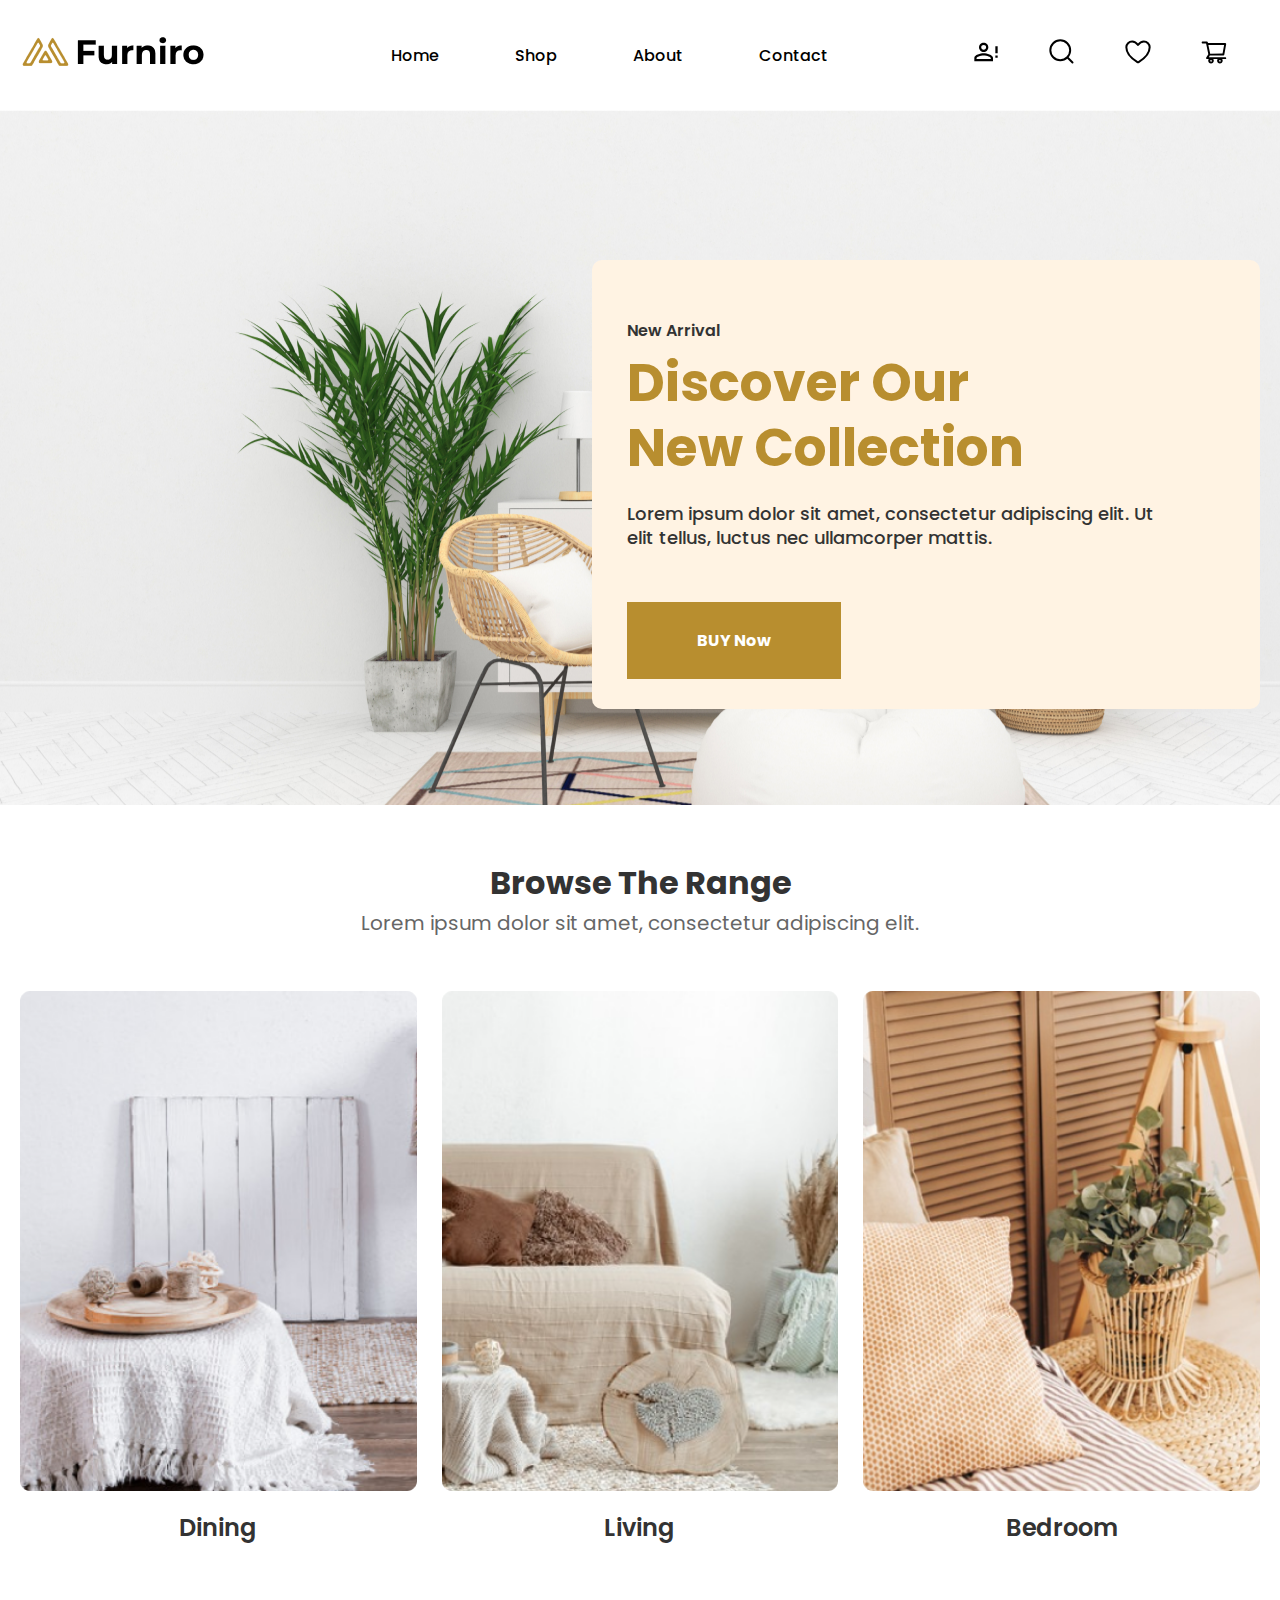
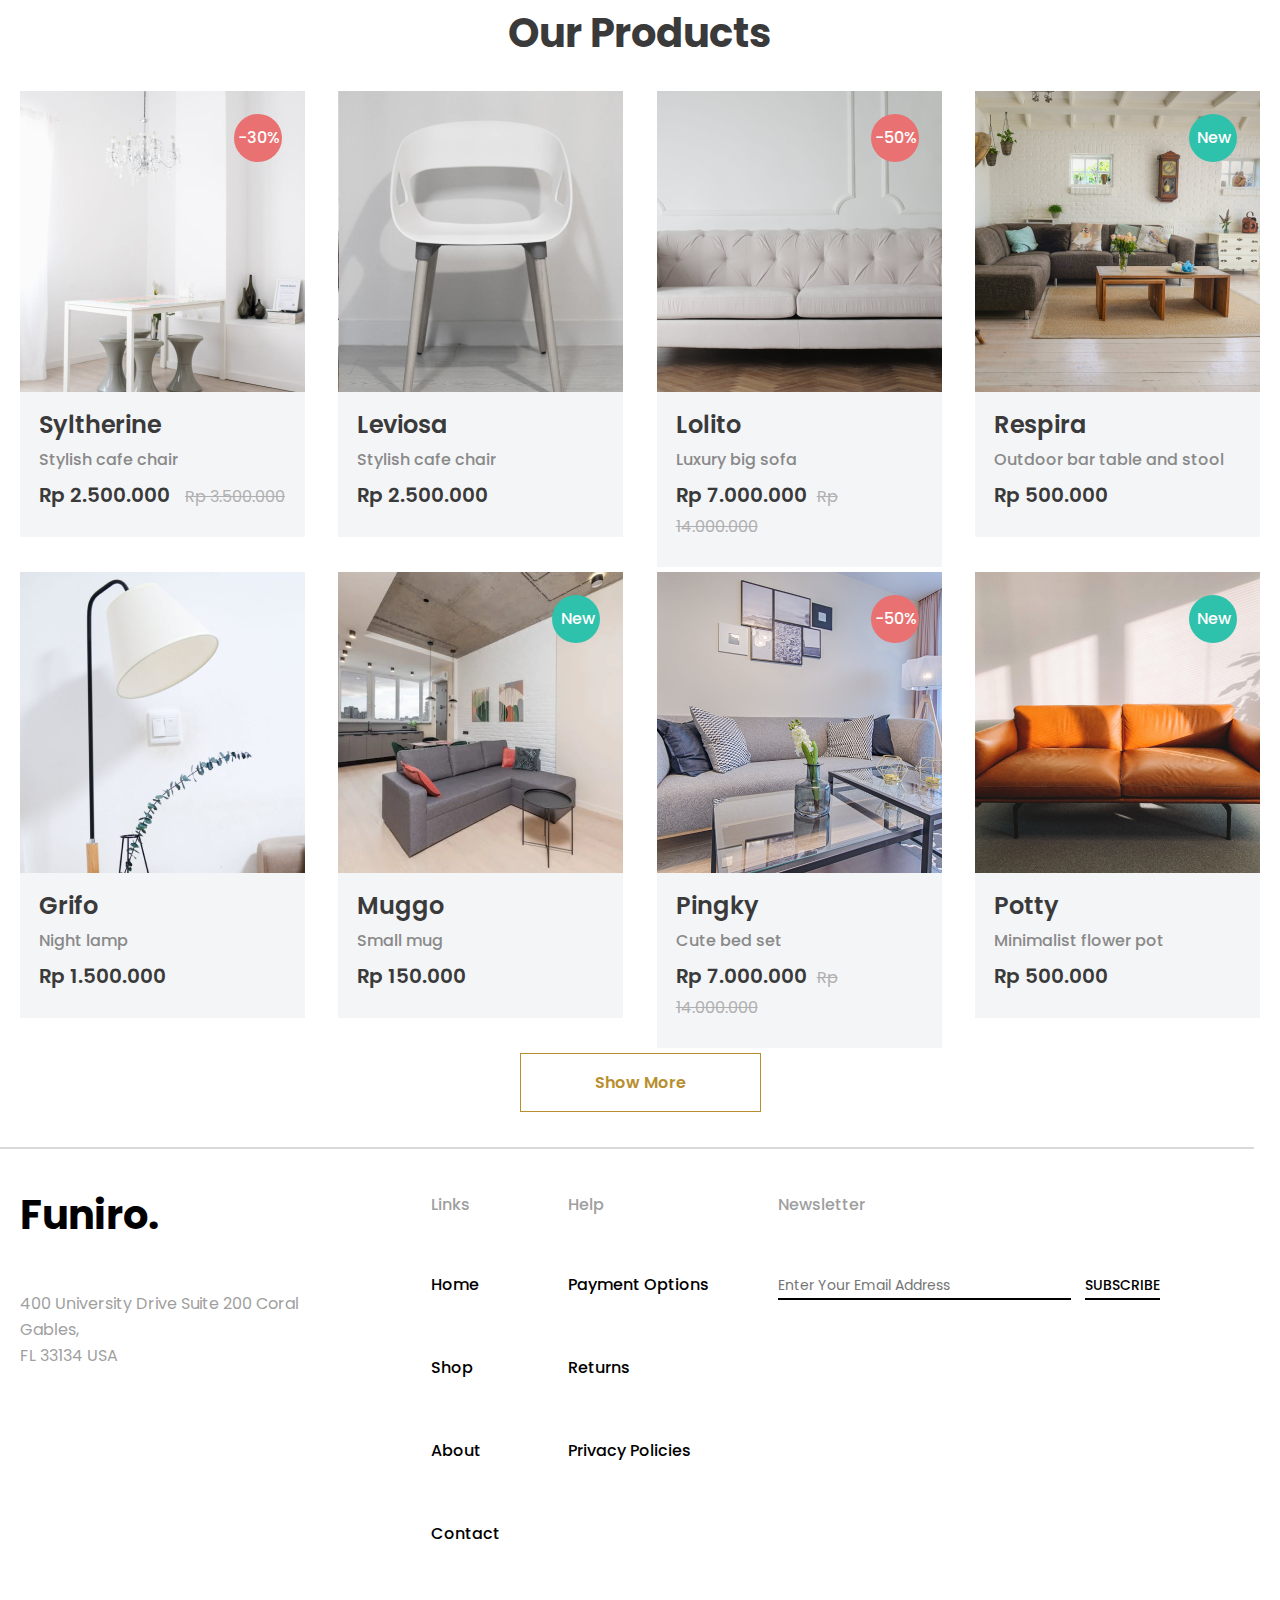
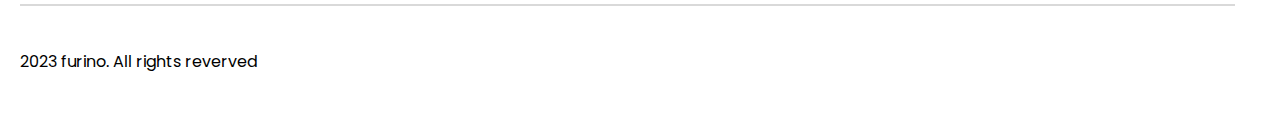
<file: index.html>
<!DOCTYPE html>
<html lang="en">

<head>
    <meta charset="UTF-8">
    <meta name="viewport" content="width=device-width, initial-scale=1.0">
    <title>Furniro</title>
    <link rel="preconnect" href="https://fonts.googleapis.com">
    <link rel="preconnect" href="https://fonts.gstatic.com" crossorigin>
    <link
        href="https://fonts.googleapis.com/css2?family=Poppins:ital,wght@0,100;0,200;0,300;0,400;0,500;0,600;0,700;0,800;0,900;1,100;1,200;1,300;1,400;1,500;1,600;1,700;1,800;1,900&family=Syne&display=swap"
        rel="stylesheet">
    <link rel="stylesheet" href="css/all.min.css">
    <link rel="stylesheet" href="css/style.css">
</head>

<body>
    <section id="header">
        <div class="container">
            <div class="menuLogoIcon">
                <div class="logo">
                    <span>
                        <a href="#">
                            <picture>
                                <img src="images/Frame 168.png" alt="Frame 168.png">
                            </picture>
                        </a>
                    </span>
                </div>
                <div class="menu">
                    <ul>
                        <li><a href="index.html">Home</a></li>
                        <li><a href="shop.html">Shop</a></li>
                        <div class="dropdownAbout">
                            <li><a href="#">About</a></li>
                            <div class="dropdownMenus">
                                <ul>
                                    <li style="display: block; padding-bottom: 16px;"><a href="checkout.html">Checkout</a></li>
                                    <li style="display: block; padding-bottom: 16px;"><a href="product_comparison.html">Product Comparison</a></li>
                                    <li style="display: block; padding-bottom: 16px;"><a href="single_product.html">Single Product</a></li>
                                    <li style="display: block; padding-bottom: 16px;"><a href="blog.html">Blog</a></li>
                                </ul>
                            </div>
                        </div>
                        <li><a href="contact.html">Contact</a></li>
                    </ul>
                </div>
                <div class="icons">
                    <svg width="28" height="28" viewBox="0 0 28 28" fill="none" xmlns="http://www.w3.org/2000/svg">
                        <path
                            d="M23.3333 14V8.16669H25.6666V15.1667H23.3333M23.3333 19.8334H25.6666V17.5H23.3333M11.6666 15.1667C14.7816 15.1667 21 16.73 21 19.8334V23.3334H2.33331V19.8334C2.33331 16.73 8.55165 15.1667 11.6666 15.1667ZM11.6666 4.66669C12.9043 4.66669 14.0913 5.15835 14.9665 6.03352C15.8416 6.90869 16.3333 8.09568 16.3333 9.33335C16.3333 10.571 15.8416 11.758 14.9665 12.6332C14.0913 13.5084 12.9043 14 11.6666 14C10.429 14 9.24198 13.5084 8.36682 12.6332C7.49164 11.758 6.99998 10.571 6.99998 9.33335C6.99998 8.09568 7.49164 6.90869 8.36682 6.03352C9.24198 5.15835 10.429 4.66669 11.6666 4.66669ZM11.6666 17.3834C8.20165 17.3834 4.54998 19.0867 4.54998 19.8334V21.1167H18.7833V19.8334C18.7833 19.0867 15.1316 17.3834 11.6666 17.3834ZM11.6666 6.88335C11.0169 6.88335 10.3937 7.14148 9.93424 7.60094C9.47477 8.06041 9.21665 8.68357 9.21665 9.33335C9.21665 9.98313 9.47477 10.6063 9.93424 11.0658C10.3937 11.5252 11.0169 11.7834 11.6666 11.7834C12.3164 11.7834 12.9396 11.5252 13.3991 11.0658C13.8585 10.6063 14.1166 9.98313 14.1166 9.33335C14.1166 8.68357 13.8585 8.06041 13.3991 7.60094C12.9396 7.14148 12.3164 6.88335 11.6666 6.88335Z"
                            fill="black" />
                    </svg>

                    <svg width="28" height="28" viewBox="0 0 28 28" fill="none" xmlns="http://www.w3.org/2000/svg">
                        <path
                            d="M24.5 24.5L19.2663 19.257M22.1666 12.25C22.1666 14.88 21.1219 17.4024 19.2621 19.2621C17.4024 21.1219 14.88 22.1666 12.25 22.1666C9.61992 22.1666 7.09757 21.1219 5.23784 19.2621C3.3781 17.4024 2.33331 14.88 2.33331 12.25C2.33331 9.61992 3.3781 7.09757 5.23784 5.23784C7.09757 3.3781 9.61992 2.33331 12.25 2.33331C14.88 2.33331 17.4024 3.3781 19.2621 5.23784C21.1219 7.09757 22.1666 9.61992 22.1666 12.25V12.25Z"
                            stroke="black" stroke-width="2" stroke-linecap="round" />
                    </svg>


                    <svg width="28" height="28" viewBox="0 0 28 28" fill="none" xmlns="http://www.w3.org/2000/svg">
                        <path
                            d="M8.16668 3.5C4.94551 3.5 2.33334 6.08533 2.33334 9.275C2.33334 11.8498 3.35418 17.9608 13.4027 24.1383C13.5827 24.2479 13.7893 24.3058 14 24.3058C14.2107 24.3058 14.4173 24.2479 14.5973 24.1383C24.6458 17.9608 25.6667 11.8498 25.6667 9.275C25.6667 6.08533 23.0545 3.5 19.8333 3.5C16.6122 3.5 14 7 14 7C14 7 11.3878 3.5 8.16668 3.5Z"
                            stroke="black" stroke-width="2" stroke-linecap="round" stroke-linejoin="round" />
                    </svg>

                    <svg width="28" height="28" viewBox="0 0 28 28" fill="none" xmlns="http://www.w3.org/2000/svg">
                        <path
                            d="M25.2355 19.1926H8.95234L9.76991 17.5273L23.3543 17.5027C23.8137 17.5027 24.2074 17.1746 24.2894 16.7207L26.1707 6.19062C26.2199 5.91445 26.1461 5.63008 25.9656 5.41406C25.8764 5.30775 25.7652 5.22211 25.6396 5.16309C25.514 5.10407 25.377 5.07308 25.2383 5.07227L7.95702 5.01484L7.80937 4.32031C7.7164 3.87734 7.31718 3.55469 6.86328 3.55469H2.63867C2.38267 3.55469 2.13716 3.65638 1.95614 3.8374C1.77513 4.01841 1.67343 4.26393 1.67343 4.51992C1.67343 4.77592 1.77513 5.02143 1.95614 5.20245C2.13716 5.38346 2.38267 5.48516 2.63867 5.48516H6.08124L6.72656 8.55312L8.31523 16.2449L6.26992 19.5836C6.1637 19.727 6.09972 19.8972 6.08523 20.075C6.07073 20.2528 6.10629 20.4312 6.18788 20.5898C6.35195 20.9152 6.68281 21.1203 7.04921 21.1203H8.7664C8.40032 21.6065 8.20258 22.1988 8.20312 22.8074C8.20312 24.3551 9.46093 25.6129 11.0086 25.6129C12.5562 25.6129 13.8141 24.3551 13.8141 22.8074C13.8141 22.1977 13.6117 21.6043 13.2508 21.1203H17.6559C17.2898 21.6065 17.092 22.1988 17.0926 22.8074C17.0926 24.3551 18.3504 25.6129 19.898 25.6129C21.4457 25.6129 22.7035 24.3551 22.7035 22.8074C22.7035 22.1977 22.5012 21.6043 22.1402 21.1203H25.2383C25.7687 21.1203 26.2035 20.6883 26.2035 20.1551C26.2019 19.8994 26.0993 19.6546 25.9179 19.4743C25.7366 19.294 25.4913 19.1927 25.2355 19.1926ZM8.35898 6.91797L24.1035 6.96992L22.5613 15.6051L10.1937 15.627L8.35898 6.91797ZM11.0086 23.6715C10.5328 23.6715 10.1445 23.2832 10.1445 22.8074C10.1445 22.3316 10.5328 21.9434 11.0086 21.9434C11.4844 21.9434 11.8726 22.3316 11.8726 22.8074C11.8726 23.0366 11.7816 23.2564 11.6196 23.4184C11.4575 23.5805 11.2378 23.6715 11.0086 23.6715ZM19.898 23.6715C19.4223 23.6715 19.034 23.2832 19.034 22.8074C19.034 22.3316 19.4223 21.9434 19.898 21.9434C20.3738 21.9434 20.7621 22.3316 20.7621 22.8074C20.7621 23.0366 20.6711 23.2564 20.509 23.4184C20.347 23.5805 20.1272 23.6715 19.898 23.6715Z"
                            fill="black" />
                    </svg>
                </div>
            </div>
        </div>
    </section>


    <section id="banner">
        <div class="container">
            <div class="bannerTexts">
                <h3>New Arrival</h3>
                <h1>Discover Our  New Collection</h1>
                <p>Lorem ipsum dolor sit amet, consectetur adipiscing elit. Ut elit tellus, luctus nec ullamcorper
                    mattis.</p>
                <a href="#">BUY Now</a>
            </div>
        </div>
    </section>

    <section id="browseTheRange">
        <div class="container">
            <h2>Browse The Range</h2>
            <div class="browseP">
                <p>Lorem ipsum dolor sit amet, consectetur adipiscing elit.</p>
            </div>
            <div class="roomsImage">
                <div class="dining">
                    <img src="images/Mask Group (1).png" alt="Mask Group (1).png">
                    <p>Dining</p>
                </div>
                <div class="living">
                    <img src="images/Image-living room.png" alt="Image-living room.png">
                    <p>Living</p>
                </div>
                <div class="bedroom">
                    <img src="images/Mask Group.png" alt="Mask Group.png">
                    <p>Bedroom</p>
                </div>
            </div>
        </div>
    </section>


    <section id="product">
        <div class="container">
            <h3>Our Products</h3>
            <div class="productImages">
                <div class="syltherine">
                    <picture>
                        <img src="images/Images.png" alt="Images.png">
                    </picture>
                    <div class="discount">
                        <h6>-30%</h6>
                    </div>
                    <div class="contents">
                        <h4>Syltherine</h4>
                        <h5>Stylish cafe chair</h5>
                        <p>Rp 2.500.000 <span><del>Rp 3.500.000</del></span></p>
                    </div>
                    <div class="overlay">
                        <div class="overlayContent">
                            <div class="addToCart">
                                <a href="cart.html">Add to cart</a>
                            </div>
                            <div class="overlayIcons">
                                <div class="share">
                                    <a href="#">
                                        <svg width="16" height="16" viewBox="0 0 16 16" fill="none"
                                            xmlns="http://www.w3.org/2000/svg">
                                            <path
                                                d="M12 10.6667C11.4747 10.6667 11 10.8734 10.644 11.2047L5.94 8.46671C5.97333 8.31337 6 8.16004 6 8.00004C6 7.84004 5.97333 7.68671 5.94 7.53337L10.64 4.79337C11 5.12671 11.4733 5.33337 12 5.33337C13.1067 5.33337 14 4.44004 14 3.33337C14 2.22671 13.1067 1.33337 12 1.33337C10.8933 1.33337 10 2.22671 10 3.33337C10 3.49337 10.0267 3.64671 10.06 3.80004L5.36 6.54004C5 6.20671 4.52667 6.00004 4 6.00004C2.89333 6.00004 2 6.89337 2 8.00004C2 9.10671 2.89333 10 4 10C4.52667 10 5 9.79337 5.36 9.46004L10.0587 12.2054C10.0211 12.3563 10.0014 12.5112 10 12.6667C10 13.0623 10.1173 13.4489 10.3371 13.7778C10.5568 14.1067 10.8692 14.3631 11.2346 14.5145C11.6001 14.6658 12.0022 14.7054 12.3902 14.6283C12.7781 14.5511 13.1345 14.3606 13.4142 14.0809C13.6939 13.8012 13.8844 13.4448 13.9616 13.0569C14.0387 12.6689 13.9991 12.2668 13.8478 11.9013C13.6964 11.5359 13.44 11.2235 13.1111 11.0038C12.7822 10.784 12.3956 10.6667 12 10.6667V10.6667Z"
                                                fill="white" />
                                        </svg>
                                        <h2>Share</h2>
                                    </a>
                                </div>
                                <div class="compare">
                                    <a href="#">
                                        <svg width="16" height="16" viewBox="0 0 16 16" fill="none"
                                            xmlns="http://www.w3.org/2000/svg">
                                            <path
                                                d="M10.08 7L11.08 8L14.52 4.55L11 1L10 2L11.8 3.8H2.00004V5.2H11.82L10.08 7ZM5.86004 9L4.86004 8L1.42004 11.5L4.91004 15L5.91004 14L4.10004 12.2H14V10.8H4.10004L5.86004 9Z"
                                                fill="white" />
                                        </svg>
                                        <h2>Compare</h2>
                                    </a>
                                </div>
                                <div class="heart">
                                    <a href="#">
                                        <svg width="16" height="16" viewBox="0 0 16 16" fill="none"
                                            xmlns="http://www.w3.org/2000/svg">
                                            <path
                                                d="M7.99973 14.0361C-5.33333 6.66669 3.99999 -1.33331 7.99973 3.72539C12 -1.33331 21.3333 6.66669 7.99973 14.0361Z"
                                                stroke="white" stroke-width="1.8" />
                                        </svg>
                                        <h2>Like</h2>
                                    </a>
                                </div>
                            </div>
                        </div>
                    </div>
                </div>


                <div class="leviosa">
                    <picture>
                        <img src="images/Images (1).png" alt="Images (1).png">
                    </picture>
                    <div class="contents">
                        <h4>Leviosa</h4>
                        <h5>Stylish cafe chair</h5>
                        <p>Rp 2.500.000</p>
                    </div>
                    <div class="overlay">
                        <div class="overlayContent">
                            <div class="addToCart">
                                <a href="cart.html">Add to cart</a>
                            </div>
                            <div class="overlayIcons">
                                <div class="share">
                                    <a href="#">
                                        <svg width="16" height="16" viewBox="0 0 16 16" fill="none"
                                            xmlns="http://www.w3.org/2000/svg">
                                            <path
                                                d="M12 10.6667C11.4747 10.6667 11 10.8734 10.644 11.2047L5.94 8.46671C5.97333 8.31337 6 8.16004 6 8.00004C6 7.84004 5.97333 7.68671 5.94 7.53337L10.64 4.79337C11 5.12671 11.4733 5.33337 12 5.33337C13.1067 5.33337 14 4.44004 14 3.33337C14 2.22671 13.1067 1.33337 12 1.33337C10.8933 1.33337 10 2.22671 10 3.33337C10 3.49337 10.0267 3.64671 10.06 3.80004L5.36 6.54004C5 6.20671 4.52667 6.00004 4 6.00004C2.89333 6.00004 2 6.89337 2 8.00004C2 9.10671 2.89333 10 4 10C4.52667 10 5 9.79337 5.36 9.46004L10.0587 12.2054C10.0211 12.3563 10.0014 12.5112 10 12.6667C10 13.0623 10.1173 13.4489 10.3371 13.7778C10.5568 14.1067 10.8692 14.3631 11.2346 14.5145C11.6001 14.6658 12.0022 14.7054 12.3902 14.6283C12.7781 14.5511 13.1345 14.3606 13.4142 14.0809C13.6939 13.8012 13.8844 13.4448 13.9616 13.0569C14.0387 12.6689 13.9991 12.2668 13.8478 11.9013C13.6964 11.5359 13.44 11.2235 13.1111 11.0038C12.7822 10.784 12.3956 10.6667 12 10.6667V10.6667Z"
                                                fill="white" />
                                        </svg>
                                        <h2>Share</h2>
                                    </a>
                                </div>
                                <div class="compare">
                                    <a href="#">
                                        <svg width="16" height="16" viewBox="0 0 16 16" fill="none"
                                            xmlns="http://www.w3.org/2000/svg">
                                            <path
                                                d="M10.08 7L11.08 8L14.52 4.55L11 1L10 2L11.8 3.8H2.00004V5.2H11.82L10.08 7ZM5.86004 9L4.86004 8L1.42004 11.5L4.91004 15L5.91004 14L4.10004 12.2H14V10.8H4.10004L5.86004 9Z"
                                                fill="white" />
                                        </svg>
                                        <h2>Compare</h2>
                                    </a>
                                </div>
                                <div class="heart">
                                    <a href="#">
                                        <svg width="16" height="16" viewBox="0 0 16 16" fill="none"
                                            xmlns="http://www.w3.org/2000/svg">
                                            <path
                                                d="M7.99973 14.0361C-5.33333 6.66669 3.99999 -1.33331 7.99973 3.72539C12 -1.33331 21.3333 6.66669 7.99973 14.0361Z"
                                                stroke="white" stroke-width="1.8" />
                                        </svg>
                                        <h2>Like</h2>
                                    </a>
                                </div>
                            </div>
                        </div>
                    </div>
                </div>

                <div class="lolito">
                    <picture>
                        <img src="images/Images (2).png" alt="Images (2).png">
                    </picture>
                    <div class="discount">
                        <h6>-50%</h6>
                    </div>
                    <div class="contents">
                        <h4>Lolito</h4>
                        <h5>Luxury big sofa</h5>
                        <p>Rp 7.000.000 <span><del>Rp 14.000.000</del></span></p>
                    </div>
                    <div class="overlay">
                        <div class="overlayContent">
                            <div class="addToCart">
                                <a href="cart.html">Add to cart</a>
                            </div>
                            <div class="overlayIcons">
                                <div class="share">
                                    <a href="#">
                                        <svg width="16" height="16" viewBox="0 0 16 16" fill="none"
                                            xmlns="http://www.w3.org/2000/svg">
                                            <path
                                                d="M12 10.6667C11.4747 10.6667 11 10.8734 10.644 11.2047L5.94 8.46671C5.97333 8.31337 6 8.16004 6 8.00004C6 7.84004 5.97333 7.68671 5.94 7.53337L10.64 4.79337C11 5.12671 11.4733 5.33337 12 5.33337C13.1067 5.33337 14 4.44004 14 3.33337C14 2.22671 13.1067 1.33337 12 1.33337C10.8933 1.33337 10 2.22671 10 3.33337C10 3.49337 10.0267 3.64671 10.06 3.80004L5.36 6.54004C5 6.20671 4.52667 6.00004 4 6.00004C2.89333 6.00004 2 6.89337 2 8.00004C2 9.10671 2.89333 10 4 10C4.52667 10 5 9.79337 5.36 9.46004L10.0587 12.2054C10.0211 12.3563 10.0014 12.5112 10 12.6667C10 13.0623 10.1173 13.4489 10.3371 13.7778C10.5568 14.1067 10.8692 14.3631 11.2346 14.5145C11.6001 14.6658 12.0022 14.7054 12.3902 14.6283C12.7781 14.5511 13.1345 14.3606 13.4142 14.0809C13.6939 13.8012 13.8844 13.4448 13.9616 13.0569C14.0387 12.6689 13.9991 12.2668 13.8478 11.9013C13.6964 11.5359 13.44 11.2235 13.1111 11.0038C12.7822 10.784 12.3956 10.6667 12 10.6667V10.6667Z"
                                                fill="white" />
                                        </svg>
                                        <h2>Share</h2>
                                    </a>
                                </div>
                                <div class="compare">
                                    <a href="#">
                                        <svg width="16" height="16" viewBox="0 0 16 16" fill="none"
                                            xmlns="http://www.w3.org/2000/svg">
                                            <path
                                                d="M10.08 7L11.08 8L14.52 4.55L11 1L10 2L11.8 3.8H2.00004V5.2H11.82L10.08 7ZM5.86004 9L4.86004 8L1.42004 11.5L4.91004 15L5.91004 14L4.10004 12.2H14V10.8H4.10004L5.86004 9Z"
                                                fill="white" />
                                        </svg>
                                        <h2>Compare</h2>
                                    </a>
                                </div>
                                <div class="heart">
                                    <a href="#">
                                        <svg width="16" height="16" viewBox="0 0 16 16" fill="none"
                                            xmlns="http://www.w3.org/2000/svg">
                                            <path
                                                d="M7.99973 14.0361C-5.33333 6.66669 3.99999 -1.33331 7.99973 3.72539C12 -1.33331 21.3333 6.66669 7.99973 14.0361Z"
                                                stroke="white" stroke-width="1.8" />
                                        </svg>
                                        <h2>Like</h2>
                                    </a>
                                </div>
                            </div>
                        </div>
                    </div>
                </div>


                <div class="respira">
                    <picture>
                        <img src="images/Images (3).png" alt="Images (3).png">
                    </picture>
                    <div class="discount">
                        <h6>New</h6>
                    </div>
                    <div class="contents">
                        <h4>Respira</h4>
                        <h5>Outdoor bar table and stool</h5>
                        <p>Rp 500.000</p>
                    </div>
                    <div class="overlay">
                        <div class="overlayContent">
                            <div class="addToCart">
                                <a href="cart.html">Add to cart</a>
                            </div>
                            <div class="overlayIcons">
                                <div class="share">
                                    <a href="#">
                                        <svg width="16" height="16" viewBox="0 0 16 16" fill="none"
                                            xmlns="http://www.w3.org/2000/svg">
                                            <path
                                                d="M12 10.6667C11.4747 10.6667 11 10.8734 10.644 11.2047L5.94 8.46671C5.97333 8.31337 6 8.16004 6 8.00004C6 7.84004 5.97333 7.68671 5.94 7.53337L10.64 4.79337C11 5.12671 11.4733 5.33337 12 5.33337C13.1067 5.33337 14 4.44004 14 3.33337C14 2.22671 13.1067 1.33337 12 1.33337C10.8933 1.33337 10 2.22671 10 3.33337C10 3.49337 10.0267 3.64671 10.06 3.80004L5.36 6.54004C5 6.20671 4.52667 6.00004 4 6.00004C2.89333 6.00004 2 6.89337 2 8.00004C2 9.10671 2.89333 10 4 10C4.52667 10 5 9.79337 5.36 9.46004L10.0587 12.2054C10.0211 12.3563 10.0014 12.5112 10 12.6667C10 13.0623 10.1173 13.4489 10.3371 13.7778C10.5568 14.1067 10.8692 14.3631 11.2346 14.5145C11.6001 14.6658 12.0022 14.7054 12.3902 14.6283C12.7781 14.5511 13.1345 14.3606 13.4142 14.0809C13.6939 13.8012 13.8844 13.4448 13.9616 13.0569C14.0387 12.6689 13.9991 12.2668 13.8478 11.9013C13.6964 11.5359 13.44 11.2235 13.1111 11.0038C12.7822 10.784 12.3956 10.6667 12 10.6667V10.6667Z"
                                                fill="white" />
                                        </svg>
                                        <h2>Share</h2>
                                    </a>
                                </div>
                                <div class="compare">
                                    <a href="#">
                                        <svg width="16" height="16" viewBox="0 0 16 16" fill="none"
                                            xmlns="http://www.w3.org/2000/svg">
                                            <path
                                                d="M10.08 7L11.08 8L14.52 4.55L11 1L10 2L11.8 3.8H2.00004V5.2H11.82L10.08 7ZM5.86004 9L4.86004 8L1.42004 11.5L4.91004 15L5.91004 14L4.10004 12.2H14V10.8H4.10004L5.86004 9Z"
                                                fill="white" />
                                        </svg>
                                        <h2>Compare</h2>
                                    </a>
                                </div>
                                <div class="heart">
                                    <a href="#">
                                        <svg width="16" height="16" viewBox="0 0 16 16" fill="none"
                                            xmlns="http://www.w3.org/2000/svg">
                                            <path
                                                d="M7.99973 14.0361C-5.33333 6.66669 3.99999 -1.33331 7.99973 3.72539C12 -1.33331 21.3333 6.66669 7.99973 14.0361Z"
                                                stroke="white" stroke-width="1.8" />
                                        </svg>
                                        <h2>Like</h2>
                                    </a>
                                </div>
                            </div>
                        </div>
                    </div>
                </div>


                <div class="grifo">
                    <picture>
                        <img src="images/Images (4).png" alt="Images (4).png">
                    </picture>

                    <div class="contents">
                        <h4>Grifo</h4>
                        <h5>Night lamp</h5>
                        <p>Rp 1.500.000</p>
                    </div>
                    <div class="overlay">
                        <div class="overlayContent">
                            <div class="addToCart">
                                <a href="cart.html">Add to cart</a>
                            </div>
                            <div class="overlayIcons">
                                <div class="share">
                                    <a href="#">
                                        <svg width="16" height="16" viewBox="0 0 16 16" fill="none"
                                            xmlns="http://www.w3.org/2000/svg">
                                            <path
                                                d="M12 10.6667C11.4747 10.6667 11 10.8734 10.644 11.2047L5.94 8.46671C5.97333 8.31337 6 8.16004 6 8.00004C6 7.84004 5.97333 7.68671 5.94 7.53337L10.64 4.79337C11 5.12671 11.4733 5.33337 12 5.33337C13.1067 5.33337 14 4.44004 14 3.33337C14 2.22671 13.1067 1.33337 12 1.33337C10.8933 1.33337 10 2.22671 10 3.33337C10 3.49337 10.0267 3.64671 10.06 3.80004L5.36 6.54004C5 6.20671 4.52667 6.00004 4 6.00004C2.89333 6.00004 2 6.89337 2 8.00004C2 9.10671 2.89333 10 4 10C4.52667 10 5 9.79337 5.36 9.46004L10.0587 12.2054C10.0211 12.3563 10.0014 12.5112 10 12.6667C10 13.0623 10.1173 13.4489 10.3371 13.7778C10.5568 14.1067 10.8692 14.3631 11.2346 14.5145C11.6001 14.6658 12.0022 14.7054 12.3902 14.6283C12.7781 14.5511 13.1345 14.3606 13.4142 14.0809C13.6939 13.8012 13.8844 13.4448 13.9616 13.0569C14.0387 12.6689 13.9991 12.2668 13.8478 11.9013C13.6964 11.5359 13.44 11.2235 13.1111 11.0038C12.7822 10.784 12.3956 10.6667 12 10.6667V10.6667Z"
                                                fill="white" />
                                        </svg>
                                        <h2>Share</h2>
                                    </a>
                                </div>
                                <div class="compare">
                                    <a href="#">
                                        <svg width="16" height="16" viewBox="0 0 16 16" fill="none"
                                            xmlns="http://www.w3.org/2000/svg">
                                            <path
                                                d="M10.08 7L11.08 8L14.52 4.55L11 1L10 2L11.8 3.8H2.00004V5.2H11.82L10.08 7ZM5.86004 9L4.86004 8L1.42004 11.5L4.91004 15L5.91004 14L4.10004 12.2H14V10.8H4.10004L5.86004 9Z"
                                                fill="white" />
                                        </svg>
                                        <h2>Compare</h2>
                                    </a>
                                </div>
                                <div class="heart">
                                    <a href="#">
                                        <svg width="16" height="16" viewBox="0 0 16 16" fill="none"
                                            xmlns="http://www.w3.org/2000/svg">
                                            <path
                                                d="M7.99973 14.0361C-5.33333 6.66669 3.99999 -1.33331 7.99973 3.72539C12 -1.33331 21.3333 6.66669 7.99973 14.0361Z"
                                                stroke="white" stroke-width="1.8" />
                                        </svg>
                                        <h2>Like</h2>
                                    </a>
                                </div>
                            </div>
                        </div>
                    </div>
                </div>



                <div class="muggo">
                    <picture>
                        <img src="images/Images (5).png" alt="Images (5).png">
                    </picture>
                    <div class="discount">
                        <h6>New</h6>
                    </div>
                    <div class="contents">
                        <h4>Muggo</h4>
                        <h5>Small mug</h5>
                        <p>Rp 150.000</p>
                    </div>
                    <div class="overlay">
                        <div class="overlayContent">
                            <div class="addToCart">
                                <a href="cart.html">Add to cart</a>
                            </div>
                            <div class="overlayIcons">
                                <div class="share">
                                    <a href="#">
                                        <svg width="16" height="16" viewBox="0 0 16 16" fill="none"
                                            xmlns="http://www.w3.org/2000/svg">
                                            <path
                                                d="M12 10.6667C11.4747 10.6667 11 10.8734 10.644 11.2047L5.94 8.46671C5.97333 8.31337 6 8.16004 6 8.00004C6 7.84004 5.97333 7.68671 5.94 7.53337L10.64 4.79337C11 5.12671 11.4733 5.33337 12 5.33337C13.1067 5.33337 14 4.44004 14 3.33337C14 2.22671 13.1067 1.33337 12 1.33337C10.8933 1.33337 10 2.22671 10 3.33337C10 3.49337 10.0267 3.64671 10.06 3.80004L5.36 6.54004C5 6.20671 4.52667 6.00004 4 6.00004C2.89333 6.00004 2 6.89337 2 8.00004C2 9.10671 2.89333 10 4 10C4.52667 10 5 9.79337 5.36 9.46004L10.0587 12.2054C10.0211 12.3563 10.0014 12.5112 10 12.6667C10 13.0623 10.1173 13.4489 10.3371 13.7778C10.5568 14.1067 10.8692 14.3631 11.2346 14.5145C11.6001 14.6658 12.0022 14.7054 12.3902 14.6283C12.7781 14.5511 13.1345 14.3606 13.4142 14.0809C13.6939 13.8012 13.8844 13.4448 13.9616 13.0569C14.0387 12.6689 13.9991 12.2668 13.8478 11.9013C13.6964 11.5359 13.44 11.2235 13.1111 11.0038C12.7822 10.784 12.3956 10.6667 12 10.6667V10.6667Z"
                                                fill="white" />
                                        </svg>
                                        <h2>Share</h2>
                                    </a>
                                </div>
                                <div class="compare">
                                    <a href="#">
                                        <svg width="16" height="16" viewBox="0 0 16 16" fill="none"
                                            xmlns="http://www.w3.org/2000/svg">
                                            <path
                                                d="M10.08 7L11.08 8L14.52 4.55L11 1L10 2L11.8 3.8H2.00004V5.2H11.82L10.08 7ZM5.86004 9L4.86004 8L1.42004 11.5L4.91004 15L5.91004 14L4.10004 12.2H14V10.8H4.10004L5.86004 9Z"
                                                fill="white" />
                                        </svg>
                                        <h2>Compare</h2>
                                    </a>
                                </div>
                                <div class="heart">
                                    <a href="#">
                                        <svg width="16" height="16" viewBox="0 0 16 16" fill="none"
                                            xmlns="http://www.w3.org/2000/svg">
                                            <path
                                                d="M7.99973 14.0361C-5.33333 6.66669 3.99999 -1.33331 7.99973 3.72539C12 -1.33331 21.3333 6.66669 7.99973 14.0361Z"
                                                stroke="white" stroke-width="1.8" />
                                        </svg>
                                        <h2>Like</h2>
                                    </a>
                                </div>
                            </div>
                        </div>
                    </div>
                </div>



                <div class="pingky">
                    <picture>
                        <img src="images/Images (6).png" alt="Images (6).png">
                    </picture>
                    <div class="discount">
                        <h6>-50%</h6>
                    </div>
                    <div class="contents">
                        <h4>Pingky</h4>
                        <h5>Cute bed set</h5>
                        <p>Rp 7.000.000 <span><del>Rp 14.000.000</del></span></p>
                    </div>
                    <div class="overlay">
                        <div class="overlayContent">
                            <div class="addToCart">
                                <a href="cart.html">Add to cart</a>
                            </div>
                            <div class="overlayIcons">
                                <div class="share">
                                    <a href="#">
                                        <svg width="16" height="16" viewBox="0 0 16 16" fill="none"
                                            xmlns="http://www.w3.org/2000/svg">
                                            <path
                                                d="M12 10.6667C11.4747 10.6667 11 10.8734 10.644 11.2047L5.94 8.46671C5.97333 8.31337 6 8.16004 6 8.00004C6 7.84004 5.97333 7.68671 5.94 7.53337L10.64 4.79337C11 5.12671 11.4733 5.33337 12 5.33337C13.1067 5.33337 14 4.44004 14 3.33337C14 2.22671 13.1067 1.33337 12 1.33337C10.8933 1.33337 10 2.22671 10 3.33337C10 3.49337 10.0267 3.64671 10.06 3.80004L5.36 6.54004C5 6.20671 4.52667 6.00004 4 6.00004C2.89333 6.00004 2 6.89337 2 8.00004C2 9.10671 2.89333 10 4 10C4.52667 10 5 9.79337 5.36 9.46004L10.0587 12.2054C10.0211 12.3563 10.0014 12.5112 10 12.6667C10 13.0623 10.1173 13.4489 10.3371 13.7778C10.5568 14.1067 10.8692 14.3631 11.2346 14.5145C11.6001 14.6658 12.0022 14.7054 12.3902 14.6283C12.7781 14.5511 13.1345 14.3606 13.4142 14.0809C13.6939 13.8012 13.8844 13.4448 13.9616 13.0569C14.0387 12.6689 13.9991 12.2668 13.8478 11.9013C13.6964 11.5359 13.44 11.2235 13.1111 11.0038C12.7822 10.784 12.3956 10.6667 12 10.6667V10.6667Z"
                                                fill="white" />
                                        </svg>
                                        <h2>Share</h2>
                                    </a>
                                </div>
                                <div class="compare">
                                    <a href="#">
                                        <svg width="16" height="16" viewBox="0 0 16 16" fill="none"
                                            xmlns="http://www.w3.org/2000/svg">
                                            <path
                                                d="M10.08 7L11.08 8L14.52 4.55L11 1L10 2L11.8 3.8H2.00004V5.2H11.82L10.08 7ZM5.86004 9L4.86004 8L1.42004 11.5L4.91004 15L5.91004 14L4.10004 12.2H14V10.8H4.10004L5.86004 9Z"
                                                fill="white" />
                                        </svg>
                                        <h2>Compare</h2>
                                    </a>
                                </div>
                                <div class="heart">
                                    <a href="#">
                                        <svg width="16" height="16" viewBox="0 0 16 16" fill="none"
                                            xmlns="http://www.w3.org/2000/svg">
                                            <path
                                                d="M7.99973 14.0361C-5.33333 6.66669 3.99999 -1.33331 7.99973 3.72539C12 -1.33331 21.3333 6.66669 7.99973 14.0361Z"
                                                stroke="white" stroke-width="1.8" />
                                        </svg>
                                        <h2>Like</h2>
                                    </a>
                                </div>
                            </div>
                        </div>
                    </div>
                </div>


                <div class="potty">
                    <picture>
                        <img src="images/Images (7).png" alt="Images (7).png">
                    </picture>
                    <div class="discount">
                        <h6>New</h6>
                    </div>
                    <div class="contents">
                        <h4>Potty</h4>
                        <h5>Minimalist flower pot</h5>
                        <p>Rp 500.000</p>
                    </div>
                    <div class="overlay">
                        <div class="overlayContent">
                            <div class="addToCart">
                                <a href="cart.html">Add to cart</a>
                            </div>
                            <div class="overlayIcons">
                                <div class="share">
                                    <a href="#">
                                        <svg width="16" height="16" viewBox="0 0 16 16" fill="none"
                                            xmlns="http://www.w3.org/2000/svg">
                                            <path
                                                d="M12 10.6667C11.4747 10.6667 11 10.8734 10.644 11.2047L5.94 8.46671C5.97333 8.31337 6 8.16004 6 8.00004C6 7.84004 5.97333 7.68671 5.94 7.53337L10.64 4.79337C11 5.12671 11.4733 5.33337 12 5.33337C13.1067 5.33337 14 4.44004 14 3.33337C14 2.22671 13.1067 1.33337 12 1.33337C10.8933 1.33337 10 2.22671 10 3.33337C10 3.49337 10.0267 3.64671 10.06 3.80004L5.36 6.54004C5 6.20671 4.52667 6.00004 4 6.00004C2.89333 6.00004 2 6.89337 2 8.00004C2 9.10671 2.89333 10 4 10C4.52667 10 5 9.79337 5.36 9.46004L10.0587 12.2054C10.0211 12.3563 10.0014 12.5112 10 12.6667C10 13.0623 10.1173 13.4489 10.3371 13.7778C10.5568 14.1067 10.8692 14.3631 11.2346 14.5145C11.6001 14.6658 12.0022 14.7054 12.3902 14.6283C12.7781 14.5511 13.1345 14.3606 13.4142 14.0809C13.6939 13.8012 13.8844 13.4448 13.9616 13.0569C14.0387 12.6689 13.9991 12.2668 13.8478 11.9013C13.6964 11.5359 13.44 11.2235 13.1111 11.0038C12.7822 10.784 12.3956 10.6667 12 10.6667V10.6667Z"
                                                fill="white" />
                                        </svg>
                                        <h2>Share</h2>
                                    </a>
                                </div>
                                <div class="compare">
                                    <a href="#">
                                        <svg width="16" height="16" viewBox="0 0 16 16" fill="none"
                                            xmlns="http://www.w3.org/2000/svg">
                                            <path
                                                d="M10.08 7L11.08 8L14.52 4.55L11 1L10 2L11.8 3.8H2.00004V5.2H11.82L10.08 7ZM5.86004 9L4.86004 8L1.42004 11.5L4.91004 15L5.91004 14L4.10004 12.2H14V10.8H4.10004L5.86004 9Z"
                                                fill="white" />
                                        </svg>
                                        <h2>Compare</h2>
                                    </a>
                                </div>
                                <div class="heart">
                                    <a href="#">
                                        <svg width="16" height="16" viewBox="0 0 16 16" fill="none"
                                            xmlns="http://www.w3.org/2000/svg">
                                            <path
                                                d="M7.99973 14.0361C-5.33333 6.66669 3.99999 -1.33331 7.99973 3.72539C12 -1.33331 21.3333 6.66669 7.99973 14.0361Z"
                                                stroke="white" stroke-width="1.8" />
                                        </svg>
                                        <h2>Like</h2>
                                    </a>
                                </div>
                            </div>
                        </div>
                    </div>
                </div>

            </div>
            <div class="showMore">
                <a href="#">
                    Show More
                </a>
            </div>
        </div>
    </section>
    <section id="footer">
        <hr>
        <div class="container">
            <div class="fourFlexItems">
                <div class="oneFlex">
                    <h4>Funiro.</h4>
                    <p>400 University Drive Suite 200 Coral Gables,<br>
                        FL 33134 USA</p>
                </div>
                <div class="secondFlex">
                    <h6>Links</h6>
                    <ul>
                        <li><a href="#">Home</a></li>
                        <li><a href="#">Shop</a></li>
                        <li><a href="#">About</a></li>
                        <li><a href="#">Contact</a></li>
                    </ul>
                </div>
                <div class="thirdFlex">
                    <h6>Help</h6>
                    <ul>
                        <li><a href="#">Payment Options</a></li>
                        <li><a href="#">Returns</a></li>
                        <li><a href="#">Privacy Policies</a></li>
                    </ul>
                </div>
                <div class="fourthFlex">
                    <h6>Newsletter</h6>
                    <input type="email" placeholder="Enter Your Email Address">
                    <a href="#">SUBSCRIBE</a>
                </div>
            </div>
            <hr>
            <div class="copyright">
                <p>2023 furino. All rights reverved</p>
            </div>
        </div>
    </section>
</body>

</html>
</file>
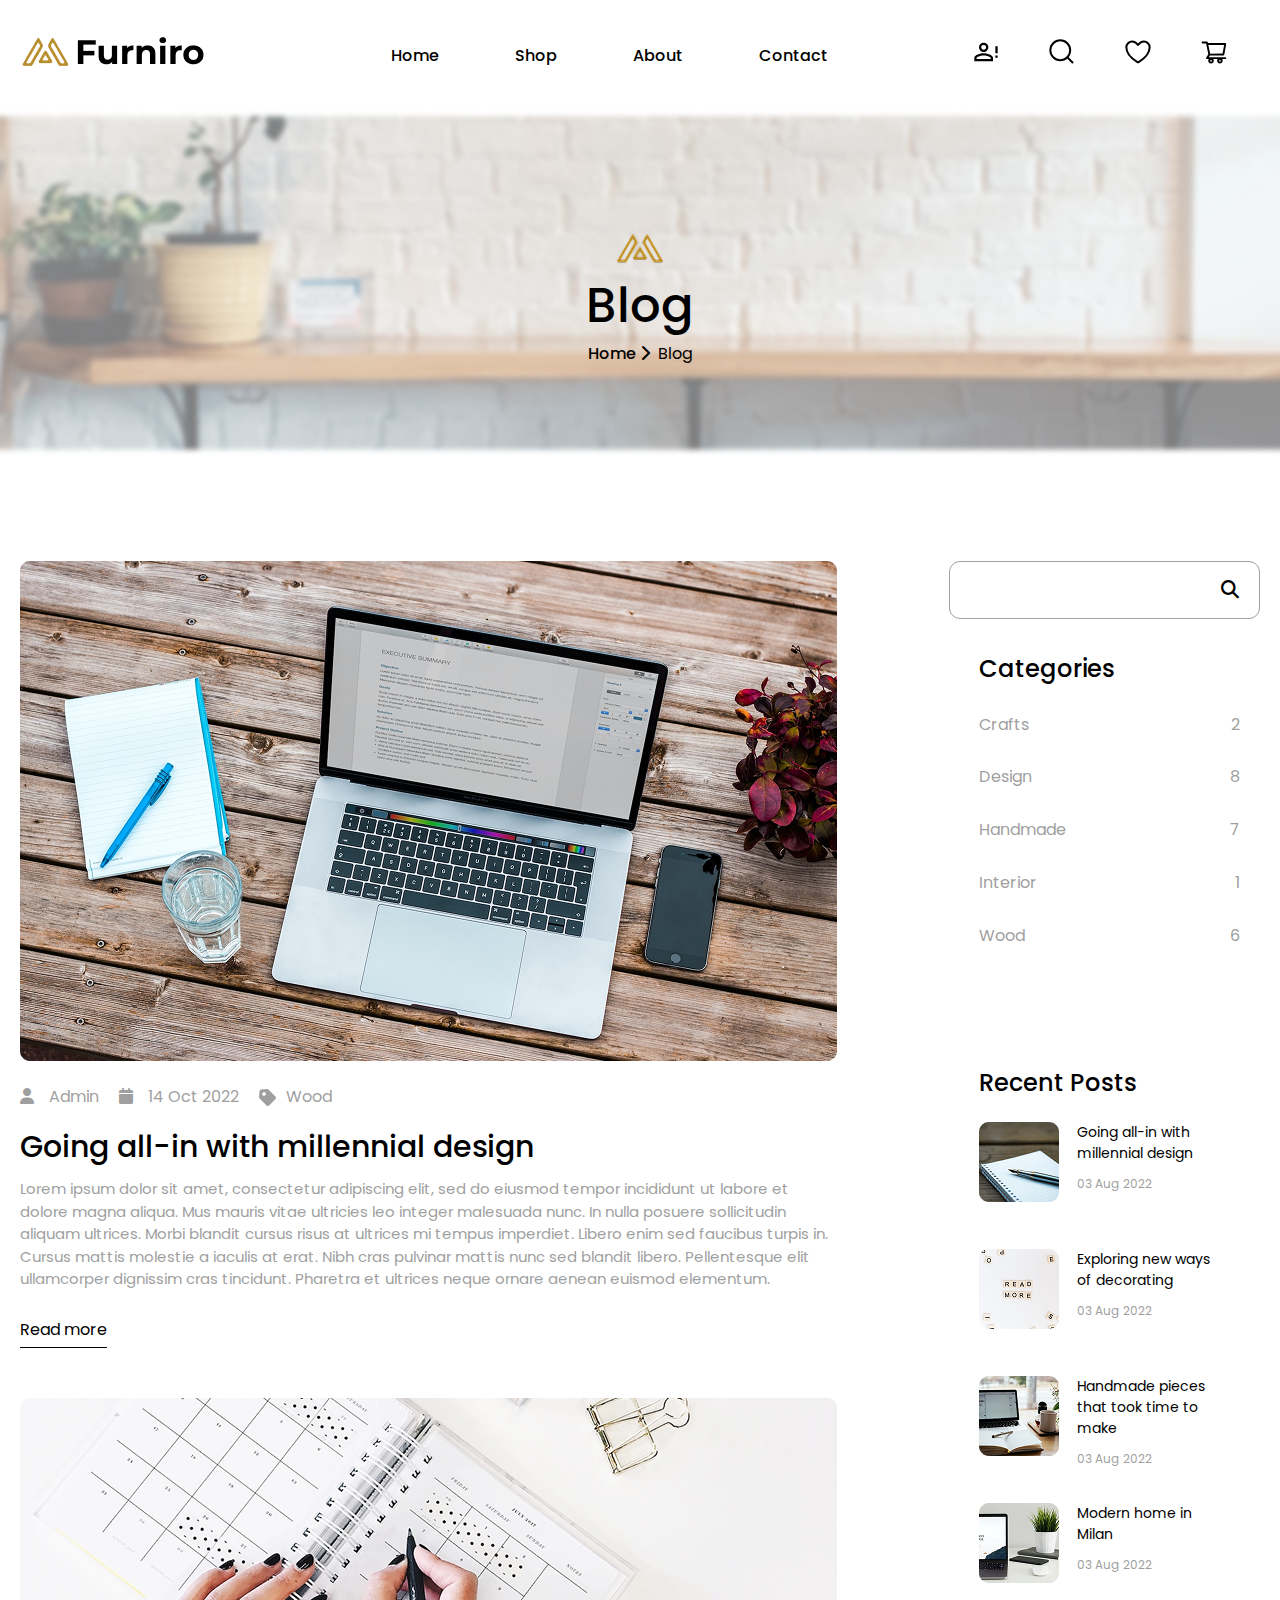
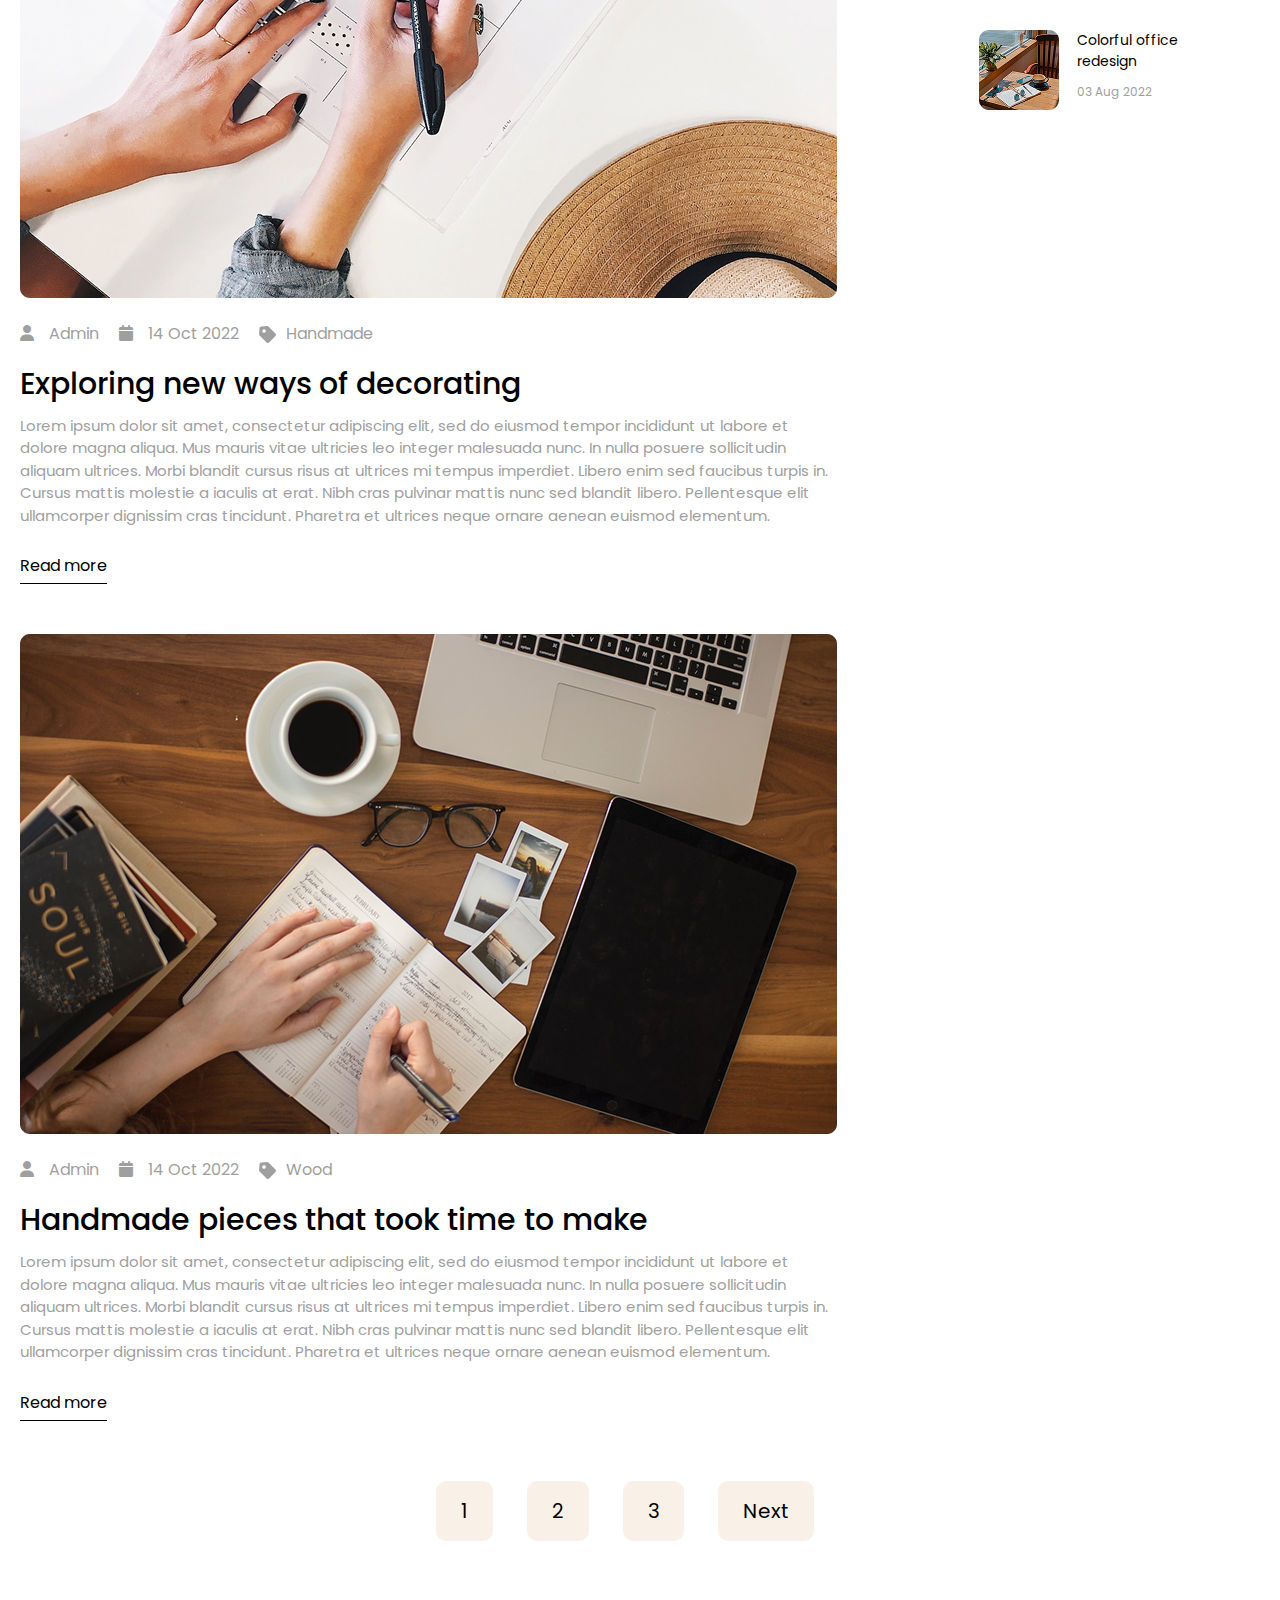
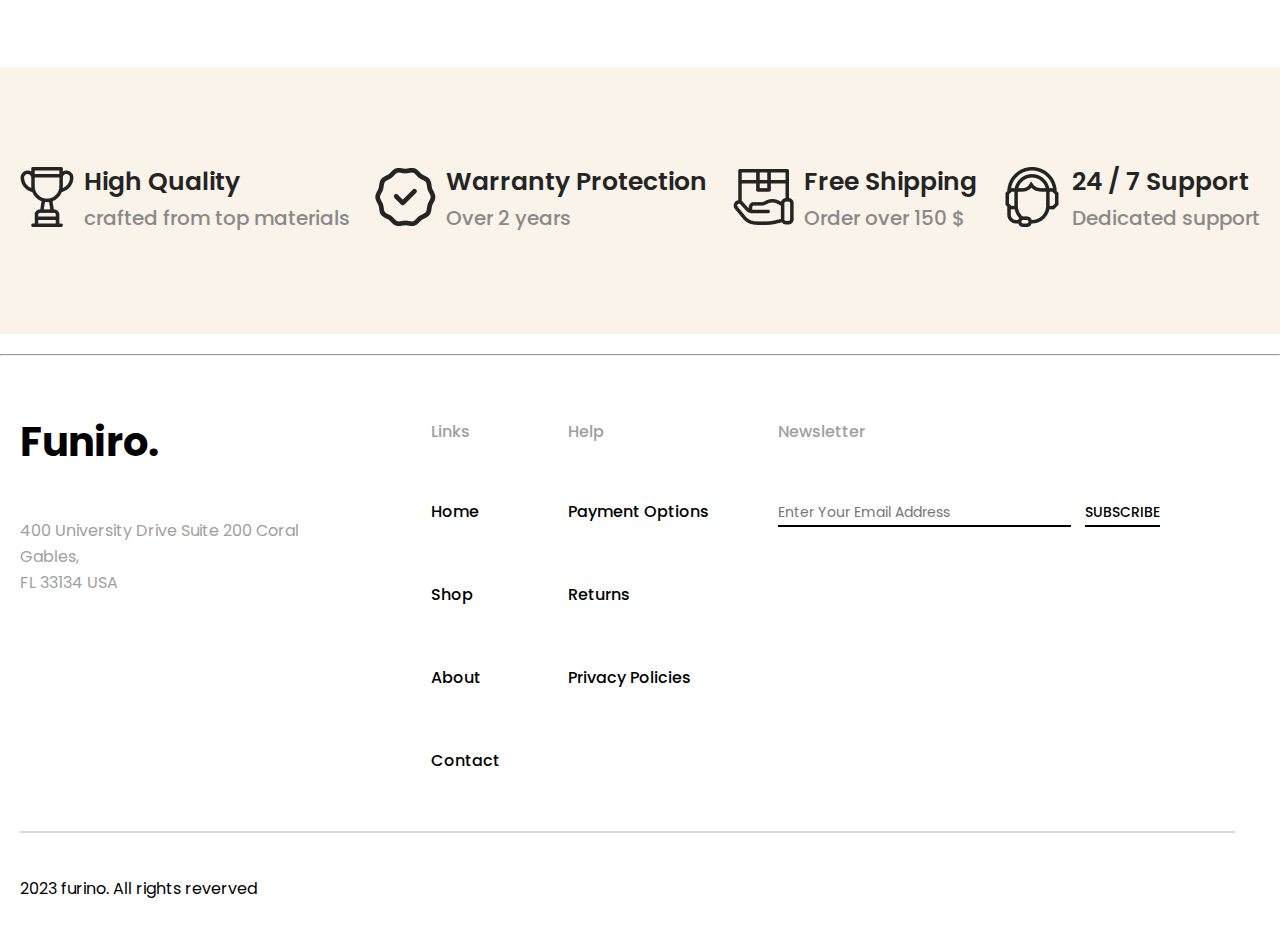
<file: blog.html>
<!DOCTYPE html>
<html lang="en">

<head>
    <meta charset="UTF-8">
    <meta name="viewport" content="width=device-width, initial-scale=1.0">
    <title>Blog</title>
    <link rel="preconnect" href="https://fonts.googleapis.com">
    <link rel="preconnect" href="https://fonts.gstatic.com" crossorigin>
    <link
        href="https://fonts.googleapis.com/css2?family=Poppins:ital,wght@0,100;0,200;0,300;0,400;0,500;0,600;0,700;0,800;0,900;1,100;1,200;1,300;1,400;1,500;1,600;1,700;1,800;1,900&family=Syne&display=swap"
        rel="stylesheet">
    <link rel="stylesheet" href="css/all.min.css">
    <link rel="stylesheet" href="css/style.css">
</head>

<body>
    <section id="header">
        <div class="container">
            <div class="menuLogoIcon">
                <div class="logo">
                    <span>
                        <a href="#">
                            <picture>
                                <img src="images/Frame 168.png" alt="Frame 168.png">
                            </picture>
                        </a>
                    </span>
                </div>
                <div class="menu">
                    <ul>
                        <li><a href="#">Home</a></li>
                        <li><a href="#">Shop</a></li>
                        <li><a href="#">About</a></li>
                        <li><a href="#">Contact</a></li>
                    </ul>
                </div>
                <div class="icons">
                    <svg width="28" height="28" viewBox="0 0 28 28" fill="none" xmlns="http://www.w3.org/2000/svg">
                        <path
                            d="M23.3333 14V8.16669H25.6666V15.1667H23.3333M23.3333 19.8334H25.6666V17.5H23.3333M11.6666 15.1667C14.7816 15.1667 21 16.73 21 19.8334V23.3334H2.33331V19.8334C2.33331 16.73 8.55165 15.1667 11.6666 15.1667ZM11.6666 4.66669C12.9043 4.66669 14.0913 5.15835 14.9665 6.03352C15.8416 6.90869 16.3333 8.09568 16.3333 9.33335C16.3333 10.571 15.8416 11.758 14.9665 12.6332C14.0913 13.5084 12.9043 14 11.6666 14C10.429 14 9.24198 13.5084 8.36682 12.6332C7.49164 11.758 6.99998 10.571 6.99998 9.33335C6.99998 8.09568 7.49164 6.90869 8.36682 6.03352C9.24198 5.15835 10.429 4.66669 11.6666 4.66669ZM11.6666 17.3834C8.20165 17.3834 4.54998 19.0867 4.54998 19.8334V21.1167H18.7833V19.8334C18.7833 19.0867 15.1316 17.3834 11.6666 17.3834ZM11.6666 6.88335C11.0169 6.88335 10.3937 7.14148 9.93424 7.60094C9.47477 8.06041 9.21665 8.68357 9.21665 9.33335C9.21665 9.98313 9.47477 10.6063 9.93424 11.0658C10.3937 11.5252 11.0169 11.7834 11.6666 11.7834C12.3164 11.7834 12.9396 11.5252 13.3991 11.0658C13.8585 10.6063 14.1166 9.98313 14.1166 9.33335C14.1166 8.68357 13.8585 8.06041 13.3991 7.60094C12.9396 7.14148 12.3164 6.88335 11.6666 6.88335Z"
                            fill="black" />
                    </svg>

                    <svg width="28" height="28" viewBox="0 0 28 28" fill="none" xmlns="http://www.w3.org/2000/svg">
                        <path
                            d="M24.5 24.5L19.2663 19.257M22.1666 12.25C22.1666 14.88 21.1219 17.4024 19.2621 19.2621C17.4024 21.1219 14.88 22.1666 12.25 22.1666C9.61992 22.1666 7.09757 21.1219 5.23784 19.2621C3.3781 17.4024 2.33331 14.88 2.33331 12.25C2.33331 9.61992 3.3781 7.09757 5.23784 5.23784C7.09757 3.3781 9.61992 2.33331 12.25 2.33331C14.88 2.33331 17.4024 3.3781 19.2621 5.23784C21.1219 7.09757 22.1666 9.61992 22.1666 12.25V12.25Z"
                            stroke="black" stroke-width="2" stroke-linecap="round" />
                    </svg>


                    <svg width="28" height="28" viewBox="0 0 28 28" fill="none" xmlns="http://www.w3.org/2000/svg">
                        <path
                            d="M8.16668 3.5C4.94551 3.5 2.33334 6.08533 2.33334 9.275C2.33334 11.8498 3.35418 17.9608 13.4027 24.1383C13.5827 24.2479 13.7893 24.3058 14 24.3058C14.2107 24.3058 14.4173 24.2479 14.5973 24.1383C24.6458 17.9608 25.6667 11.8498 25.6667 9.275C25.6667 6.08533 23.0545 3.5 19.8333 3.5C16.6122 3.5 14 7 14 7C14 7 11.3878 3.5 8.16668 3.5Z"
                            stroke="black" stroke-width="2" stroke-linecap="round" stroke-linejoin="round" />
                    </svg>

                    <svg width="28" height="28" viewBox="0 0 28 28" fill="none" xmlns="http://www.w3.org/2000/svg">
                        <path
                            d="M25.2355 19.1926H8.95234L9.76991 17.5273L23.3543 17.5027C23.8137 17.5027 24.2074 17.1746 24.2894 16.7207L26.1707 6.19062C26.2199 5.91445 26.1461 5.63008 25.9656 5.41406C25.8764 5.30775 25.7652 5.22211 25.6396 5.16309C25.514 5.10407 25.377 5.07308 25.2383 5.07227L7.95702 5.01484L7.80937 4.32031C7.7164 3.87734 7.31718 3.55469 6.86328 3.55469H2.63867C2.38267 3.55469 2.13716 3.65638 1.95614 3.8374C1.77513 4.01841 1.67343 4.26393 1.67343 4.51992C1.67343 4.77592 1.77513 5.02143 1.95614 5.20245C2.13716 5.38346 2.38267 5.48516 2.63867 5.48516H6.08124L6.72656 8.55312L8.31523 16.2449L6.26992 19.5836C6.1637 19.727 6.09972 19.8972 6.08523 20.075C6.07073 20.2528 6.10629 20.4312 6.18788 20.5898C6.35195 20.9152 6.68281 21.1203 7.04921 21.1203H8.7664C8.40032 21.6065 8.20258 22.1988 8.20312 22.8074C8.20312 24.3551 9.46093 25.6129 11.0086 25.6129C12.5562 25.6129 13.8141 24.3551 13.8141 22.8074C13.8141 22.1977 13.6117 21.6043 13.2508 21.1203H17.6559C17.2898 21.6065 17.092 22.1988 17.0926 22.8074C17.0926 24.3551 18.3504 25.6129 19.898 25.6129C21.4457 25.6129 22.7035 24.3551 22.7035 22.8074C22.7035 22.1977 22.5012 21.6043 22.1402 21.1203H25.2383C25.7687 21.1203 26.2035 20.6883 26.2035 20.1551C26.2019 19.8994 26.0993 19.6546 25.9179 19.4743C25.7366 19.294 25.4913 19.1927 25.2355 19.1926ZM8.35898 6.91797L24.1035 6.96992L22.5613 15.6051L10.1937 15.627L8.35898 6.91797ZM11.0086 23.6715C10.5328 23.6715 10.1445 23.2832 10.1445 22.8074C10.1445 22.3316 10.5328 21.9434 11.0086 21.9434C11.4844 21.9434 11.8726 22.3316 11.8726 22.8074C11.8726 23.0366 11.7816 23.2564 11.6196 23.4184C11.4575 23.5805 11.2378 23.6715 11.0086 23.6715ZM19.898 23.6715C19.4223 23.6715 19.034 23.2832 19.034 22.8074C19.034 22.3316 19.4223 21.9434 19.898 21.9434C20.3738 21.9434 20.7621 22.3316 20.7621 22.8074C20.7621 23.0366 20.6711 23.2564 20.509 23.4184C20.347 23.5805 20.1272 23.6715 19.898 23.6715Z"
                            fill="black" />
                    </svg>
                </div>
            </div>
        </div>
    </section>
    <section id="banner_three">
        <div class="container">
            <img src="images/Meubel House_Logos-05.png" alt="Meubel House_Logos-05.png">
            <h1>Blog</h1>
            <h4>Home <i class="fa-solid fa-chevron-right"></i> <span style="font-weight: 400;">Blog</span></h4>
        </div>
    </section>

    <section id="goingAll">
        <div class="container">
            <div class="blogFlex">
                <div class="blogFirstFlex" style="width: 817px;">
                    <picture>
                        <img src="images/Rectangle 68.png" alt="Rectangle 68.png">
                    </picture>
                    <div class="icons" style="margin-top: 20px; display: flex;">
                        <div class="admin" style="display: flex; align-items: center;">
                            <i class="fa-solid fa-user"></i>
                            <p>Admin</p>
                        </div>
                        <div class="date" style="display: flex; align-items: center;">
                            <i class="fa-solid fa-calendar"></i>
                            <p>14 Oct 2022</p>
                        </div>
                        <div class="wood" style="display: flex; align-items: center;">
                            <svg style="padding: 0;" width="17" height="17" viewBox="0 0 19 19" fill="none"
                                xmlns="http://www.w3.org/2000/svg">
                                <path
                                    d="M9.89664 18.968C9.36664 18.97 8.85664 18.758 8.48264 18.382L0.645639 10.547C0.441312 10.3434 0.283632 10.0978 0.183493 9.82723C0.0833546 9.55668 0.0431437 9.26762 0.0656389 8.98001L0.565639 2.41401C0.600182 1.93599 0.806166 1.48652 1.1457 1.14827C1.48524 0.810017 1.93549 0.60574 2.41364 0.573012L8.97964 0.0730116C9.03164 0.0620116 9.08264 0.0620117 9.13464 0.0620117C9.66464 0.0620117 10.1716 0.272012 10.5446 0.648012L18.3826 8.48201C18.5684 8.66774 18.7158 8.88825 18.8164 9.13096C18.917 9.37366 18.9687 9.6338 18.9687 9.89651C18.9687 10.1592 18.917 10.4194 18.8164 10.6621C18.7158 10.9048 18.5684 11.1253 18.3826 11.311L11.3106 18.382C11.1254 18.5683 10.905 18.716 10.6623 18.8166C10.4196 18.9172 10.1594 18.9687 9.89664 18.968ZM5.65364 3.65401C5.32475 3.65411 5.00096 3.73531 4.71094 3.89042C4.42093 4.04554 4.17364 4.26978 3.99099 4.54329C3.80834 4.8168 3.69596 5.13113 3.6638 5.45845C3.63164 5.78576 3.68069 6.11595 3.80662 6.41978C3.93255 6.72361 4.13146 6.99169 4.38574 7.20029C4.64002 7.40888 4.94181 7.55155 5.26439 7.61565C5.58698 7.67976 5.92039 7.66332 6.2351 7.56779C6.54982 7.47227 6.83611 7.30061 7.06864 7.06801L7.07564 7.06201L7.08264 7.05501L7.07464 7.06201C7.35263 6.78158 7.54138 6.42513 7.61711 6.03759C7.69284 5.65006 7.65216 5.24877 7.5002 4.88432C7.34824 4.51986 7.09179 4.20855 6.76318 3.98961C6.43457 3.77066 6.04851 3.65389 5.65364 3.65401Z"
                                    fill="#9F9F9F" />
                            </svg>
                            <p>Wood</p>
                        </div>
                    </div>
                    <h2 style="margin-top: 28px; margin-bottom: 19px; font-weight: 500; font-size: 30px; color: #000;">
                        Going all-in with millennial design</h2>
                    <div class="blogP">
                        <p
                            style="font-weight: 400; font-size: 15px; color: #9f9f9f; line-height: 150%; width: 817px;margin-bottom: 26px;">
                            Lorem ipsum dolor sit amet, consectetur adipiscing elit, sed do eiusmod tempor incididunt ut
                            labore et dolore magna aliqua. Mus mauris vitae ultricies leo integer malesuada nunc. In
                            nulla posuere sollicitudin aliquam ultrices. Morbi blandit cursus risus at ultrices mi
                            tempus imperdiet. Libero enim sed faucibus turpis in. Cursus mattis molestie a iaculis at
                            erat. Nibh cras pulvinar mattis nunc sed blandit libero. Pellentesque elit ullamcorper
                            dignissim cras tincidunt. Pharetra et ultrices neque ornare aenean euismod elementum.</p>
                        <a href="#">Read more</a>
                    </div>
                    <picture>
                        <img src="images/Rectangle 68 (1).png" alt="Rectangle 68 (1).png" style="margin-top: 50px;">
                    </picture>
                    <div class="icons" style="margin-top: 20px; display: flex;">
                        <div class="admin" style="display: flex; align-items: center;">
                            <i class="fa-solid fa-user"></i>
                            <p>Admin</p>
                        </div>
                        <div class="date" style="display: flex; align-items: center;">
                            <i class="fa-solid fa-calendar"></i>
                            <p>14 Oct 2022</p>
                        </div>
                        <div class="wood" style="display: flex; align-items: center;">
                            <svg style="padding: 0;" width="17" height="17" viewBox="0 0 19 19" fill="none"
                                xmlns="http://www.w3.org/2000/svg">
                                <path
                                    d="M9.89664 18.968C9.36664 18.97 8.85664 18.758 8.48264 18.382L0.645639 10.547C0.441312 10.3434 0.283632 10.0978 0.183493 9.82723C0.0833546 9.55668 0.0431437 9.26762 0.0656389 8.98001L0.565639 2.41401C0.600182 1.93599 0.806166 1.48652 1.1457 1.14827C1.48524 0.810017 1.93549 0.60574 2.41364 0.573012L8.97964 0.0730116C9.03164 0.0620116 9.08264 0.0620117 9.13464 0.0620117C9.66464 0.0620117 10.1716 0.272012 10.5446 0.648012L18.3826 8.48201C18.5684 8.66774 18.7158 8.88825 18.8164 9.13096C18.917 9.37366 18.9687 9.6338 18.9687 9.89651C18.9687 10.1592 18.917 10.4194 18.8164 10.6621C18.7158 10.9048 18.5684 11.1253 18.3826 11.311L11.3106 18.382C11.1254 18.5683 10.905 18.716 10.6623 18.8166C10.4196 18.9172 10.1594 18.9687 9.89664 18.968ZM5.65364 3.65401C5.32475 3.65411 5.00096 3.73531 4.71094 3.89042C4.42093 4.04554 4.17364 4.26978 3.99099 4.54329C3.80834 4.8168 3.69596 5.13113 3.6638 5.45845C3.63164 5.78576 3.68069 6.11595 3.80662 6.41978C3.93255 6.72361 4.13146 6.99169 4.38574 7.20029C4.64002 7.40888 4.94181 7.55155 5.26439 7.61565C5.58698 7.67976 5.92039 7.66332 6.2351 7.56779C6.54982 7.47227 6.83611 7.30061 7.06864 7.06801L7.07564 7.06201L7.08264 7.05501L7.07464 7.06201C7.35263 6.78158 7.54138 6.42513 7.61711 6.03759C7.69284 5.65006 7.65216 5.24877 7.5002 4.88432C7.34824 4.51986 7.09179 4.20855 6.76318 3.98961C6.43457 3.77066 6.04851 3.65389 5.65364 3.65401Z"
                                    fill="#9F9F9F" />
                            </svg>
                            <p>Handmade</p>
                        </div>
                    </div>
                    <h2 style="margin-top: 28px; margin-bottom: 19px; font-weight: 500; font-size: 30px; color: #000;">
                        Exploring new ways of decorating</h2>
                    <div class="blogP">
                        <p
                            style="font-weight: 400; font-size: 15px; color: #9f9f9f; line-height: 150%; width: 817px;margin-bottom: 26px;">
                            Lorem ipsum dolor sit amet, consectetur adipiscing elit, sed do eiusmod tempor incididunt ut
                            labore et dolore magna aliqua. Mus mauris vitae ultricies leo integer malesuada nunc. In
                            nulla posuere sollicitudin aliquam ultrices. Morbi blandit cursus risus at ultrices mi
                            tempus imperdiet. Libero enim sed faucibus turpis in. Cursus mattis molestie a iaculis at
                            erat. Nibh cras pulvinar mattis nunc sed blandit libero. Pellentesque elit ullamcorper
                            dignissim cras tincidunt. Pharetra et ultrices neque ornare aenean euismod elementum.</p>
                        <a href="#">Read more</a>
                    </div>
                    <picture>
                        <img src="images/Rectangle 68 (2).png" alt="Rectangle 68 (2).png" style="margin-top: 50px;">
                    </picture>
                    <div class="icons" style="margin-top: 20px; display: flex;">
                        <div class="admin" style="display: flex; align-items: center;">
                            <i class="fa-solid fa-user"></i>
                            <p>Admin</p>
                        </div>
                        <div class="date" style="display: flex; align-items: center;">
                            <i class="fa-solid fa-calendar"></i>
                            <p>14 Oct 2022</p>
                        </div>
                        <div class="wood" style="display: flex; align-items: center;">
                            <svg style="padding: 0;" width="17" height="17" viewBox="0 0 19 19" fill="none"
                                xmlns="http://www.w3.org/2000/svg">
                                <path
                                    d="M9.89664 18.968C9.36664 18.97 8.85664 18.758 8.48264 18.382L0.645639 10.547C0.441312 10.3434 0.283632 10.0978 0.183493 9.82723C0.0833546 9.55668 0.0431437 9.26762 0.0656389 8.98001L0.565639 2.41401C0.600182 1.93599 0.806166 1.48652 1.1457 1.14827C1.48524 0.810017 1.93549 0.60574 2.41364 0.573012L8.97964 0.0730116C9.03164 0.0620116 9.08264 0.0620117 9.13464 0.0620117C9.66464 0.0620117 10.1716 0.272012 10.5446 0.648012L18.3826 8.48201C18.5684 8.66774 18.7158 8.88825 18.8164 9.13096C18.917 9.37366 18.9687 9.6338 18.9687 9.89651C18.9687 10.1592 18.917 10.4194 18.8164 10.6621C18.7158 10.9048 18.5684 11.1253 18.3826 11.311L11.3106 18.382C11.1254 18.5683 10.905 18.716 10.6623 18.8166C10.4196 18.9172 10.1594 18.9687 9.89664 18.968ZM5.65364 3.65401C5.32475 3.65411 5.00096 3.73531 4.71094 3.89042C4.42093 4.04554 4.17364 4.26978 3.99099 4.54329C3.80834 4.8168 3.69596 5.13113 3.6638 5.45845C3.63164 5.78576 3.68069 6.11595 3.80662 6.41978C3.93255 6.72361 4.13146 6.99169 4.38574 7.20029C4.64002 7.40888 4.94181 7.55155 5.26439 7.61565C5.58698 7.67976 5.92039 7.66332 6.2351 7.56779C6.54982 7.47227 6.83611 7.30061 7.06864 7.06801L7.07564 7.06201L7.08264 7.05501L7.07464 7.06201C7.35263 6.78158 7.54138 6.42513 7.61711 6.03759C7.69284 5.65006 7.65216 5.24877 7.5002 4.88432C7.34824 4.51986 7.09179 4.20855 6.76318 3.98961C6.43457 3.77066 6.04851 3.65389 5.65364 3.65401Z"
                                    fill="#9F9F9F" />
                            </svg>
                            <p>Wood</p>
                        </div>
                    </div>
                    <h2 style="margin-top: 28px; margin-bottom: 19px; font-weight: 500; font-size: 30px; color: #000;">
                        Handmade pieces that took time to make</h2>
                    <div class="blogP">
                        <p
                            style="font-weight: 400; font-size: 15px; color: #9f9f9f; line-height: 150%; width: 817px;margin-bottom: 26px;">
                            Lorem ipsum dolor sit amet, consectetur adipiscing elit, sed do eiusmod tempor incididunt ut
                            labore et dolore magna aliqua. Mus mauris vitae ultricies leo integer malesuada nunc. In
                            nulla posuere sollicitudin aliquam ultrices. Morbi blandit cursus risus at ultrices mi
                            tempus imperdiet. Libero enim sed faucibus turpis in. Cursus mattis molestie a iaculis at
                            erat. Nibh cras pulvinar mattis nunc sed blandit libero. Pellentesque elit ullamcorper
                            dignissim cras tincidunt. Pharetra et ultrices neque ornare aenean euismod elementum.</p>
                        <a href="#">Read more</a>
                    </div>
                    <section id="buttons" style="margin-top: 60px;">
                        <div class="container">
                            <a href="#">1</a>
                            <a href="#">2</a>
                            <a href="#">3</a>
                            <a href="#">Next</a>
                        </div>
                    </section>
                </div>
                <div class="blogSecondFlex" style="position: relative;">
                    <input type="search"><i class="fa-solid fa-magnifying-glass"
                        style="position: absolute; top: 20px; right: 20px; color: #000; font-size: 18px;"></i>
                    <div class="secondFlexTexts" style="margin-left: 30px; margin-right: 20px;">
                        <h4 style="font-weight: 500; font-size: 24px; color: #000;
                    margin-top: 40px;">Categories</h4>
                        <div class="pFlex"
                            style="display: flex; justify-content: space-between; margin-top: 40px; margin-bottom: 40px; font-weight: normal; font-size: 16px; color: #9f9f9f;">
                            <p>Crafts</p>
                            <p>2</p>
                        </div>
                        <div class="pFlex"
                            style="display: flex; justify-content: space-between; margin-top: 40px; margin-bottom: 40px; font-weight: normal; font-size: 16px; color: #9f9f9f;">
                            <p>Design</p>
                            <p>8</p>
                        </div>
                        <div class="pFlex"
                            style="display: flex; justify-content: space-between; margin-top: 40px; margin-bottom: 40px; font-weight: normal; font-size: 16px; color: #9f9f9f;">
                            <p>Handmade</p>
                            <p>7</p>
                        </div>
                        <div class="pFlex"
                            style="display: flex; justify-content: space-between; margin-top: 40px; margin-bottom: 40px; font-weight: normal; font-size: 16px; color: #9f9f9f;">
                            <p>Interior</p>
                            <p>1</p>
                        </div>
                        <div class="pFlex"
                            style="display: flex; justify-content: space-between; margin-top: 40px; margin-bottom: 40px; font-weight: normal; font-size: 16px; color: #9f9f9f;">
                            <p>Wood</p>
                            <p>6</p>
                        </div>
                    </div>
                    <h4 style="font-weight: 500; font-size: 24px; color: #000;
                    margin-top: 130px; margin-left: 30px;">Recent Posts</h4>
                    <div class="recentPostsImgTexts" style="display: flex; margin-top: 30px; margin-left: 30px; margin-bottom: 40px;">
                         <picture>
                            <img src="images/Rectangle 69.png" alt="Rectangle 69.png">
                         </picture>
                         <div class="texts" style="padding-left: 18px;">
                            <h5 style="font-weight: 400; font-size: 14px; color: #000; padding-bottom: 15px; width: 160px; line-height: normal;">Going all-in with millennial design</h5>
                            <h6 style="font-size: 12px; font-weight: normal;
                            color: #9f9f9f;">03 Aug 2022</h6>
                         </div>
                    </div>
                    <div class="recentPostsImgTexts" style="display: flex; margin-top: 30px; margin-left: 30px; margin-bottom: 40px;">
                         <picture>
                            <img src="images/Rectangle 69 (1).png" alt="Rectangle 69 (1).png">
                         </picture>
                         <div class="texts" style="padding-left: 18px;">
                            <h5 style="font-weight: 400; font-size: 14px; color: #000; padding-bottom: 15px; width: 160px; line-height: normal;">Exploring new ways <br>of decorating</h5>
                            <h6 style="font-size: 12px; font-weight: normal;
                            color: #9f9f9f;">03 Aug 2022</h6>
                         </div>
                    </div>
                    <div class="recentPostsImgTexts" style="display: flex; margin-top: 30px; margin-left: 30px; margin-bottom: 40px;">
                         <picture>
                            <img src="images/Rectangle 69 (2).png" alt="Rectangle 69 (2).png">
                         </picture>
                         <div class="texts" style="padding-left: 18px;">
                            <h5 style="font-weight: 400; font-size: 14px; color: #000; padding-bottom: 15px; width: 160px; line-height: normal;">Handmade pieces that took time to make</h5>
                            <h6 style="font-size: 12px; font-weight: normal;
                            color: #9f9f9f;">03 Aug 2022</h6>
                         </div>
                    </div>
                    <div class="recentPostsImgTexts" style="display: flex; margin-top: 30px; margin-left: 30px; margin-bottom: 40px;">
                         <picture>
                            <img src="images/Rectangle 69 (3).png" alt="Rectangle 69 (3).png">
                         </picture>
                         <div class="texts" style="padding-left: 18px;">
                            <h5 style="font-weight: 400; font-size: 14px; color: #000; padding-bottom: 15px; width: 160px; line-height: normal;">Modern home in <br>Milan</h5>
                            <h6 style="font-size: 12px; font-weight: normal;
                            color: #9f9f9f;">03 Aug 2022</h6>
                         </div>
                    </div>
                    <div class="recentPostsImgTexts" style="display: flex; margin-top: 30px; margin-left: 30px; margin-bottom: 40px;">
                         <picture>
                            <img src="images/Rectangle 69 (4).png" alt="Rectangle 69 (4).png">
                         </picture>
                         <div class="texts" style="padding-left: 18px;">
                            <h5 style="font-weight: 400; font-size: 14px; color: #000; padding-bottom: 15px; width: 160px; line-height: normal;">Colorful office redesign</h5>
                            <h6 style="font-size: 12px; font-weight: normal;
                            color: #9f9f9f;">03 Aug 2022</h6>
                         </div>
                    </div>
                </div>
            </div>
        </div>
    </section>

    <section id="feature" style="margin-bottom: 20px;">
        <div class="container">
            <div class="featureFlex">
                <div class="featureOne">
                    <div class="featureImg">
                        <picture>
                            <img src="images/Group.png" alt="Group.png">
                        </picture>
                    </div>
                    <div class="featureText">
                        <h3>High Quality</h3>
                        <p>crafted from top materials</p>
                    </div>
                </div>
                <div class="featureOne">
                    <div class="featureImg">
                        <picture>
                            <img src="images/guarantee.png" alt="guarantee.png">
                        </picture>
                    </div>
                    <div class="featureText">
                        <h3>Warranty Protection</h3>
                        <p>Over 2 years</p>
                    </div>
                </div>
                <div class="featureOne">
                    <div class="featureImg">
                        <picture>
                            <img src="images/shipping.png" alt="shipping.png">
                        </picture>
                    </div>
                    <div class="featureText">
                        <h3>Free Shipping</h3>
                        <p>Order over 150 $</p>
                    </div>
                </div>
                <div class="featureOne">
                    <div class="featureImg">
                        <picture>
                            <img src="images/customer-support.png" alt="customer-support.png">
                        </picture>
                    </div>
                    <div class="featureText">
                        <h3>24 / 7 Support</h3>
                        <p>Dedicated support</p>
                    </div>
                </div>
            </div>
        </div>
    </section>
    <hr style="margin-bottom: 70px; background-color: #d0d0d0;">
    <section id="footer">
        <div class="container">
            <div class="fourFlexItems">
                <div class="oneFlex">
                    <h4>Funiro.</h4>
                    <p>400 University Drive Suite 200 Coral Gables,<br>
                        FL 33134 USA</p>
                </div>
                <div class="secondFlex">
                    <h6>Links</h6>
                    <ul>
                        <li><a href="#">Home</a></li>
                        <li><a href="#">Shop</a></li>
                        <li><a href="#">About</a></li>
                        <li><a href="#">Contact</a></li>
                    </ul>
                </div>
                <div class="thirdFlex">
                    <h6>Help</h6>
                    <ul>
                        <li><a href="#">Payment Options</a></li>
                        <li><a href="#">Returns</a></li>
                        <li><a href="#">Privacy Policies</a></li>
                    </ul>
                </div>
                <div class="fourthFlex">
                    <h6>Newsletter</h6>
                    <input type="email" placeholder="Enter Your Email Address">
                    <a href="#">SUBSCRIBE</a>
                </div>
            </div>
            <hr>
            <div class="copyright">
                <p>2023 furino. All rights reverved</p>
            </div>
        </div>
    </section>
</body>

</html>
</file>
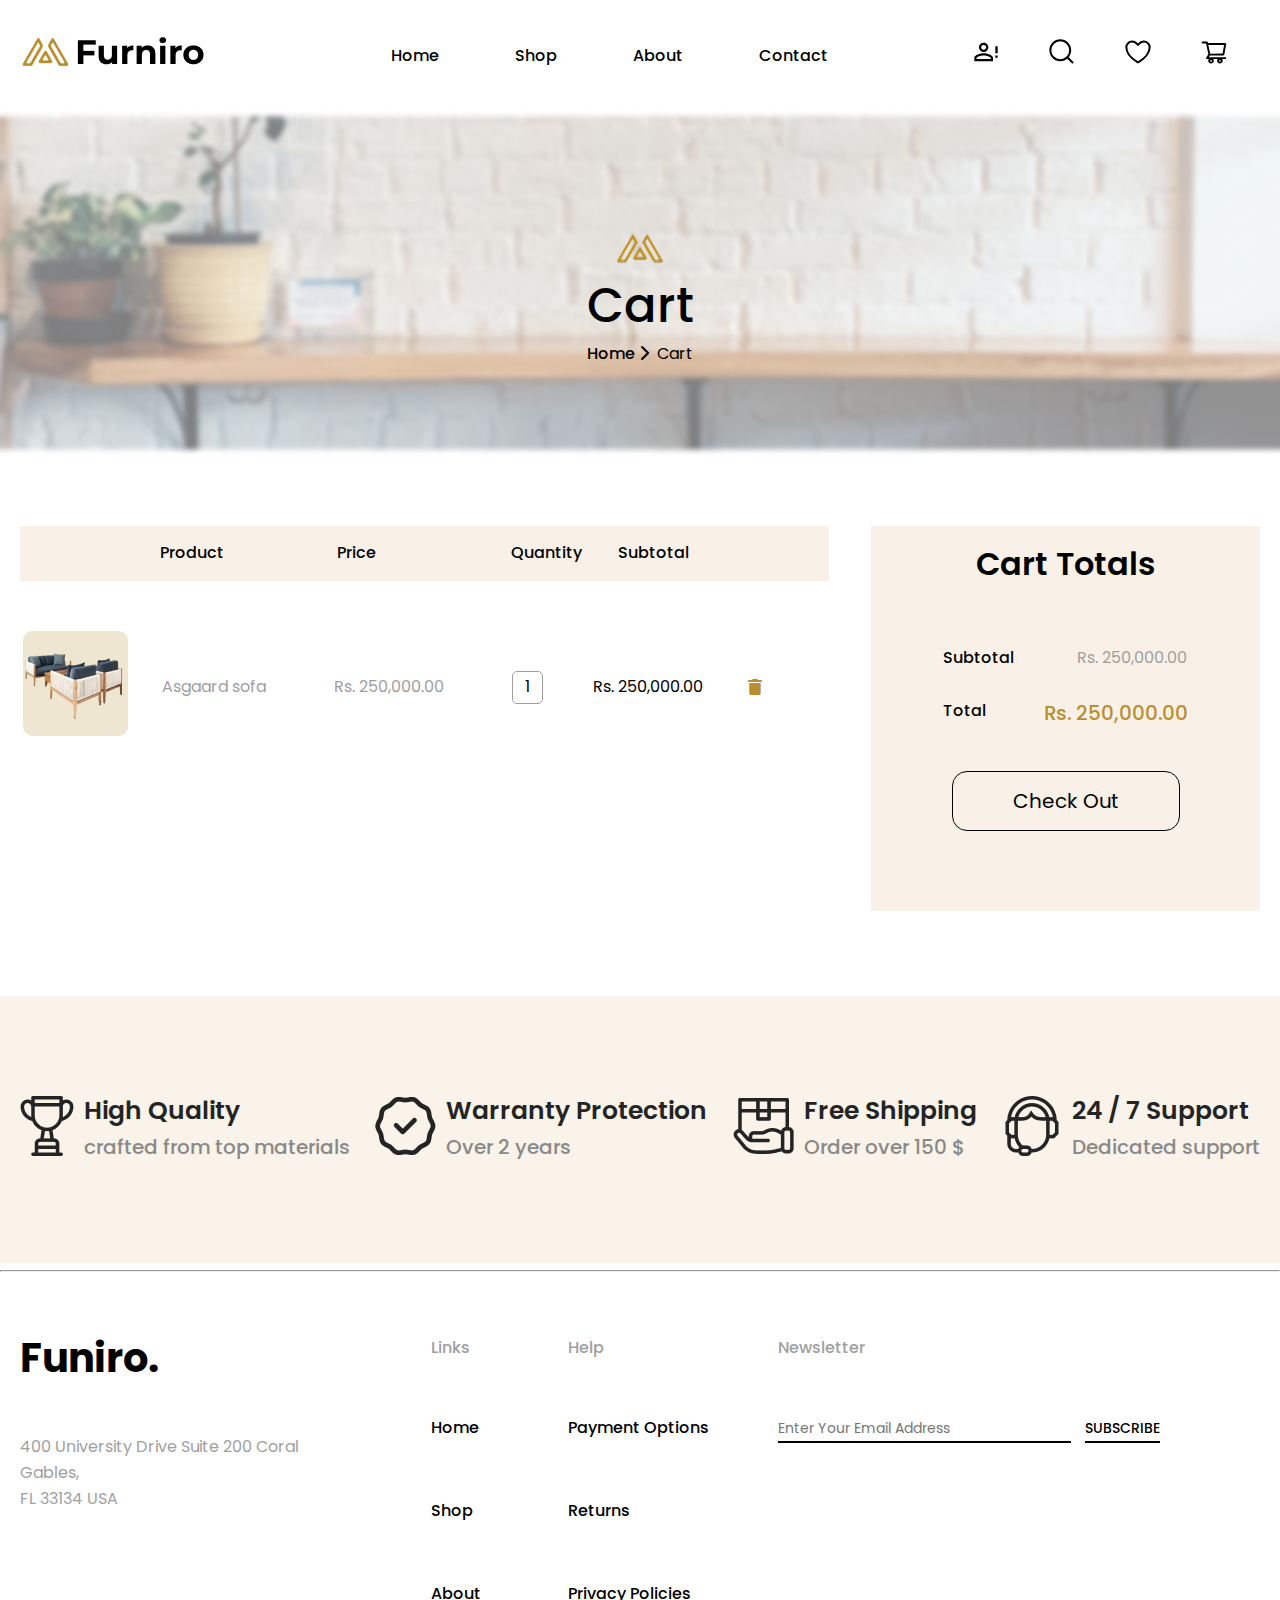
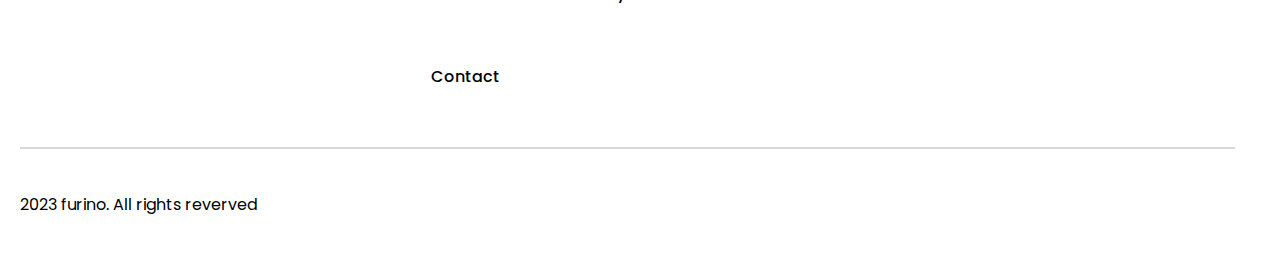
<file: cart.html>
<!DOCTYPE html>
<html lang="en">

<head>
    <meta charset="UTF-8">
    <meta name="viewport" content="width=device-width, initial-scale=1.0">
    <title>Cart</title>
    <link rel="preconnect" href="https://fonts.googleapis.com">
    <link rel="preconnect" href="https://fonts.gstatic.com" crossorigin>
    <link
        href="https://fonts.googleapis.com/css2?family=Poppins:ital,wght@0,100;0,200;0,300;0,400;0,500;0,600;0,700;0,800;0,900;1,100;1,200;1,300;1,400;1,500;1,600;1,700;1,800;1,900&family=Syne&display=swap"
        rel="stylesheet">
    <link rel="stylesheet" href="css/all.min.css">
    <link rel="stylesheet" href="css/style.css">
</head>

<body>
    <section id="header">
        <div class="container">
            <div class="menuLogoIcon">
                <div class="logo">
                    <span>
                        <a href="#">
                            <picture>
                                <img src="images/Frame 168.png" alt="Frame 168.png">
                            </picture>
                        </a>
                    </span>
                </div>
                <div class="menu">
                    <ul>
                        <li><a href="#">Home</a></li>
                        <li><a href="#">Shop</a></li>
                        <li><a href="#">About</a></li>
                        <li><a href="#">Contact</a></li>
                    </ul>
                </div>
                <div class="icons">
                    <svg width="28" height="28" viewBox="0 0 28 28" fill="none" xmlns="http://www.w3.org/2000/svg">
                        <path
                            d="M23.3333 14V8.16669H25.6666V15.1667H23.3333M23.3333 19.8334H25.6666V17.5H23.3333M11.6666 15.1667C14.7816 15.1667 21 16.73 21 19.8334V23.3334H2.33331V19.8334C2.33331 16.73 8.55165 15.1667 11.6666 15.1667ZM11.6666 4.66669C12.9043 4.66669 14.0913 5.15835 14.9665 6.03352C15.8416 6.90869 16.3333 8.09568 16.3333 9.33335C16.3333 10.571 15.8416 11.758 14.9665 12.6332C14.0913 13.5084 12.9043 14 11.6666 14C10.429 14 9.24198 13.5084 8.36682 12.6332C7.49164 11.758 6.99998 10.571 6.99998 9.33335C6.99998 8.09568 7.49164 6.90869 8.36682 6.03352C9.24198 5.15835 10.429 4.66669 11.6666 4.66669ZM11.6666 17.3834C8.20165 17.3834 4.54998 19.0867 4.54998 19.8334V21.1167H18.7833V19.8334C18.7833 19.0867 15.1316 17.3834 11.6666 17.3834ZM11.6666 6.88335C11.0169 6.88335 10.3937 7.14148 9.93424 7.60094C9.47477 8.06041 9.21665 8.68357 9.21665 9.33335C9.21665 9.98313 9.47477 10.6063 9.93424 11.0658C10.3937 11.5252 11.0169 11.7834 11.6666 11.7834C12.3164 11.7834 12.9396 11.5252 13.3991 11.0658C13.8585 10.6063 14.1166 9.98313 14.1166 9.33335C14.1166 8.68357 13.8585 8.06041 13.3991 7.60094C12.9396 7.14148 12.3164 6.88335 11.6666 6.88335Z"
                            fill="black" />
                    </svg>

                    <svg width="28" height="28" viewBox="0 0 28 28" fill="none" xmlns="http://www.w3.org/2000/svg">
                        <path
                            d="M24.5 24.5L19.2663 19.257M22.1666 12.25C22.1666 14.88 21.1219 17.4024 19.2621 19.2621C17.4024 21.1219 14.88 22.1666 12.25 22.1666C9.61992 22.1666 7.09757 21.1219 5.23784 19.2621C3.3781 17.4024 2.33331 14.88 2.33331 12.25C2.33331 9.61992 3.3781 7.09757 5.23784 5.23784C7.09757 3.3781 9.61992 2.33331 12.25 2.33331C14.88 2.33331 17.4024 3.3781 19.2621 5.23784C21.1219 7.09757 22.1666 9.61992 22.1666 12.25V12.25Z"
                            stroke="black" stroke-width="2" stroke-linecap="round" />
                    </svg>


                    <svg width="28" height="28" viewBox="0 0 28 28" fill="none" xmlns="http://www.w3.org/2000/svg">
                        <path
                            d="M8.16668 3.5C4.94551 3.5 2.33334 6.08533 2.33334 9.275C2.33334 11.8498 3.35418 17.9608 13.4027 24.1383C13.5827 24.2479 13.7893 24.3058 14 24.3058C14.2107 24.3058 14.4173 24.2479 14.5973 24.1383C24.6458 17.9608 25.6667 11.8498 25.6667 9.275C25.6667 6.08533 23.0545 3.5 19.8333 3.5C16.6122 3.5 14 7 14 7C14 7 11.3878 3.5 8.16668 3.5Z"
                            stroke="black" stroke-width="2" stroke-linecap="round" stroke-linejoin="round" />
                    </svg>

                    <svg width="28" height="28" viewBox="0 0 28 28" fill="none" xmlns="http://www.w3.org/2000/svg">
                        <path
                            d="M25.2355 19.1926H8.95234L9.76991 17.5273L23.3543 17.5027C23.8137 17.5027 24.2074 17.1746 24.2894 16.7207L26.1707 6.19062C26.2199 5.91445 26.1461 5.63008 25.9656 5.41406C25.8764 5.30775 25.7652 5.22211 25.6396 5.16309C25.514 5.10407 25.377 5.07308 25.2383 5.07227L7.95702 5.01484L7.80937 4.32031C7.7164 3.87734 7.31718 3.55469 6.86328 3.55469H2.63867C2.38267 3.55469 2.13716 3.65638 1.95614 3.8374C1.77513 4.01841 1.67343 4.26393 1.67343 4.51992C1.67343 4.77592 1.77513 5.02143 1.95614 5.20245C2.13716 5.38346 2.38267 5.48516 2.63867 5.48516H6.08124L6.72656 8.55312L8.31523 16.2449L6.26992 19.5836C6.1637 19.727 6.09972 19.8972 6.08523 20.075C6.07073 20.2528 6.10629 20.4312 6.18788 20.5898C6.35195 20.9152 6.68281 21.1203 7.04921 21.1203H8.7664C8.40032 21.6065 8.20258 22.1988 8.20312 22.8074C8.20312 24.3551 9.46093 25.6129 11.0086 25.6129C12.5562 25.6129 13.8141 24.3551 13.8141 22.8074C13.8141 22.1977 13.6117 21.6043 13.2508 21.1203H17.6559C17.2898 21.6065 17.092 22.1988 17.0926 22.8074C17.0926 24.3551 18.3504 25.6129 19.898 25.6129C21.4457 25.6129 22.7035 24.3551 22.7035 22.8074C22.7035 22.1977 22.5012 21.6043 22.1402 21.1203H25.2383C25.7687 21.1203 26.2035 20.6883 26.2035 20.1551C26.2019 19.8994 26.0993 19.6546 25.9179 19.4743C25.7366 19.294 25.4913 19.1927 25.2355 19.1926ZM8.35898 6.91797L24.1035 6.96992L22.5613 15.6051L10.1937 15.627L8.35898 6.91797ZM11.0086 23.6715C10.5328 23.6715 10.1445 23.2832 10.1445 22.8074C10.1445 22.3316 10.5328 21.9434 11.0086 21.9434C11.4844 21.9434 11.8726 22.3316 11.8726 22.8074C11.8726 23.0366 11.7816 23.2564 11.6196 23.4184C11.4575 23.5805 11.2378 23.6715 11.0086 23.6715ZM19.898 23.6715C19.4223 23.6715 19.034 23.2832 19.034 22.8074C19.034 22.3316 19.4223 21.9434 19.898 21.9434C20.3738 21.9434 20.7621 22.3316 20.7621 22.8074C20.7621 23.0366 20.6711 23.2564 20.509 23.4184C20.347 23.5805 20.1272 23.6715 19.898 23.6715Z"
                            fill="black" />
                    </svg>
                </div>
            </div>
        </div>
    </section>
    <section id="banner_three">
        <div class="container">
            <img src="images/Meubel House_Logos-05.png" alt="Meubel House_Logos-05.png">
            <h1>Cart</h1>
            <h4>Home <i class="fa-solid fa-chevron-right"></i> <span style="font-weight: 400;">Cart</span></h4>
        </div>
    </section>


    <section id="cartTotals">
        <div class="container">
            <div class="cartTotalsFlex">
                <div class="cartProductPart">
                    <div class="cartTitles">
                        <h5 style="padding-right: 113px;">Product</h5>
                        <h5 style="padding-right: 135px;">Price</h5>
                        <h5 style="padding-right: 36px;">Quantity</h5>
                        <h5>Subtotal</h5>
                    </div>
                    <div class="cartProductDetails">
                        <picture>
                            <img src="images/Group 146.png" alt="Group 146.png">
                        </picture>
                        <p style="font-weight: 400; font-size: 16px; color: #9F9F9F; margin-left: 34px; margin-right: 68px;">Asgaard sofa</p>
                        <p style="font-weight: 400; font-size: 16px; color: #9F9F9F; margin-right: 68px;">Rs. 250,000.00</p>
                        <p style="border: 1px solid #9F9F9F; padding: 9px 12px; border-radius: 5px; font-weight: normal;
                        font-size: 16px; color: #000; margin-right: 50px;">1</p>
                        <p style="color: #000;
                        font-weight: normal;
                        font-size: 16px; margin-right: 45px;">Rs. 250,000.00</p>
                        <i class="fa-solid fa-trash" style="color: #B88E2F;"></i>
                    </div>
                </div>
                <div class="cartTotalsPart">
                    <h6>Cart Totals</h6>
                    <div class="subTotal" style="display: flex; margin-top: 75px;">
                        <h4 style="color: black; font-size: 16px; font-weight: 500; padding-right: 63px;">Subtotal</h4>
                        <p style="color: #9F9F9F; font-weight: normal; font-size: 16px;">Rs. 250,000.00</p>
                    </div>
                    <div class="total" style="display: flex; margin-top: 40px; text-align: center;">
                        <h4 style="color: black; font-size: 16px; font-weight: 500; padding-right: 58px;">Total</h4>
                        <p style="color: #B88E2F; font-weight: 500; font-size: 20px;">Rs. 250,000.00</p>
                    </div>
                    <a href="#">Check Out</a>
                </div>
            </div>
        </div>
    </section>


    <section id="feature" style="margin-bottom: 7px;">
        <div class="container">
            <div class="featureFlex">
                <div class="featureOne">
                    <div class="featureImg">
                        <picture>
                            <img src="images/Group.png" alt="Group.png">
                        </picture>
                    </div>
                    <div class="featureText">
                        <h3>High Quality</h3>
                        <p>crafted from top materials</p>
                    </div>
                </div>
                <div class="featureOne">
                    <div class="featureImg">
                        <picture>
                            <img src="images/guarantee.png" alt="guarantee.png">
                        </picture>
                    </div>
                    <div class="featureText">
                        <h3>Warranty Protection</h3>
                        <p>Over 2 years</p>
                    </div>
                </div>
                <div class="featureOne">
                    <div class="featureImg">
                        <picture>
                            <img src="images/shipping.png" alt="shipping.png">
                        </picture>
                    </div>
                    <div class="featureText">
                        <h3>Free Shipping</h3>
                        <p>Order over 150 $</p>
                    </div>
                </div>
                <div class="featureOne">
                    <div class="featureImg">
                        <picture>
                            <img src="images/customer-support.png" alt="customer-support.png">
                        </picture>
                    </div>
                    <div class="featureText">
                        <h3>24 / 7 Support</h3>
                        <p>Dedicated support</p>
                    </div>
                </div>
            </div>
        </div>
    </section>
    <hr style="margin-bottom: 70px; background-color: #d0d0d0;">
    <section id="footer">
        <div class="container">
            <div class="fourFlexItems">
                <div class="oneFlex">
                    <h4>Funiro.</h4>
                    <p>400 University Drive Suite 200 Coral Gables,<br>
                        FL 33134 USA</p>
                </div>
                <div class="secondFlex">
                    <h6>Links</h6>
                    <ul>
                        <li><a href="#">Home</a></li>
                        <li><a href="#">Shop</a></li>
                        <li><a href="#">About</a></li>
                        <li><a href="#">Contact</a></li>
                    </ul>
                </div>
                <div class="thirdFlex">
                    <h6>Help</h6>
                    <ul>
                        <li><a href="#">Payment Options</a></li>
                        <li><a href="#">Returns</a></li>
                        <li><a href="#">Privacy Policies</a></li>
                    </ul>
                </div>
                <div class="fourthFlex">
                    <h6>Newsletter</h6>
                    <input type="email" placeholder="Enter Your Email Address">
                    <a href="#">SUBSCRIBE</a>
                </div>
            </div>
            <hr>
            <div class="copyright">
                <p>2023 furino. All rights reverved</p>
            </div>
        </div>
    </section>
</body>

</html>
</file>
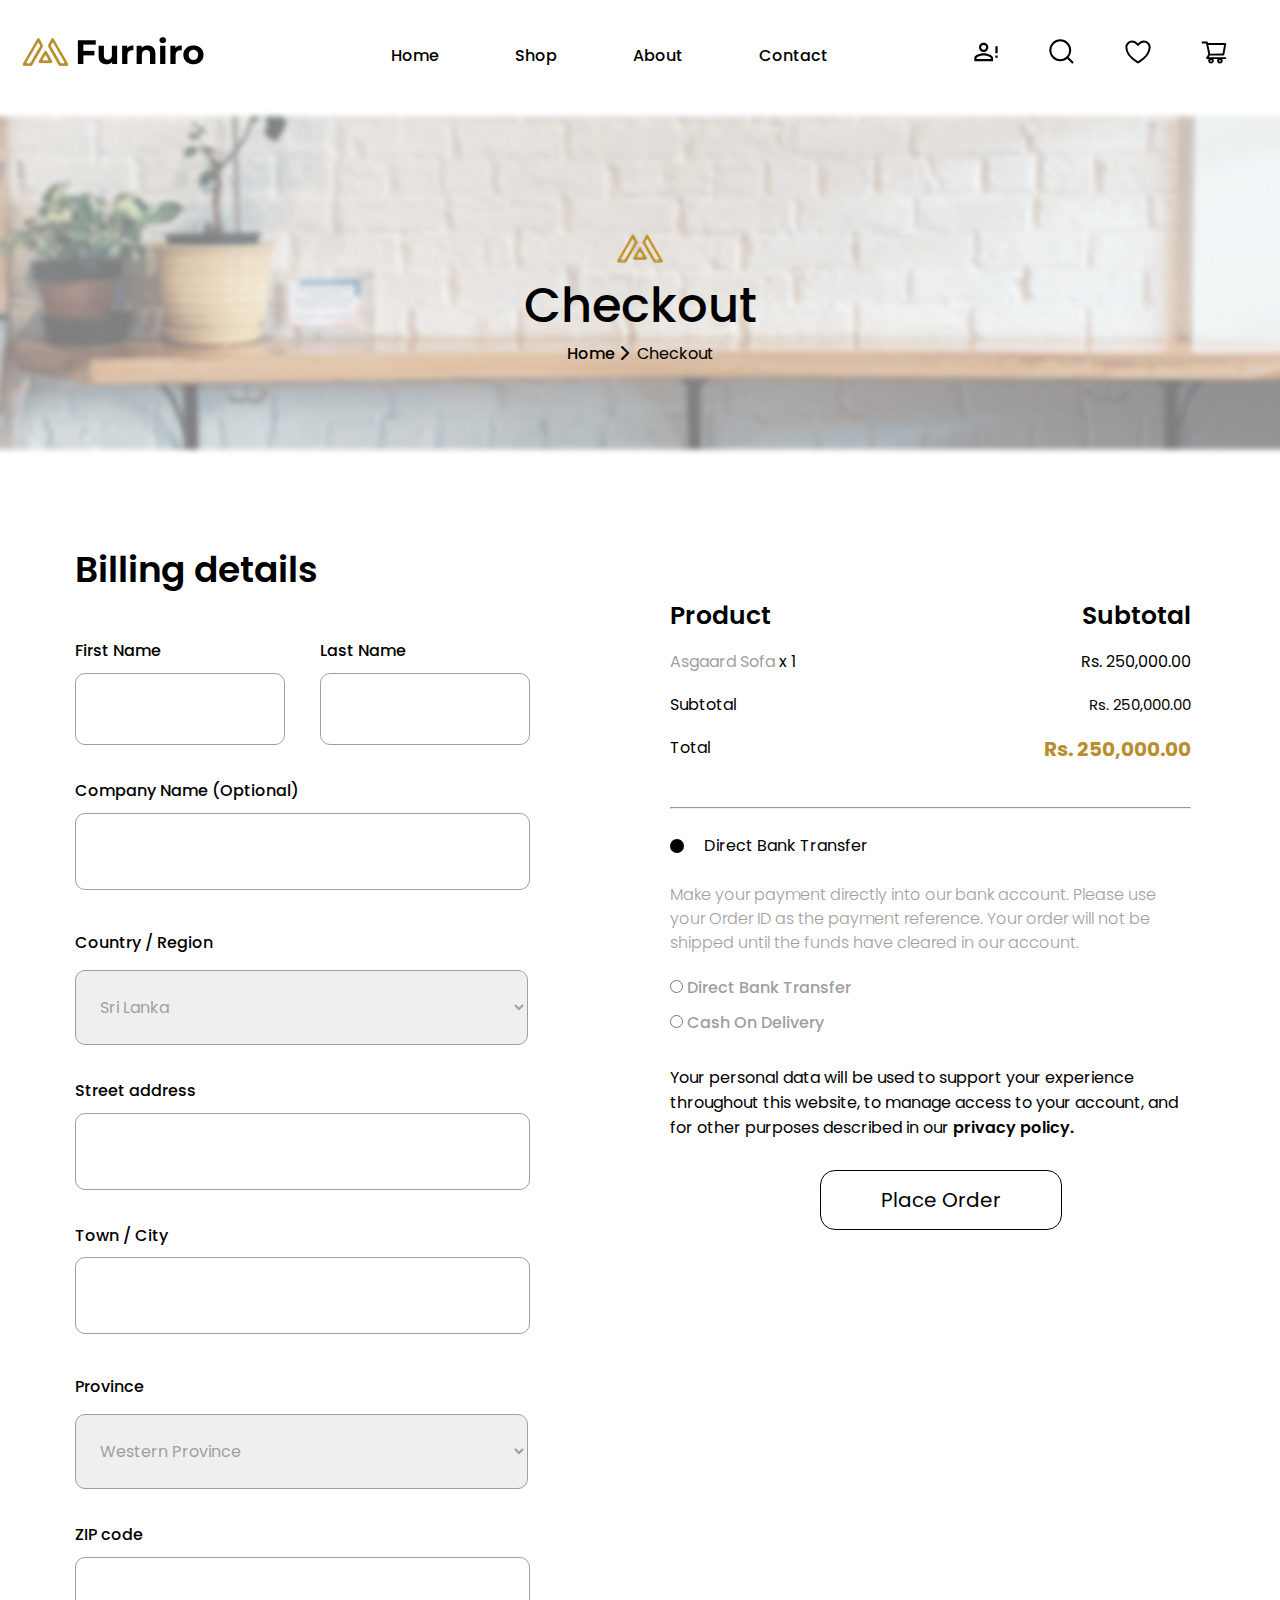
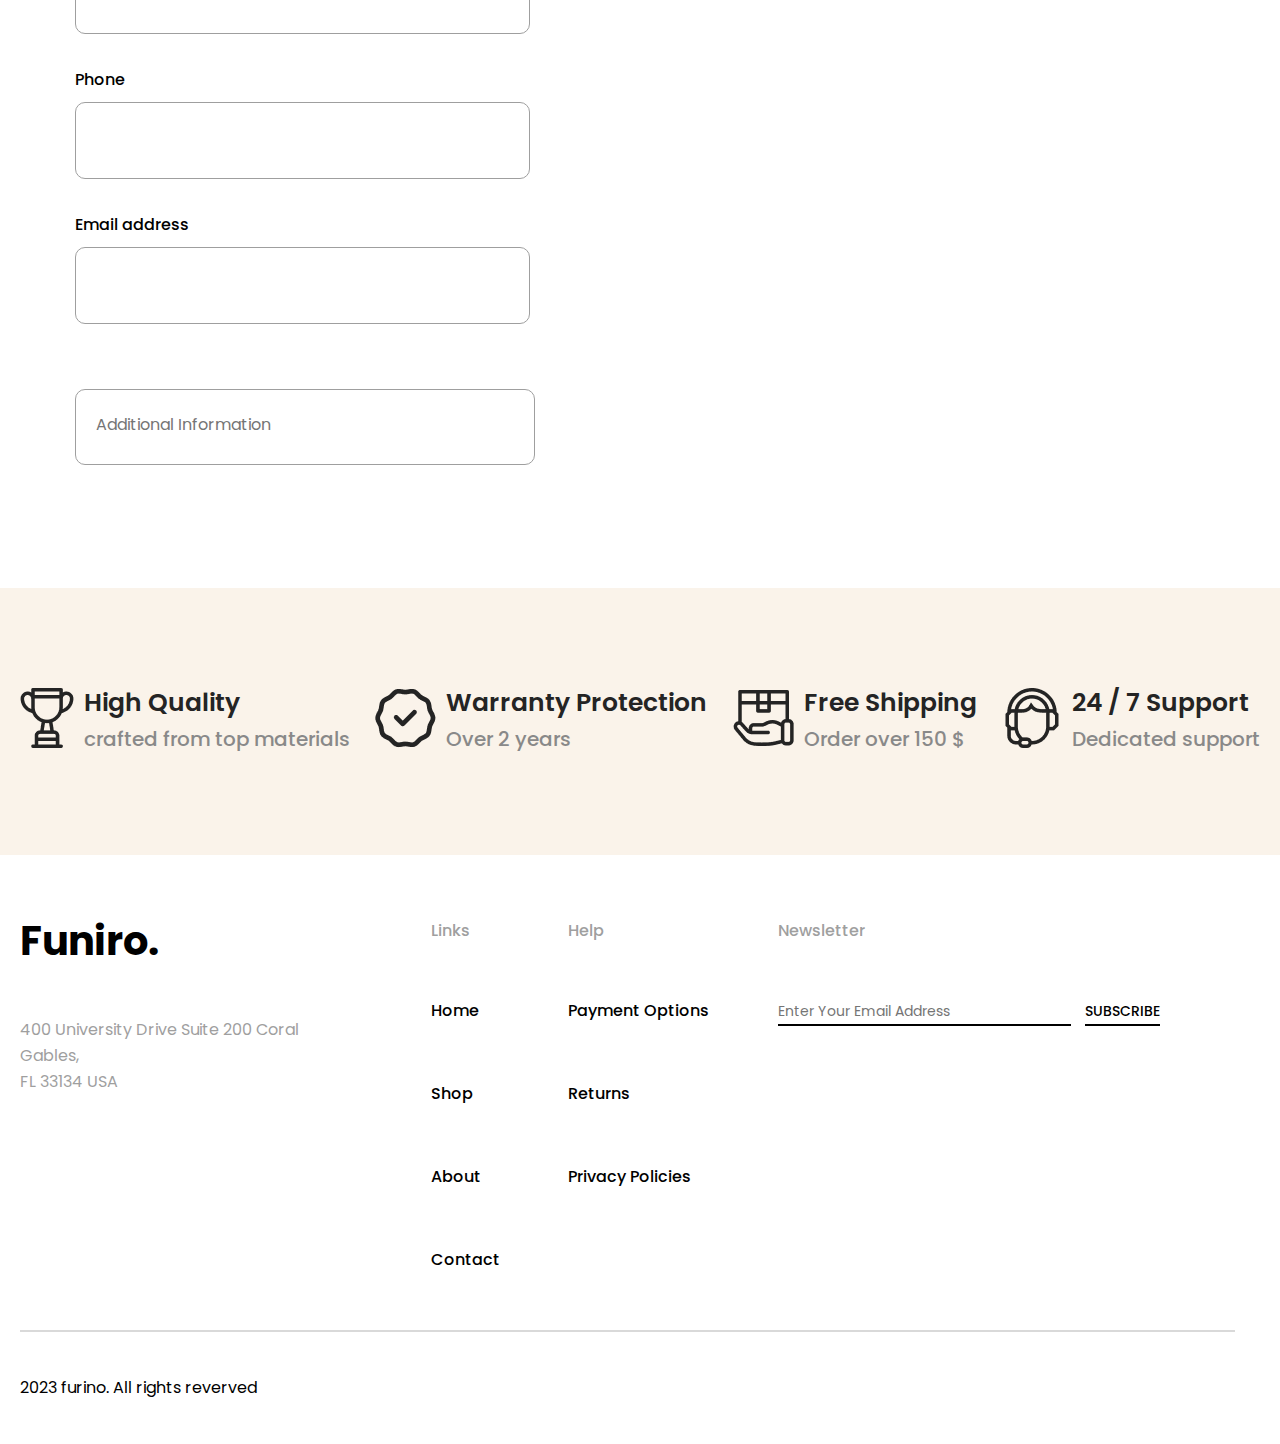
<file: checkout.html>
<!DOCTYPE html>
<html lang="en">

<head>
    <meta charset="UTF-8">
    <meta name="viewport" content="width=device-width, initial-scale=1.0">
    <title>Checkout</title>
    <link rel="preconnect" href="https://fonts.googleapis.com">
    <link rel="preconnect" href="https://fonts.gstatic.com" crossorigin>
    <link
        href="https://fonts.googleapis.com/css2?family=Poppins:ital,wght@0,100;0,200;0,300;0,400;0,500;0,600;0,700;0,800;0,900;1,100;1,200;1,300;1,400;1,500;1,600;1,700;1,800;1,900&family=Syne&display=swap"
        rel="stylesheet">
    <link rel="stylesheet" href="css/all.min.css">
    <link rel="stylesheet" href="css/style.css">
</head>

<body>
    <section id="header">
        <div class="container">
            <div class="menuLogoIcon">
                <div class="logo">
                    <span>
                        <a href="#">
                            <picture>
                                <img src="images/Frame 168.png" alt="Frame 168.png">
                            </picture>
                        </a>
                    </span>
                </div>
                <div class="menu">
                    <ul>
                        <li><a href="#">Home</a></li>
                        <li><a href="#">Shop</a></li>
                        <li><a href="#">About</a></li>
                        <li><a href="#">Contact</a></li>
                    </ul>
                </div>
                <div class="icons">
                    <svg width="28" height="28" viewBox="0 0 28 28" fill="none" xmlns="http://www.w3.org/2000/svg">
                        <path
                            d="M23.3333 14V8.16669H25.6666V15.1667H23.3333M23.3333 19.8334H25.6666V17.5H23.3333M11.6666 15.1667C14.7816 15.1667 21 16.73 21 19.8334V23.3334H2.33331V19.8334C2.33331 16.73 8.55165 15.1667 11.6666 15.1667ZM11.6666 4.66669C12.9043 4.66669 14.0913 5.15835 14.9665 6.03352C15.8416 6.90869 16.3333 8.09568 16.3333 9.33335C16.3333 10.571 15.8416 11.758 14.9665 12.6332C14.0913 13.5084 12.9043 14 11.6666 14C10.429 14 9.24198 13.5084 8.36682 12.6332C7.49164 11.758 6.99998 10.571 6.99998 9.33335C6.99998 8.09568 7.49164 6.90869 8.36682 6.03352C9.24198 5.15835 10.429 4.66669 11.6666 4.66669ZM11.6666 17.3834C8.20165 17.3834 4.54998 19.0867 4.54998 19.8334V21.1167H18.7833V19.8334C18.7833 19.0867 15.1316 17.3834 11.6666 17.3834ZM11.6666 6.88335C11.0169 6.88335 10.3937 7.14148 9.93424 7.60094C9.47477 8.06041 9.21665 8.68357 9.21665 9.33335C9.21665 9.98313 9.47477 10.6063 9.93424 11.0658C10.3937 11.5252 11.0169 11.7834 11.6666 11.7834C12.3164 11.7834 12.9396 11.5252 13.3991 11.0658C13.8585 10.6063 14.1166 9.98313 14.1166 9.33335C14.1166 8.68357 13.8585 8.06041 13.3991 7.60094C12.9396 7.14148 12.3164 6.88335 11.6666 6.88335Z"
                            fill="black" />
                    </svg>

                    <svg width="28" height="28" viewBox="0 0 28 28" fill="none" xmlns="http://www.w3.org/2000/svg">
                        <path
                            d="M24.5 24.5L19.2663 19.257M22.1666 12.25C22.1666 14.88 21.1219 17.4024 19.2621 19.2621C17.4024 21.1219 14.88 22.1666 12.25 22.1666C9.61992 22.1666 7.09757 21.1219 5.23784 19.2621C3.3781 17.4024 2.33331 14.88 2.33331 12.25C2.33331 9.61992 3.3781 7.09757 5.23784 5.23784C7.09757 3.3781 9.61992 2.33331 12.25 2.33331C14.88 2.33331 17.4024 3.3781 19.2621 5.23784C21.1219 7.09757 22.1666 9.61992 22.1666 12.25V12.25Z"
                            stroke="black" stroke-width="2" stroke-linecap="round" />
                    </svg>


                    <svg width="28" height="28" viewBox="0 0 28 28" fill="none" xmlns="http://www.w3.org/2000/svg">
                        <path
                            d="M8.16668 3.5C4.94551 3.5 2.33334 6.08533 2.33334 9.275C2.33334 11.8498 3.35418 17.9608 13.4027 24.1383C13.5827 24.2479 13.7893 24.3058 14 24.3058C14.2107 24.3058 14.4173 24.2479 14.5973 24.1383C24.6458 17.9608 25.6667 11.8498 25.6667 9.275C25.6667 6.08533 23.0545 3.5 19.8333 3.5C16.6122 3.5 14 7 14 7C14 7 11.3878 3.5 8.16668 3.5Z"
                            stroke="black" stroke-width="2" stroke-linecap="round" stroke-linejoin="round" />
                    </svg>

                    <svg width="28" height="28" viewBox="0 0 28 28" fill="none" xmlns="http://www.w3.org/2000/svg">
                        <path
                            d="M25.2355 19.1926H8.95234L9.76991 17.5273L23.3543 17.5027C23.8137 17.5027 24.2074 17.1746 24.2894 16.7207L26.1707 6.19062C26.2199 5.91445 26.1461 5.63008 25.9656 5.41406C25.8764 5.30775 25.7652 5.22211 25.6396 5.16309C25.514 5.10407 25.377 5.07308 25.2383 5.07227L7.95702 5.01484L7.80937 4.32031C7.7164 3.87734 7.31718 3.55469 6.86328 3.55469H2.63867C2.38267 3.55469 2.13716 3.65638 1.95614 3.8374C1.77513 4.01841 1.67343 4.26393 1.67343 4.51992C1.67343 4.77592 1.77513 5.02143 1.95614 5.20245C2.13716 5.38346 2.38267 5.48516 2.63867 5.48516H6.08124L6.72656 8.55312L8.31523 16.2449L6.26992 19.5836C6.1637 19.727 6.09972 19.8972 6.08523 20.075C6.07073 20.2528 6.10629 20.4312 6.18788 20.5898C6.35195 20.9152 6.68281 21.1203 7.04921 21.1203H8.7664C8.40032 21.6065 8.20258 22.1988 8.20312 22.8074C8.20312 24.3551 9.46093 25.6129 11.0086 25.6129C12.5562 25.6129 13.8141 24.3551 13.8141 22.8074C13.8141 22.1977 13.6117 21.6043 13.2508 21.1203H17.6559C17.2898 21.6065 17.092 22.1988 17.0926 22.8074C17.0926 24.3551 18.3504 25.6129 19.898 25.6129C21.4457 25.6129 22.7035 24.3551 22.7035 22.8074C22.7035 22.1977 22.5012 21.6043 22.1402 21.1203H25.2383C25.7687 21.1203 26.2035 20.6883 26.2035 20.1551C26.2019 19.8994 26.0993 19.6546 25.9179 19.4743C25.7366 19.294 25.4913 19.1927 25.2355 19.1926ZM8.35898 6.91797L24.1035 6.96992L22.5613 15.6051L10.1937 15.627L8.35898 6.91797ZM11.0086 23.6715C10.5328 23.6715 10.1445 23.2832 10.1445 22.8074C10.1445 22.3316 10.5328 21.9434 11.0086 21.9434C11.4844 21.9434 11.8726 22.3316 11.8726 22.8074C11.8726 23.0366 11.7816 23.2564 11.6196 23.4184C11.4575 23.5805 11.2378 23.6715 11.0086 23.6715ZM19.898 23.6715C19.4223 23.6715 19.034 23.2832 19.034 22.8074C19.034 22.3316 19.4223 21.9434 19.898 21.9434C20.3738 21.9434 20.7621 22.3316 20.7621 22.8074C20.7621 23.0366 20.6711 23.2564 20.509 23.4184C20.347 23.5805 20.1272 23.6715 19.898 23.6715Z"
                            fill="black" />
                    </svg>
                </div>
            </div>
        </div>
    </section>
    <section id="banner_three">
        <div class="container">
            <img src="images/Meubel House_Logos-05.png" alt="Meubel House_Logos-05.png">
            <h1>Checkout</h1>
            <h4>Home <i class="fa-solid fa-chevron-right"></i> <span style="font-weight: 400;">Checkout</span></h4>
        </div>
    </section>
    <section id="billingDetails">
        <div class="container">
            <div class="billingFlex">
                <div class="billingInputForm">
                    <h2 style="font-weight: 600; font-size: 36px; color: black;">Billing details</h2>
                    <form action="#" method="post" style="margin-top: 20px;">
                        <div class="name" style="display: flex; justify-content: space-between;">
                            <div class="firstName">
                                <h3>First Name</h3>
                                <input type="text" style="height: 70px; width: 208px;">
                            </div>
                            <div class="lastName">
                                <h3>Last Name</h3>
                                <input type="text" style="height: 70px; width: 208px;">
                            </div>
                        </div>
                        <h3>Company Name (Optional)</h3>
                        <input type="text">
                        <!-- <h3>Country / Region</h3>
                        <input type="text"> -->
                        <label for="countries" style="font-weight: 500;
                        font-size: 16px;
                        color: #000;
                        margin-bottom: 15px;
                        margin-top: 40px; display: block;">Country / Region</label>
                        <select id="countries" name="countries">
                            <option value="srilanka">Sri Lanka</option>
                            <option value="uk">United Kingdom</option>
                            <option value="canada">Canada</option>
                        </select>
                        <h3>Street address</h3>
                        <input type="text">
                        <h3>Town / City</h3>
                        <input type="text">

                        <label for="province" style="font-weight: 500;
                        font-size: 16px;
                        color: #000;
                        margin-bottom: 15px;
                        margin-top: 40px; display: block;">Province</label>
                        <select id="countries" name="countries">
                            <option value="western province">Western Province</option>
                            <option value="uk">United Kingdom</option>
                            <option value="canada">Canada</option>
                        </select>
                        <h3>ZIP code</h3>
                        <input type="number">
                        <h3>Phone</h3>
                        <input type="tel">
                        <h3>Email address</h3>
                        <input type="email">
                        <textarea name="information" id="information" placeholder="Additional Information"
                            style="resize: none; display: block; margin-top: 65px;"></textarea>
                    </form>
                </div>
                <div class="placeOrder" style="margin-left: 120px; margin-top: 50px; width: 42%;">
                    <div class="placeOrderFlex" style="display: flex; justify-content: space-between;">
                        <div class="placeOrderFirstFlex" style="margin-right: 100px;">
                            <h4 style="margin-bottom: 30px; font-size: 25px; font-weight: 600;">Product</h4>
                            <p style="font-size: 16px; color: #9f9f9f; margin-bottom: 30px;">Asgaard Sofa <span
                                    style="color: #000;">x 1</span></p>
                            <p style="margin-bottom: 30px;">Subtotal</p>
                            <p>Total</p>
                        </div>
                        <div class="placeOrderSecondFlex" style="text-align: end;">
                            <h4 style="margin-bottom: 30px; font-size: 25px; font-weight: 600;">Subtotal</h4>
                            <p style="color: #000; font-weight: normal; font-size: 16px; margin-bottom: 30px;">Rs.
                                250,000.00</p>
                            <p style="color: #000; font-weight: normal; font-size: 15px; margin-bottom: 30px;">Rs.
                                250,000.00</p>
                            <p style="color: #B88E2F; font-weight: 700; font-size: 20px;">Rs. 250,000.00</p>
                        </div>
                    </div>
                    <hr style="margin-top: 50px;">
                    <div class="directBank" style="display: flex; align-items: center; margin-top: 30px;">
                        <div class="circle" style="background: #000; height: 14px; width: 14px; border-radius: 50%;">
                        </div>
                        <h5 style="margin-left: 20px; font-size: 16px; color: #000; font-weight: normal;">Direct Bank
                            Transfer</h5>
                    </div>
                    <p style="color: #9f9f9f; font-size: 16px; font-weight: 300; margin-top: 30px; line-height: 24px;">
                        Make your payment directly into our bank account. Please use your Order ID as the payment
                        reference. Your order will not be shipped until the funds have cleared in our account.</p>

                    <div class="dbt" style="padding-top: 20px; padding-bottom: 10px;">
                        <input type="radio" name="cash">
                        <p style="font-weight: 500; font-size: 16px; color: #9f9f9f; display: inline-block;">Direct Bank
                            Transfer</p>
                    </div>
                    <input type="radio" name="cash">
                    <p style="font-weight: 500; font-size: 16px; color: #9f9f9f; display: inline-block;">Cash On
                        Delivery</p>
                    <div class="privacyPolicyPart">
                        <p
                            style="color: #000; font-size: 16px; font-weight: normal; margin-top: 30px; margin-bottom: 30px; line-height: 25px;">
                            Your personal data will be used to support your experience throughout this website, to
                            manage access to your account, and for other purposes described in our <span
                                style="font-weight: 600;">privacy policy.</span></p>
                    </div>
                    <div class="placeOrder">
                        <a href="#">Place Order</a>
                    </div>
                </div>
            </div>
        </div>
    </section>

    <section id="feature">
        <div class="container">
            <div class="featureFlex">
                <div class="featureOne">
                    <div class="featureImg">
                        <picture>
                            <img src="images/Group.png" alt="Group.png">
                        </picture>
                    </div>
                    <div class="featureText">
                        <h3>High Quality</h3>
                        <p>crafted from top materials</p>
                    </div>
                </div>
                <div class="featureOne">
                    <div class="featureImg">
                        <picture>
                            <img src="images/guarantee.png" alt="guarantee.png">
                        </picture>
                    </div>
                    <div class="featureText">
                        <h3>Warranty Protection</h3>
                        <p>Over 2 years</p>
                    </div>
                </div>
                <div class="featureOne">
                    <div class="featureImg">
                        <picture>
                            <img src="images/shipping.png" alt="shipping.png">
                        </picture>
                    </div>
                    <div class="featureText">
                        <h3>Free Shipping</h3>
                        <p>Order over 150 $</p>
                    </div>
                </div>
                <div class="featureOne">
                    <div class="featureImg">
                        <picture>
                            <img src="images/customer-support.png" alt="customer-support.png">
                        </picture>
                    </div>
                    <div class="featureText">
                        <h3>24 / 7 Support</h3>
                        <p>Dedicated support</p>
                    </div>
                </div>
            </div>
        </div>
    </section>

    <section id="footer">
        <div class="container">
            <div class="fourFlexItems">
                <div class="oneFlex">
                    <h4>Funiro.</h4>
                    <p>400 University Drive Suite 200 Coral Gables,<br>
                        FL 33134 USA</p>
                </div>
                <div class="secondFlex">
                    <h6>Links</h6>
                    <ul>
                        <li><a href="#">Home</a></li>
                        <li><a href="#">Shop</a></li>
                        <li><a href="#">About</a></li>
                        <li><a href="#">Contact</a></li>
                    </ul>
                </div>
                <div class="thirdFlex">
                    <h6>Help</h6>
                    <ul>
                        <li><a href="#">Payment Options</a></li>
                        <li><a href="#">Returns</a></li>
                        <li><a href="#">Privacy Policies</a></li>
                    </ul>
                </div>
                <div class="fourthFlex">
                    <h6>Newsletter</h6>
                    <input type="email" placeholder="Enter Your Email Address">
                    <a href="#">SUBSCRIBE</a>
                </div>
            </div>
            <hr>
            <div class="copyright">
                <p>2023 furino. All rights reverved</p>
            </div>
        </div>
    </section>
</body>

</html>
</file>
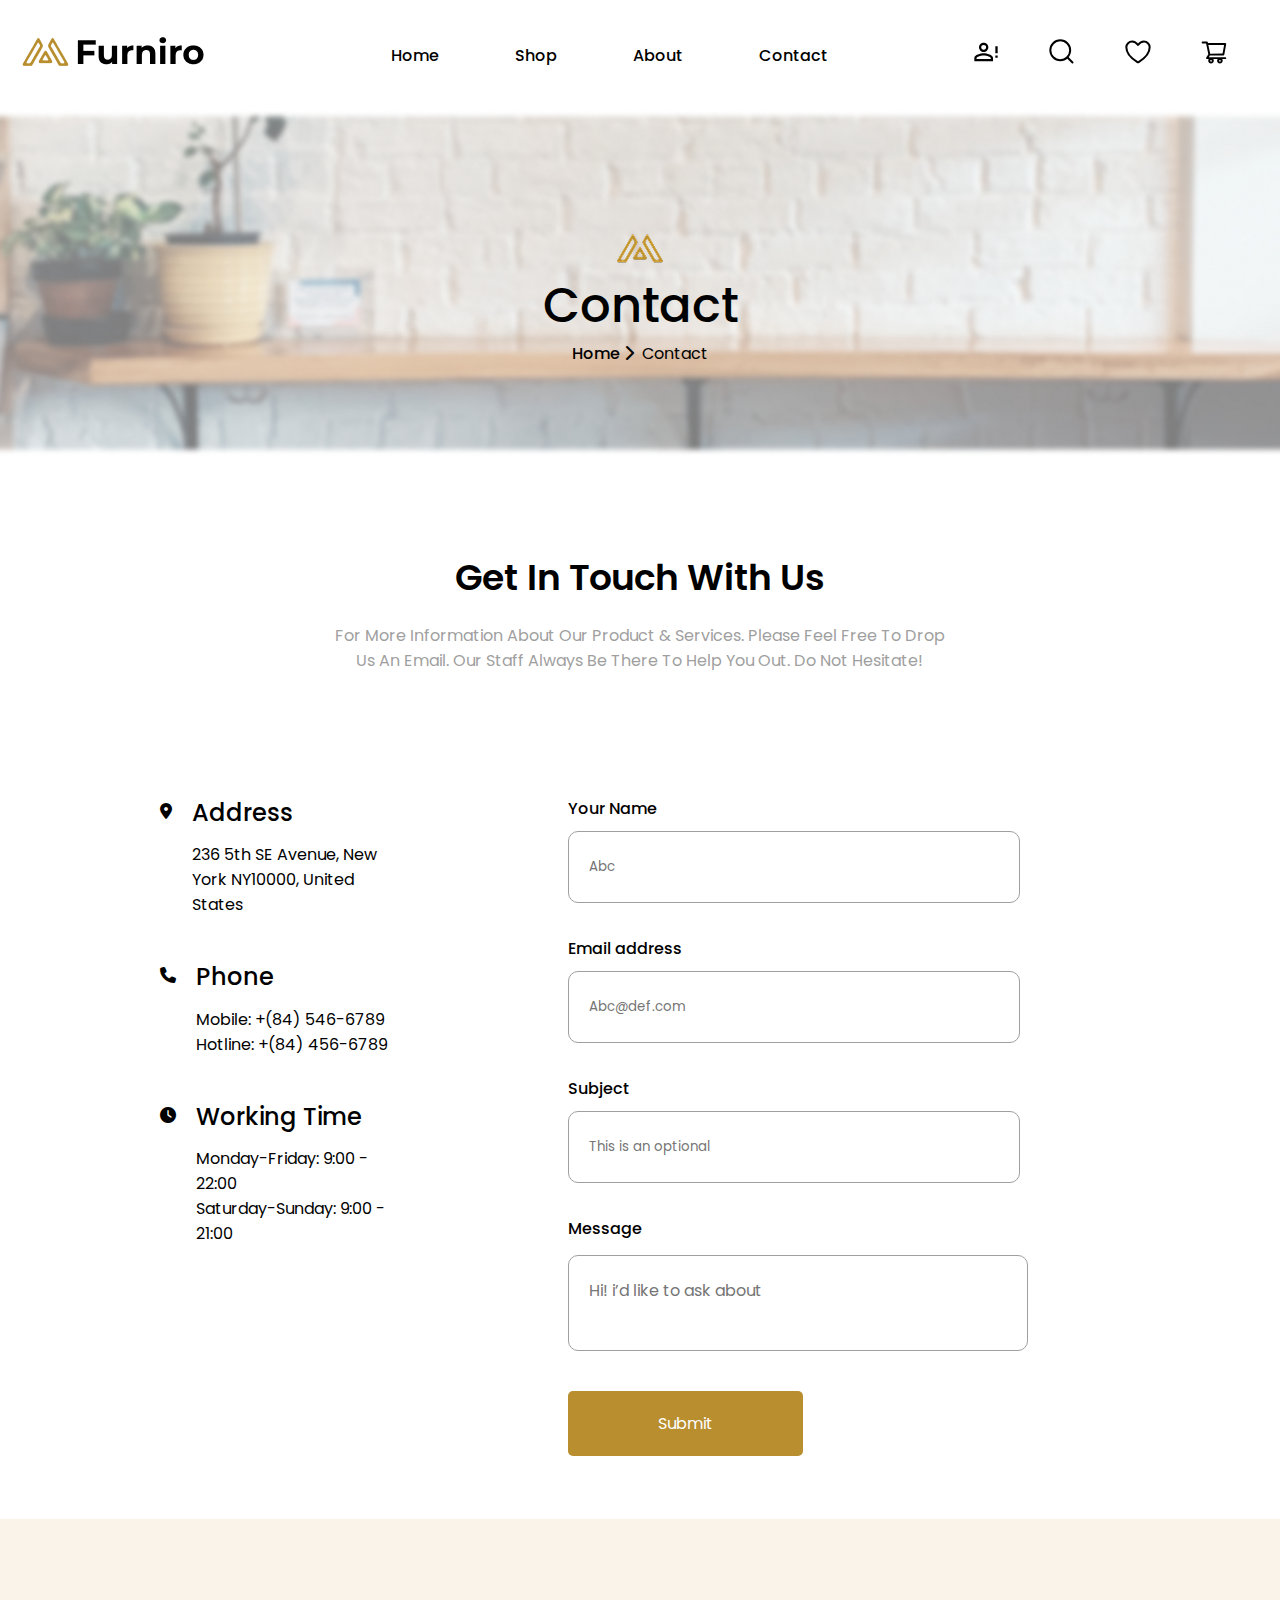
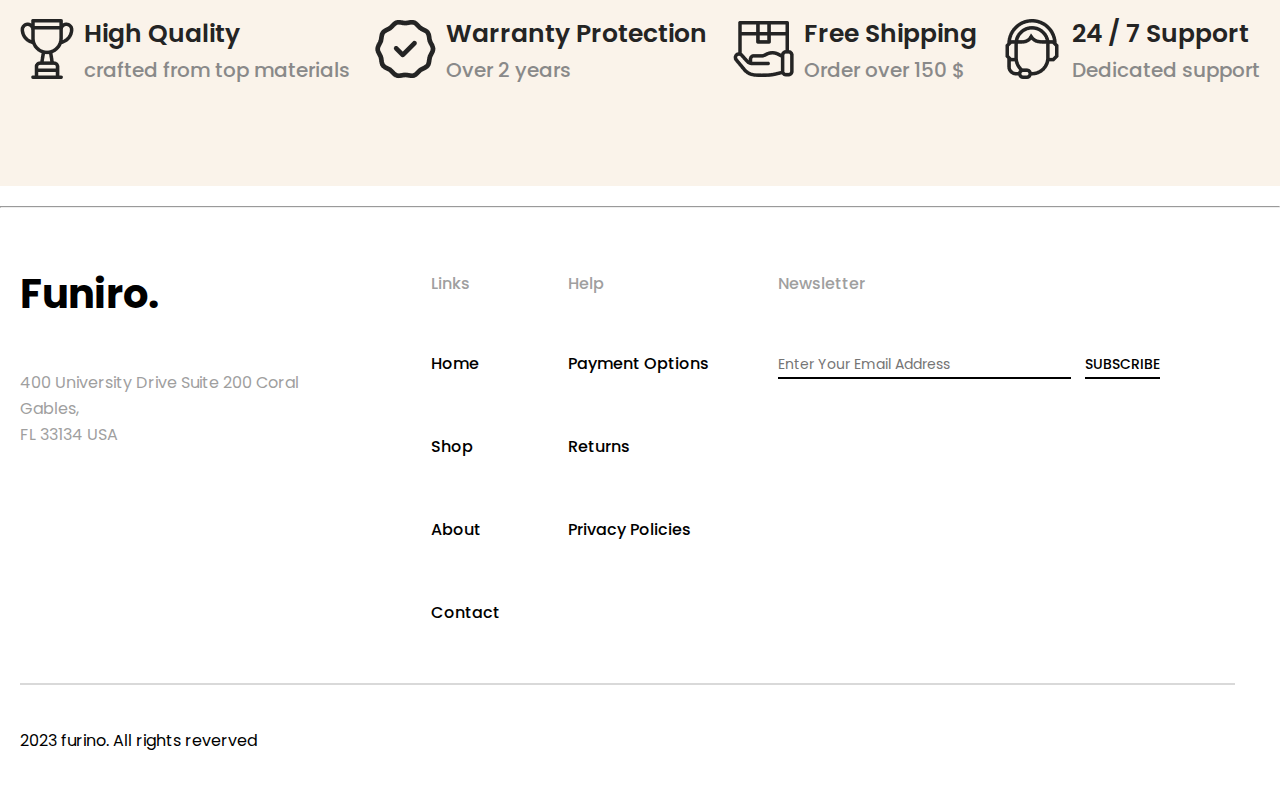
<file: contact.html>
<!DOCTYPE html>
<html lang="en">

<head>
    <meta charset="UTF-8">
    <meta name="viewport" content="width=device-width, initial-scale=1.0">
    <title>Contact</title>
    <link rel="preconnect" href="https://fonts.googleapis.com">
    <link rel="preconnect" href="https://fonts.gstatic.com" crossorigin>
    <link
        href="https://fonts.googleapis.com/css2?family=Poppins:ital,wght@0,100;0,200;0,300;0,400;0,500;0,600;0,700;0,800;0,900;1,100;1,200;1,300;1,400;1,500;1,600;1,700;1,800;1,900&family=Syne&display=swap"
        rel="stylesheet">
    <link rel="stylesheet" href="css/all.min.css">
    <link rel="stylesheet" href="css/style.css">
</head>

<body>
    <section id="header">
        <div class="container">
            <div class="menuLogoIcon">
                <div class="logo">
                    <span>
                        <a href="#">
                            <picture>
                                <img src="images/Frame 168.png" alt="Frame 168.png">
                            </picture>
                        </a>
                    </span>
                </div>
                <div class="menu">
                    <ul>
                        <li><a href="#">Home</a></li>
                        <li><a href="#">Shop</a></li>
                        <li><a href="#">About</a></li>
                        <li><a href="#">Contact</a></li>
                    </ul>
                </div>
                <div class="icons">
                    <svg width="28" height="28" viewBox="0 0 28 28" fill="none" xmlns="http://www.w3.org/2000/svg">
                        <path
                            d="M23.3333 14V8.16669H25.6666V15.1667H23.3333M23.3333 19.8334H25.6666V17.5H23.3333M11.6666 15.1667C14.7816 15.1667 21 16.73 21 19.8334V23.3334H2.33331V19.8334C2.33331 16.73 8.55165 15.1667 11.6666 15.1667ZM11.6666 4.66669C12.9043 4.66669 14.0913 5.15835 14.9665 6.03352C15.8416 6.90869 16.3333 8.09568 16.3333 9.33335C16.3333 10.571 15.8416 11.758 14.9665 12.6332C14.0913 13.5084 12.9043 14 11.6666 14C10.429 14 9.24198 13.5084 8.36682 12.6332C7.49164 11.758 6.99998 10.571 6.99998 9.33335C6.99998 8.09568 7.49164 6.90869 8.36682 6.03352C9.24198 5.15835 10.429 4.66669 11.6666 4.66669ZM11.6666 17.3834C8.20165 17.3834 4.54998 19.0867 4.54998 19.8334V21.1167H18.7833V19.8334C18.7833 19.0867 15.1316 17.3834 11.6666 17.3834ZM11.6666 6.88335C11.0169 6.88335 10.3937 7.14148 9.93424 7.60094C9.47477 8.06041 9.21665 8.68357 9.21665 9.33335C9.21665 9.98313 9.47477 10.6063 9.93424 11.0658C10.3937 11.5252 11.0169 11.7834 11.6666 11.7834C12.3164 11.7834 12.9396 11.5252 13.3991 11.0658C13.8585 10.6063 14.1166 9.98313 14.1166 9.33335C14.1166 8.68357 13.8585 8.06041 13.3991 7.60094C12.9396 7.14148 12.3164 6.88335 11.6666 6.88335Z"
                            fill="black" />
                    </svg>

                    <svg width="28" height="28" viewBox="0 0 28 28" fill="none" xmlns="http://www.w3.org/2000/svg">
                        <path
                            d="M24.5 24.5L19.2663 19.257M22.1666 12.25C22.1666 14.88 21.1219 17.4024 19.2621 19.2621C17.4024 21.1219 14.88 22.1666 12.25 22.1666C9.61992 22.1666 7.09757 21.1219 5.23784 19.2621C3.3781 17.4024 2.33331 14.88 2.33331 12.25C2.33331 9.61992 3.3781 7.09757 5.23784 5.23784C7.09757 3.3781 9.61992 2.33331 12.25 2.33331C14.88 2.33331 17.4024 3.3781 19.2621 5.23784C21.1219 7.09757 22.1666 9.61992 22.1666 12.25V12.25Z"
                            stroke="black" stroke-width="2" stroke-linecap="round" />
                    </svg>


                    <svg width="28" height="28" viewBox="0 0 28 28" fill="none" xmlns="http://www.w3.org/2000/svg">
                        <path
                            d="M8.16668 3.5C4.94551 3.5 2.33334 6.08533 2.33334 9.275C2.33334 11.8498 3.35418 17.9608 13.4027 24.1383C13.5827 24.2479 13.7893 24.3058 14 24.3058C14.2107 24.3058 14.4173 24.2479 14.5973 24.1383C24.6458 17.9608 25.6667 11.8498 25.6667 9.275C25.6667 6.08533 23.0545 3.5 19.8333 3.5C16.6122 3.5 14 7 14 7C14 7 11.3878 3.5 8.16668 3.5Z"
                            stroke="black" stroke-width="2" stroke-linecap="round" stroke-linejoin="round" />
                    </svg>

                    <svg width="28" height="28" viewBox="0 0 28 28" fill="none" xmlns="http://www.w3.org/2000/svg">
                        <path
                            d="M25.2355 19.1926H8.95234L9.76991 17.5273L23.3543 17.5027C23.8137 17.5027 24.2074 17.1746 24.2894 16.7207L26.1707 6.19062C26.2199 5.91445 26.1461 5.63008 25.9656 5.41406C25.8764 5.30775 25.7652 5.22211 25.6396 5.16309C25.514 5.10407 25.377 5.07308 25.2383 5.07227L7.95702 5.01484L7.80937 4.32031C7.7164 3.87734 7.31718 3.55469 6.86328 3.55469H2.63867C2.38267 3.55469 2.13716 3.65638 1.95614 3.8374C1.77513 4.01841 1.67343 4.26393 1.67343 4.51992C1.67343 4.77592 1.77513 5.02143 1.95614 5.20245C2.13716 5.38346 2.38267 5.48516 2.63867 5.48516H6.08124L6.72656 8.55312L8.31523 16.2449L6.26992 19.5836C6.1637 19.727 6.09972 19.8972 6.08523 20.075C6.07073 20.2528 6.10629 20.4312 6.18788 20.5898C6.35195 20.9152 6.68281 21.1203 7.04921 21.1203H8.7664C8.40032 21.6065 8.20258 22.1988 8.20312 22.8074C8.20312 24.3551 9.46093 25.6129 11.0086 25.6129C12.5562 25.6129 13.8141 24.3551 13.8141 22.8074C13.8141 22.1977 13.6117 21.6043 13.2508 21.1203H17.6559C17.2898 21.6065 17.092 22.1988 17.0926 22.8074C17.0926 24.3551 18.3504 25.6129 19.898 25.6129C21.4457 25.6129 22.7035 24.3551 22.7035 22.8074C22.7035 22.1977 22.5012 21.6043 22.1402 21.1203H25.2383C25.7687 21.1203 26.2035 20.6883 26.2035 20.1551C26.2019 19.8994 26.0993 19.6546 25.9179 19.4743C25.7366 19.294 25.4913 19.1927 25.2355 19.1926ZM8.35898 6.91797L24.1035 6.96992L22.5613 15.6051L10.1937 15.627L8.35898 6.91797ZM11.0086 23.6715C10.5328 23.6715 10.1445 23.2832 10.1445 22.8074C10.1445 22.3316 10.5328 21.9434 11.0086 21.9434C11.4844 21.9434 11.8726 22.3316 11.8726 22.8074C11.8726 23.0366 11.7816 23.2564 11.6196 23.4184C11.4575 23.5805 11.2378 23.6715 11.0086 23.6715ZM19.898 23.6715C19.4223 23.6715 19.034 23.2832 19.034 22.8074C19.034 22.3316 19.4223 21.9434 19.898 21.9434C20.3738 21.9434 20.7621 22.3316 20.7621 22.8074C20.7621 23.0366 20.6711 23.2564 20.509 23.4184C20.347 23.5805 20.1272 23.6715 19.898 23.6715Z"
                            fill="black" />
                    </svg>
                </div>
            </div>
        </div>
    </section>
    <section id="banner_three">
        <div class="container">
            <img src="images/Meubel House_Logos-05.png" alt="Meubel House_Logos-05.png">
            <h1>Contact</h1>
            <h4>Home <i class="fa-solid fa-chevron-right"></i> <span style="font-weight: 400;">Contact</span></h4>
        </div>
    </section>

    <section id="contactInformation">
        <div class="container">
            <h2 style="font-weight: 600; font-size: 36px; color: #000; text-align: center; margin-bottom: 30px; ">Get In
                Touch With Us</h2>
            <p
                style="font-weight: 400; font-size: 16px; color: #9f9f9f; text-align: center; margin-bottom: 130px; width: 51%; line-height: normal;">
                For More Information About Our Product & Services. Please Feel Free To Drop Us An Email. Our Staff
                Always Be There To Help You Out. Do Not Hesitate!</p>
            <div class="contactFlex" style="display: flex;">
                <div class="contactInfo" style="margin-left: 140px; margin-right: 160px;">
                    <div class="address" style="display: flex; text-align: left;">
                        <i class="fa-solid fa-location-dot" style="color: #000;"></i>
                        <div class="addressText" style="margin-left: 20px;">
                            <h4 style="font-weight: 500; font-size: 24px; color: #000; margin-bottom: 20px;">Address
                            </h4>
                            <p
                                style="font-weight: 400; font-size: 16px; color: #000; line-height: normal; margin-bottom: 50px; width: 212px;">
                                236 5th SE Avenue, New York NY10000, United States</p>
                        </div>
                    </div>
                    <div class="phone" style="display: flex; text-align: left;">
                        <i class="fa-solid fa-phone" style="color: #000;"></i>
                        <div class="addressText" style="margin-left: 20px;">
                            <h4 style="font-weight: 500; font-size: 24px; color: #000; margin-bottom: 20px;">Phone
                            </h4>
                            <p
                                style="font-weight: 400; font-size: 16px; color: #000; line-height: normal; margin-bottom: 50px; width: 212px;">
                                Mobile: +(84) 546-6789
                                Hotline: +(84) 456-6789</p>
                        </div>
                    </div>
                    <div class="time" style="display: flex; text-align: left;">
                        <i class="fa-solid fa-clock" style="color: #000;"></i>
                        <div class="addressText" style="margin-left: 20px;">
                            <h4 style="font-weight: 500; font-size: 24px; color: #000; margin-bottom: 20px;">Working
                                Time
                            </h4>
                            <p
                                style="font-weight: 400; font-size: 16px; color: #000; line-height: normal; margin-bottom: 50px; width: 212px;">
                                Monday-Friday: 9:00 - 22:00
                                <br>Saturday-Sunday: 9:00 - 21:00
                            </p>
                        </div>
                    </div>
                </div>
                <div class="contactInfoForm">
                    <div class="billingInputForm" style="margin: 0;">
                        <form action="#" method="post" style="text-align: left;">
                            <div class="name">
                                <div class="firstName">
                                    <h3 style="margin-top: 0;">Your Name</h3>
                                    <input type="text" style="height: 70px; width: 430px; padding-left: 20px;"
                                        placeholder="Abc">
                                </div>
                            </div>
                            <h3 style="margin-top: 40px;">Email address</h3>
                            <input type="email" style="height: 70px; width: 430px; padding-left: 20px;"
                                placeholder="Abc@def.com">
                            <h3 style="margin-top: 40px;">Subject</h3>
                            <input type="text" style="height: 70px; width: 430px; padding-left: 20px;"
                                placeholder="This is an optional">
                            <h3 style="margin-top: 40px;">Message</h3>
                            <textarea name="information" id="information" placeholder="Hi! i’d like to ask about"
                                style="resize: none; display: block; margin-top: 20px; padding-bottom: 20px;"></textarea>
                                <button type="submit" style="padding: 20px 90px; background: #B88E2F; border-radius: 5px; color: #fff;
                                font-weight: normal;
                                font-size: 16px; border: none; margin-top: 40px;">Submit</button>

                        </form>
                    </div>
                </div>
            </div>
        </div>
    </section>

    <section id="feature" style="margin-bottom: 20px;">
        <div class="container">
            <div class="featureFlex">
                <div class="featureOne">
                    <div class="featureImg">
                        <picture>
                            <img src="images/Group.png" alt="Group.png">
                        </picture>
                    </div>
                    <div class="featureText">
                        <h3>High Quality</h3>
                        <p>crafted from top materials</p>
                    </div>
                </div>
                <div class="featureOne">
                    <div class="featureImg">
                        <picture>
                            <img src="images/guarantee.png" alt="guarantee.png">
                        </picture>
                    </div>
                    <div class="featureText">
                        <h3>Warranty Protection</h3>
                        <p>Over 2 years</p>
                    </div>
                </div>
                <div class="featureOne">
                    <div class="featureImg">
                        <picture>
                            <img src="images/shipping.png" alt="shipping.png">
                        </picture>
                    </div>
                    <div class="featureText">
                        <h3>Free Shipping</h3>
                        <p>Order over 150 $</p>
                    </div>
                </div>
                <div class="featureOne">
                    <div class="featureImg">
                        <picture>
                            <img src="images/customer-support.png" alt="customer-support.png">
                        </picture>
                    </div>
                    <div class="featureText">
                        <h3>24 / 7 Support</h3>
                        <p>Dedicated support</p>
                    </div>
                </div>
            </div>
        </div>
    </section>
    <hr style="margin-bottom: 70px; background-color: #d0d0d0;">
    <section id="footer">
        <div class="container">
            <div class="fourFlexItems">
                <div class="oneFlex">
                    <h4>Funiro.</h4>
                    <p>400 University Drive Suite 200 Coral Gables,<br>
                        FL 33134 USA</p>
                </div>
                <div class="secondFlex">
                    <h6>Links</h6>
                    <ul>
                        <li><a href="#">Home</a></li>
                        <li><a href="#">Shop</a></li>
                        <li><a href="#">About</a></li>
                        <li><a href="#">Contact</a></li>
                    </ul>
                </div>
                <div class="thirdFlex">
                    <h6>Help</h6>
                    <ul>
                        <li><a href="#">Payment Options</a></li>
                        <li><a href="#">Returns</a></li>
                        <li><a href="#">Privacy Policies</a></li>
                    </ul>
                </div>
                <div class="fourthFlex">
                    <h6>Newsletter</h6>
                    <input type="email" placeholder="Enter Your Email Address">
                    <a href="#">SUBSCRIBE</a>
                </div>
            </div>
            <hr>
            <div class="copyright">
                <p>2023 furino. All rights reverved</p>
            </div>
        </div>
    </section>
</body>

</html>
</file>
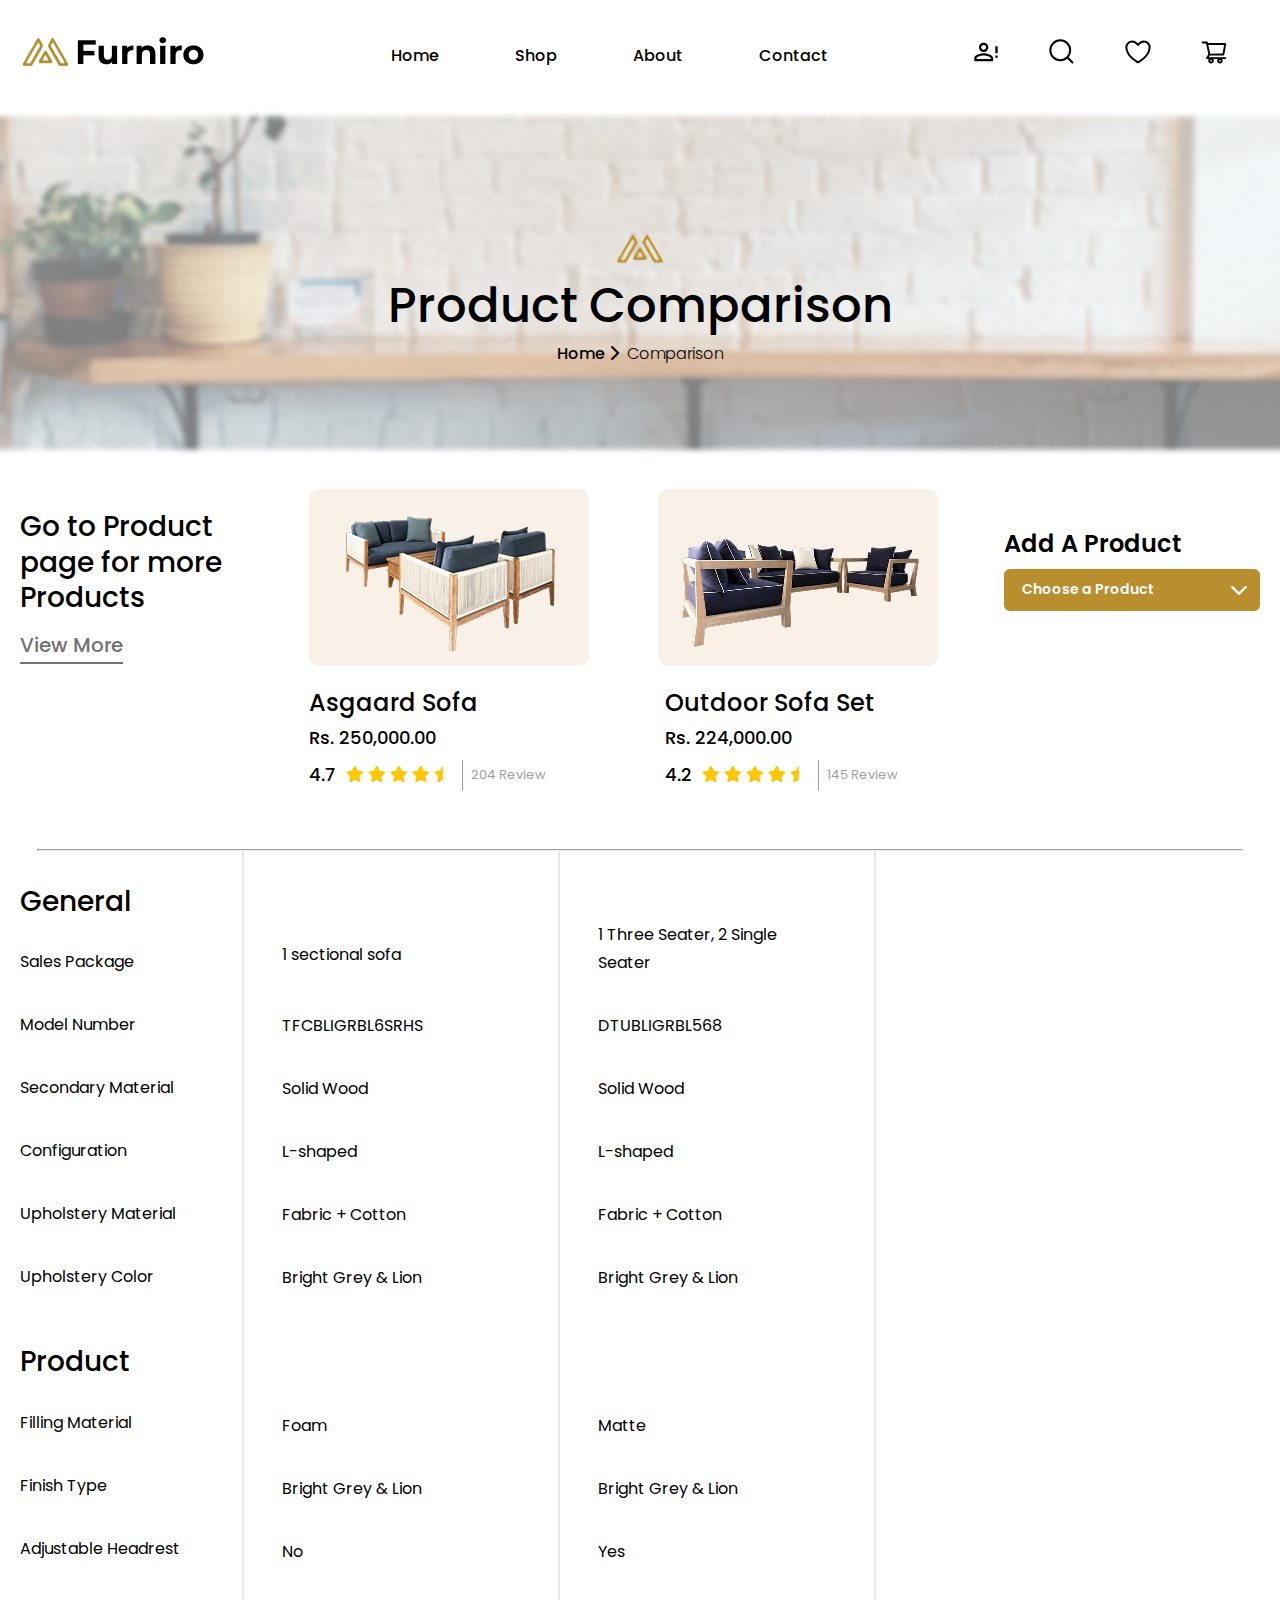
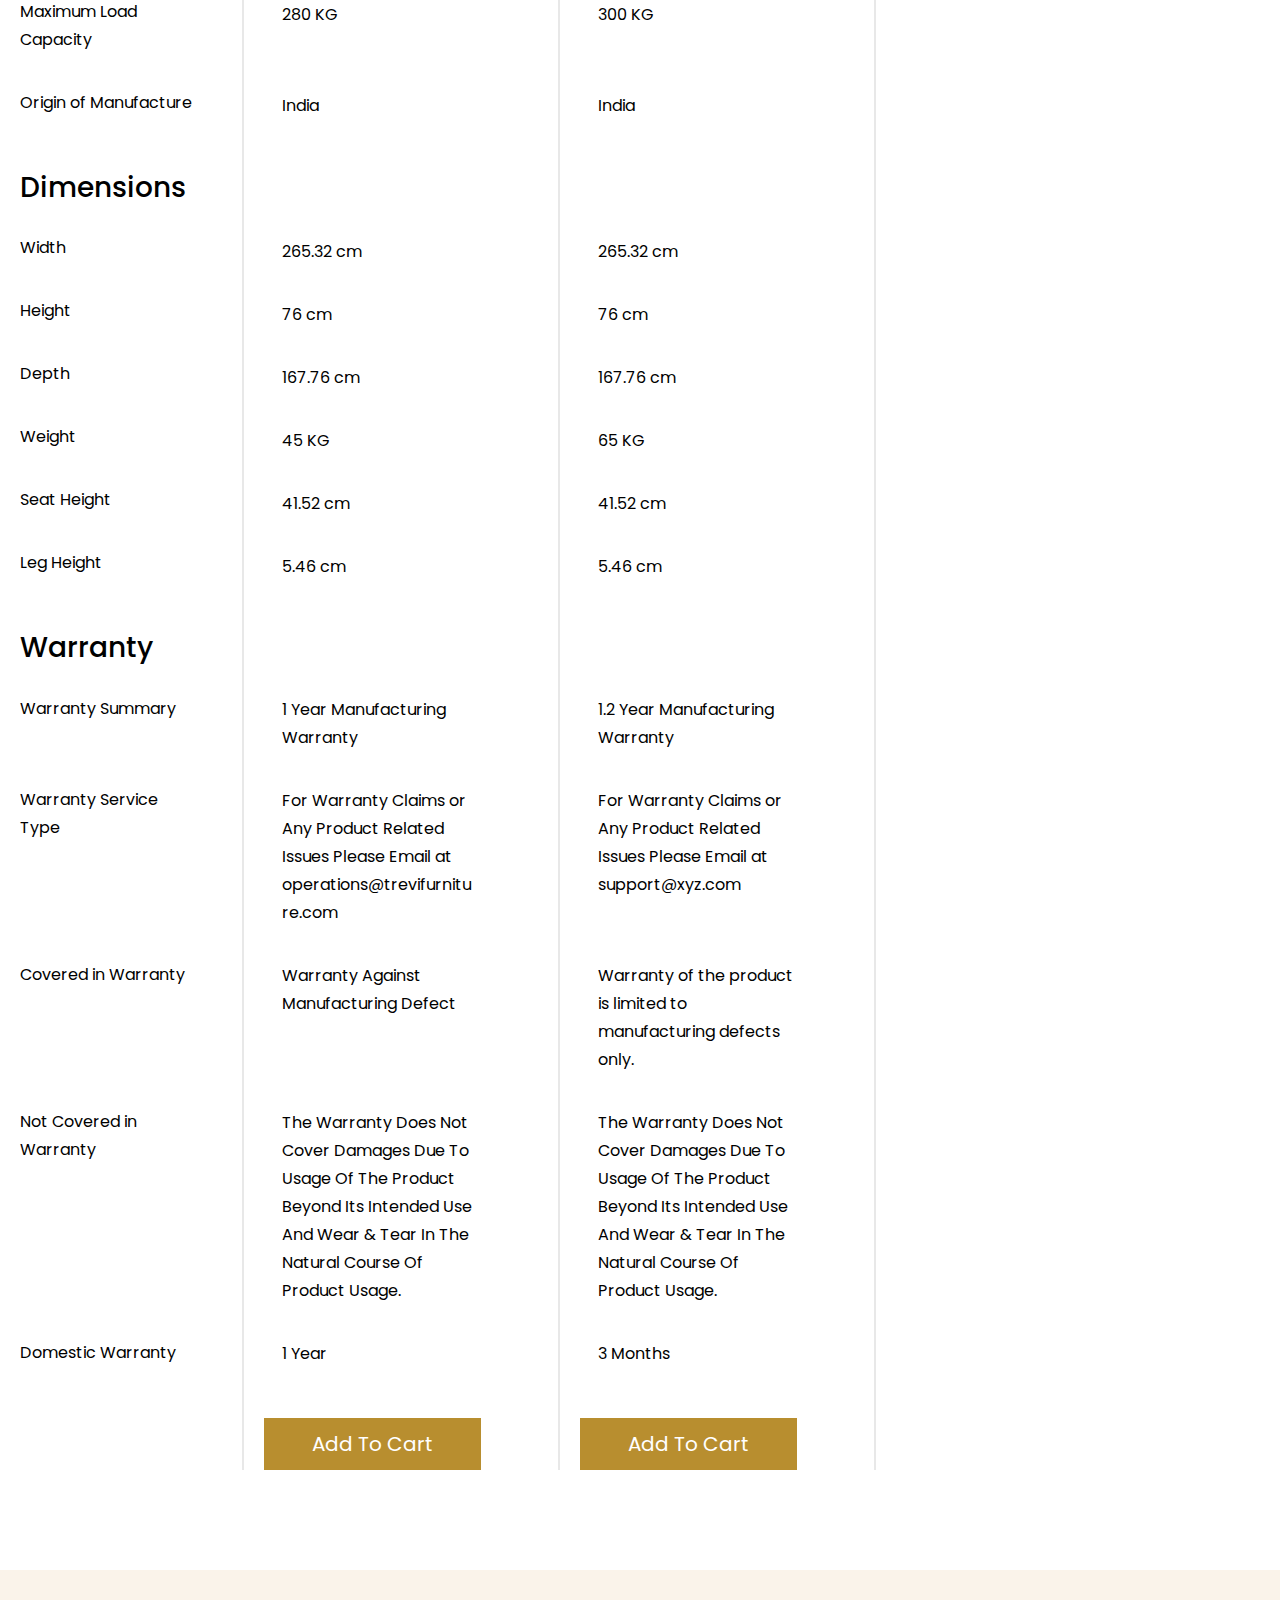
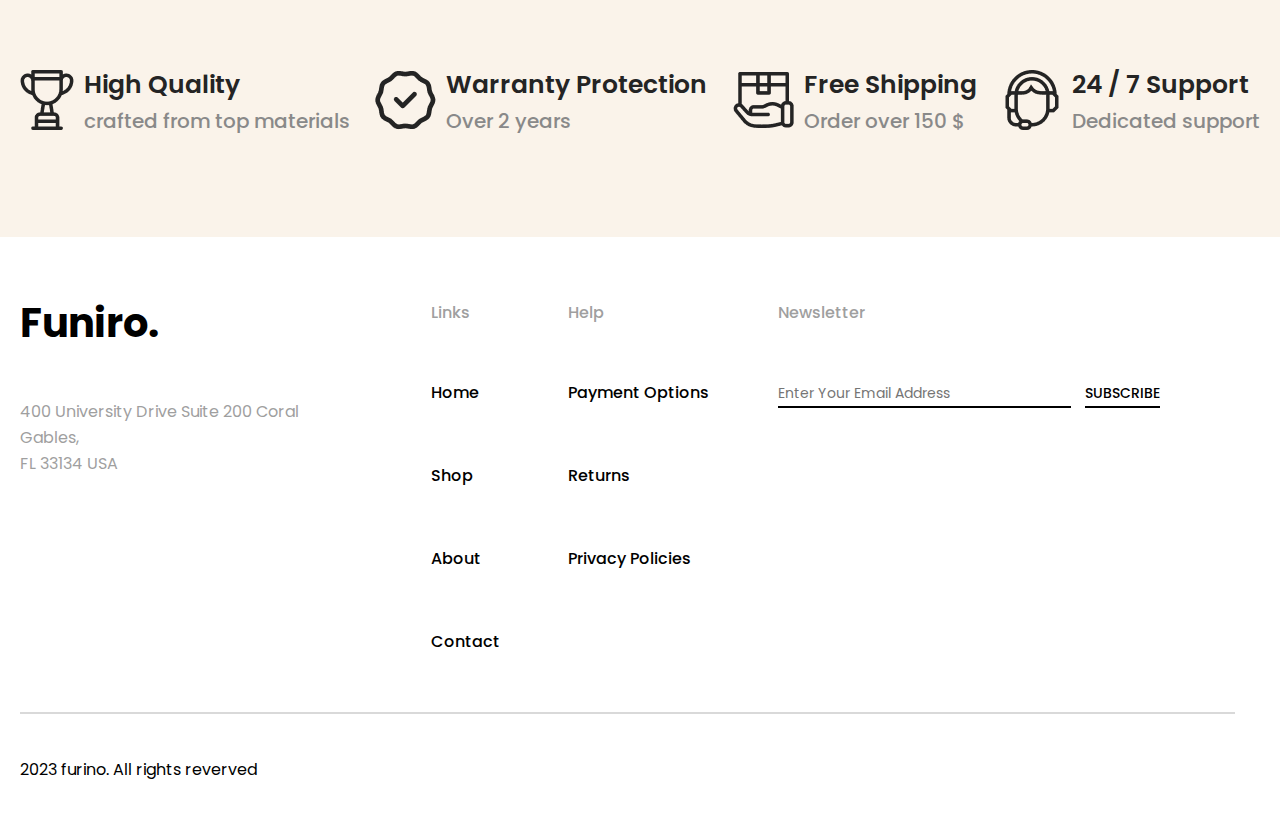
<file: product_comparison.html>
<!DOCTYPE html>
<html lang="en">

<head>
    <meta charset="UTF-8">
    <meta name="viewport" content="width=device-width, initial-scale=1.0">
    <title>Product Comparison</title>
    <link rel="preconnect" href="https://fonts.googleapis.com">
    <link rel="preconnect" href="https://fonts.gstatic.com" crossorigin>
    <link
        href="https://fonts.googleapis.com/css2?family=Poppins:ital,wght@0,100;0,200;0,300;0,400;0,500;0,600;0,700;0,800;0,900;1,100;1,200;1,300;1,400;1,500;1,600;1,700;1,800;1,900&family=Syne&display=swap"
        rel="stylesheet">
    <link rel="stylesheet" href="css/all.min.css">
    <link rel="stylesheet" href="css/style.css">
</head>

<body>
    <section id="header">
        <div class="container">
            <div class="menuLogoIcon">
                <div class="logo">
                    <span>
                        <a href="#">
                            <picture>
                                <img src="images/Frame 168.png" alt="Frame 168.png">
                            </picture>
                        </a>
                    </span>
                </div>
                <div class="menu">
                    <ul>
                        <li><a href="#">Home</a></li>
                        <li><a href="#">Shop</a></li>
                        <li><a href="#">About</a></li>
                        <li><a href="#">Contact</a></li>
                    </ul>
                </div>
                <div class="icons">
                    <svg width="28" height="28" viewBox="0 0 28 28" fill="none" xmlns="http://www.w3.org/2000/svg">
                        <path
                            d="M23.3333 14V8.16669H25.6666V15.1667H23.3333M23.3333 19.8334H25.6666V17.5H23.3333M11.6666 15.1667C14.7816 15.1667 21 16.73 21 19.8334V23.3334H2.33331V19.8334C2.33331 16.73 8.55165 15.1667 11.6666 15.1667ZM11.6666 4.66669C12.9043 4.66669 14.0913 5.15835 14.9665 6.03352C15.8416 6.90869 16.3333 8.09568 16.3333 9.33335C16.3333 10.571 15.8416 11.758 14.9665 12.6332C14.0913 13.5084 12.9043 14 11.6666 14C10.429 14 9.24198 13.5084 8.36682 12.6332C7.49164 11.758 6.99998 10.571 6.99998 9.33335C6.99998 8.09568 7.49164 6.90869 8.36682 6.03352C9.24198 5.15835 10.429 4.66669 11.6666 4.66669ZM11.6666 17.3834C8.20165 17.3834 4.54998 19.0867 4.54998 19.8334V21.1167H18.7833V19.8334C18.7833 19.0867 15.1316 17.3834 11.6666 17.3834ZM11.6666 6.88335C11.0169 6.88335 10.3937 7.14148 9.93424 7.60094C9.47477 8.06041 9.21665 8.68357 9.21665 9.33335C9.21665 9.98313 9.47477 10.6063 9.93424 11.0658C10.3937 11.5252 11.0169 11.7834 11.6666 11.7834C12.3164 11.7834 12.9396 11.5252 13.3991 11.0658C13.8585 10.6063 14.1166 9.98313 14.1166 9.33335C14.1166 8.68357 13.8585 8.06041 13.3991 7.60094C12.9396 7.14148 12.3164 6.88335 11.6666 6.88335Z"
                            fill="black" />
                    </svg>

                    <svg width="28" height="28" viewBox="0 0 28 28" fill="none" xmlns="http://www.w3.org/2000/svg">
                        <path
                            d="M24.5 24.5L19.2663 19.257M22.1666 12.25C22.1666 14.88 21.1219 17.4024 19.2621 19.2621C17.4024 21.1219 14.88 22.1666 12.25 22.1666C9.61992 22.1666 7.09757 21.1219 5.23784 19.2621C3.3781 17.4024 2.33331 14.88 2.33331 12.25C2.33331 9.61992 3.3781 7.09757 5.23784 5.23784C7.09757 3.3781 9.61992 2.33331 12.25 2.33331C14.88 2.33331 17.4024 3.3781 19.2621 5.23784C21.1219 7.09757 22.1666 9.61992 22.1666 12.25V12.25Z"
                            stroke="black" stroke-width="2" stroke-linecap="round" />
                    </svg>


                    <svg width="28" height="28" viewBox="0 0 28 28" fill="none" xmlns="http://www.w3.org/2000/svg">
                        <path
                            d="M8.16668 3.5C4.94551 3.5 2.33334 6.08533 2.33334 9.275C2.33334 11.8498 3.35418 17.9608 13.4027 24.1383C13.5827 24.2479 13.7893 24.3058 14 24.3058C14.2107 24.3058 14.4173 24.2479 14.5973 24.1383C24.6458 17.9608 25.6667 11.8498 25.6667 9.275C25.6667 6.08533 23.0545 3.5 19.8333 3.5C16.6122 3.5 14 7 14 7C14 7 11.3878 3.5 8.16668 3.5Z"
                            stroke="black" stroke-width="2" stroke-linecap="round" stroke-linejoin="round" />
                    </svg>

                    <svg width="28" height="28" viewBox="0 0 28 28" fill="none" xmlns="http://www.w3.org/2000/svg">
                        <path
                            d="M25.2355 19.1926H8.95234L9.76991 17.5273L23.3543 17.5027C23.8137 17.5027 24.2074 17.1746 24.2894 16.7207L26.1707 6.19062C26.2199 5.91445 26.1461 5.63008 25.9656 5.41406C25.8764 5.30775 25.7652 5.22211 25.6396 5.16309C25.514 5.10407 25.377 5.07308 25.2383 5.07227L7.95702 5.01484L7.80937 4.32031C7.7164 3.87734 7.31718 3.55469 6.86328 3.55469H2.63867C2.38267 3.55469 2.13716 3.65638 1.95614 3.8374C1.77513 4.01841 1.67343 4.26393 1.67343 4.51992C1.67343 4.77592 1.77513 5.02143 1.95614 5.20245C2.13716 5.38346 2.38267 5.48516 2.63867 5.48516H6.08124L6.72656 8.55312L8.31523 16.2449L6.26992 19.5836C6.1637 19.727 6.09972 19.8972 6.08523 20.075C6.07073 20.2528 6.10629 20.4312 6.18788 20.5898C6.35195 20.9152 6.68281 21.1203 7.04921 21.1203H8.7664C8.40032 21.6065 8.20258 22.1988 8.20312 22.8074C8.20312 24.3551 9.46093 25.6129 11.0086 25.6129C12.5562 25.6129 13.8141 24.3551 13.8141 22.8074C13.8141 22.1977 13.6117 21.6043 13.2508 21.1203H17.6559C17.2898 21.6065 17.092 22.1988 17.0926 22.8074C17.0926 24.3551 18.3504 25.6129 19.898 25.6129C21.4457 25.6129 22.7035 24.3551 22.7035 22.8074C22.7035 22.1977 22.5012 21.6043 22.1402 21.1203H25.2383C25.7687 21.1203 26.2035 20.6883 26.2035 20.1551C26.2019 19.8994 26.0993 19.6546 25.9179 19.4743C25.7366 19.294 25.4913 19.1927 25.2355 19.1926ZM8.35898 6.91797L24.1035 6.96992L22.5613 15.6051L10.1937 15.627L8.35898 6.91797ZM11.0086 23.6715C10.5328 23.6715 10.1445 23.2832 10.1445 22.8074C10.1445 22.3316 10.5328 21.9434 11.0086 21.9434C11.4844 21.9434 11.8726 22.3316 11.8726 22.8074C11.8726 23.0366 11.7816 23.2564 11.6196 23.4184C11.4575 23.5805 11.2378 23.6715 11.0086 23.6715ZM19.898 23.6715C19.4223 23.6715 19.034 23.2832 19.034 22.8074C19.034 22.3316 19.4223 21.9434 19.898 21.9434C20.3738 21.9434 20.7621 22.3316 20.7621 22.8074C20.7621 23.0366 20.6711 23.2564 20.509 23.4184C20.347 23.5805 20.1272 23.6715 19.898 23.6715Z"
                            fill="black" />
                    </svg>
                </div>
            </div>
        </div>
    </section>
    <section id="banner_three">
        <div class="container">
            <img src="images/Meubel House_Logos-05.png" alt="Meubel House_Logos-05.png">
            <h1>Product Comparison</h1>
            <h4>Home <i class="fa-solid fa-chevron-right"></i> <span>Comparison</span></h4>
        </div>
    </section>
    <section id="productPage">
        <div class="container">
            <div class="productFourFlexItem">
                <div class="textFlexOne">
                    <h2>Go to Product page for more
                        Products</h2>
                    <a href="#">View More</a>
                </div>
                <div class="sofasDetails">
                    <img src="images/Group 156.png" alt="Group 156.png">
                    <h3>Asgaard Sofa</h3>
                    <h4>Rs. 250,000.00</h4>
                    <div class="sofaReview">
                        <h5>4.7</h5>
                        <div class="star">
                            <i class="fa-solid fa-star"></i>
                            <i class="fa-solid fa-star"></i>
                            <i class="fa-solid fa-star"></i>
                            <i class="fa-solid fa-star"></i>
                            <i class="fa-solid fa-star-half"></i>
                        </div>
                        <div class="border"></div>
                        <p>204 Review</p>
                    </div>
                </div>
                <div class="sofasDetails">
                    <img src="images/Group 157.png" alt="Group 157.png">
                    <div class="detailsTexts">
                        <h3>Outdoor Sofa Set</h3>
                        <h4>Rs. 224,000.00</h4>
                        <div class="sofaReview">
                            <h5>4.2</h5>
                            <div class="star">
                                <i class="fa-solid fa-star"></i>
                                <i class="fa-solid fa-star"></i>
                                <i class="fa-solid fa-star"></i>
                                <i class="fa-solid fa-star"></i>
                                <i class="fa-solid fa-star-half"></i>
                            </div>
                            <div class="border"></div>
                            <p>145 Review</p>
                        </div>
                    </div>
                </div>
                <div class="addProduct">
                    <h3>Add A Product</h3>
                    <div class="dropdownBtn">
                        <p>Choose a Product</p>
                        <i class="fa-solid fa-chevron-down"></i>
                    </div>
                </div>
            </div>
        </div>
    </section>
    <hr style="color: #e8e8e8; width: 94%; margin: 0 auto; line-height: 0;">
    <section id="packages">
        <div class="container">
            <div class="packagesFlex">
                <div class="packagesTexts">
                    <h3>General</h3>
                    <ul>
                        <li>Sales Package</li>
                        <li>Model Number</li>
                        <li>Secondary Material</li>
                        <li>Configuration</li>
                        <li>Upholstery Material</li>
                        <li>Upholstery Color</li>
                    </ul>
                    <h4>Product</h4>
                    <ul>
                        <li>Filling Material</li>
                        <li>Finish Type</li>
                        <li>Adjustable Headrest</li>
                        <li>Maximum Load <br>Capacity</li>
                        <li>Origin of Manufacture</li>
                        
                    </ul>
                    <h4>Dimensions</h4>
                    <ul>
                        <li>Width</li>
                        <li>Height</li>
                        <li>Depth</li>
                        <li>Weight</li>
                        <li>Seat Height</li>
                        <li>Leg Height</li>
                    </ul>
                    <h4>Warranty</h4>
                    <ul>
                        <li>Warranty Summary</li>
                        <li><br>Warranty Service <br> 
                            Type</li>
                        <li><br><br><br>Covered in Warranty</li>
                        <li><br><br><br>Not Covered in <br>Warranty</li>
                        <li style="padding-bottom: 70px;"><br><br><br><br><br>Domestic Warranty</li>
                    </ul>
                </div>
                <div class="packagesTexts">
                    <ul style="margin-left: 38px; margin-top: 90px;">
                        <li style="padding-bottom: 8px;">1 sectional sofa</li>
                        <li>TFCBLIGRBL6SRHS</li>
                        <li>Solid Wood</li>
                        <li>L-shaped</li>
                        <li>Fabric + Cotton</li>
                        <li>Bright Grey & Lion</li>
                    </ul>
                    <ul style="margin-left: 38px; margin-top: 120px;">
                        <li>Foam</li>
                        <li>Bright Grey & Lion</li>
                        <li>No</li>
                        <li>280 KG</li>
                        <li style="padding-top: 28px;">India</li>
                        
                    </ul>
                    <ul style="margin-left: 38px; margin-top: 118px;">
                        <li>265.32 cm</li>
                        <li>76 cm</li>
                        <li>167.76 cm</li>
                        <li>45 KG</li>
                        <li>41.52 cm</li>
                        <li>5.46 cm</li>
                    </ul>
                    <ul style="margin-left: 38px; width: 241px; padding-right: 35px; margin-top: 115px;">
                        <li>1 Year Manufacturing Warranty</li>
                        <li>For Warranty Claims or Any Product Related Issues Please Email at operations@trevifurnitu
                            <br>re.com</li>
                        <li>Warranty Against Manufacturing Defect</li>
                        <li><br><br>The Warranty Does Not Cover Damages Due To Usage Of The Product Beyond Its Intended Use And Wear & Tear In The Natural Course Of Product Usage.</li>
                        <li>1 Year</li>
                        
                    </ul>
                    <a href="#">Add To Cart</a>
                </div>
                <div class="packagesTexts">
                    <ul style="margin-left: 38px; margin-top: 70px;">
                        <li>1 Three Seater, 2 Single <br>Seater</li>
                        <li>DTUBLIGRBL568</li>
                        <li>Solid Wood</li>
                        <li>L-shaped</li>
                        <li>Fabric + Cotton</li>
                        <li>Bright Grey & Lion</li>
                    </ul>
                    <ul style="margin-left: 38px; margin-top: 120px;">
                        <li>Matte</li>
                        <li>Bright Grey & Lion</li>
                        <li>Yes</li>
                        <li>300 KG</li>
                        <li style="padding-top: 28px;">India</li>
                        
                    </ul>
                    <ul style="margin-left: 38px; margin-top: 118px;">
                        <li>265.32 cm</li>
                        <li>76 cm</li>
                        <li>167.76 cm</li>
                        <li>65 KG</li>
                        <li>41.52 cm</li>
                        <li>5.46 cm</li>
                    </ul>
                    <ul style="margin-left: 38px; width: 241px; padding-right: 35px; margin-top: 115px;">
                        <li>1.2 Year Manufacturing Warranty</li>
                        <li>For Warranty Claims or Any Product Related Issues Please Email at support@xyz.com</li>
                        <li style="width: 208px;"><br>Warranty of the product is limited to manufacturing defects only.</li>
                        <li>The Warranty Does Not Cover Damages Due To Usage Of The Product Beyond Its Intended Use And Wear & Tear In The Natural Course Of Product Usage.</li>
                        <li>3 Months</li>
                        
                    </ul>
                    <a href="#">Add To Cart</a>
                </div>
                
            </div>
        </div>
    </section>

    <section id="feature">
        <div class="container">
            <div class="featureFlex">
                <div class="featureOne">
                    <div class="featureImg">
                        <picture>
                            <img src="images/Group.png" alt="Group.png">
                        </picture>
                    </div>
                    <div class="featureText">
                        <h3>High Quality</h3>
                        <p>crafted from top materials</p>
                    </div>
                </div>
                <div class="featureOne">
                    <div class="featureImg">
                        <picture>
                            <img src="images/guarantee.png" alt="guarantee.png">
                        </picture>
                    </div>
                    <div class="featureText">
                        <h3>Warranty Protection</h3>
                        <p>Over 2 years</p>
                    </div>
                </div>
                <div class="featureOne">
                    <div class="featureImg">
                        <picture>
                            <img src="images/shipping.png" alt="shipping.png">
                        </picture>
                    </div>
                    <div class="featureText">
                        <h3>Free Shipping</h3>
                        <p>Order over 150 $</p>
                    </div>
                </div>
                <div class="featureOne">
                    <div class="featureImg">
                        <picture>
                            <img src="images/customer-support.png" alt="customer-support.png">
                        </picture>
                    </div>
                    <div class="featureText">
                        <h3>24 / 7 Support</h3>
                        <p>Dedicated support</p>
                    </div>
                </div>
            </div>
        </div>
    </section>

    <section id="footer">
        <div class="container">
            <div class="fourFlexItems">
                <div class="oneFlex">
                    <h4>Funiro.</h4>
                    <p>400 University Drive Suite 200 Coral Gables,<br>
                        FL 33134 USA</p>
                </div>
                <div class="secondFlex">
                    <h6>Links</h6>
                    <ul>
                        <li><a href="#">Home</a></li>
                        <li><a href="#">Shop</a></li>
                        <li><a href="#">About</a></li>
                        <li><a href="#">Contact</a></li>
                    </ul>
                </div>
                <div class="thirdFlex">
                    <h6>Help</h6>
                    <ul>
                        <li><a href="#">Payment Options</a></li>
                        <li><a href="#">Returns</a></li>
                        <li><a href="#">Privacy Policies</a></li>
                    </ul>
                </div>
                <div class="fourthFlex">
                    <h6>Newsletter</h6>
                    <input type="email" placeholder="Enter Your Email Address">
                    <a href="#">SUBSCRIBE</a>
                </div>
            </div>
            <hr>
            <div class="copyright">
                <p>2023 furino. All rights reverved</p>
            </div>
        </div>
    </section>
</body>

</html>
</file>
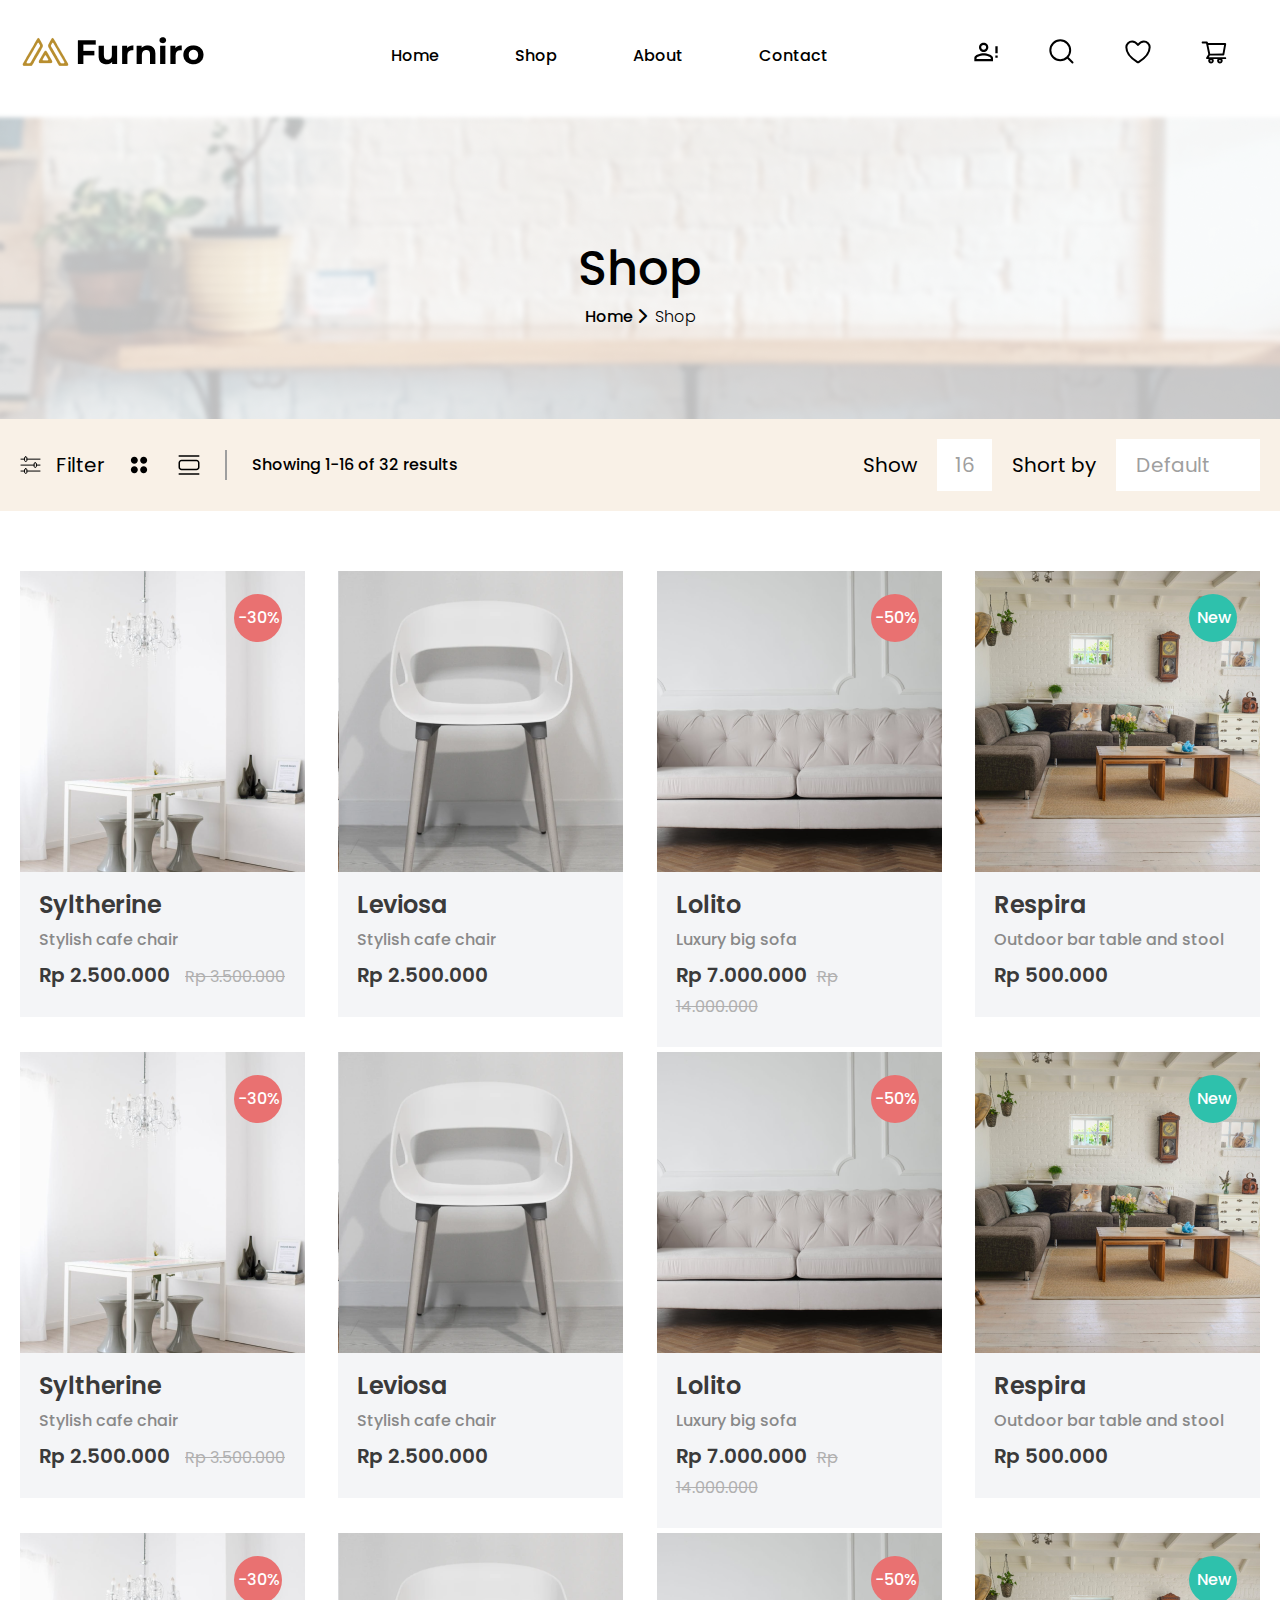
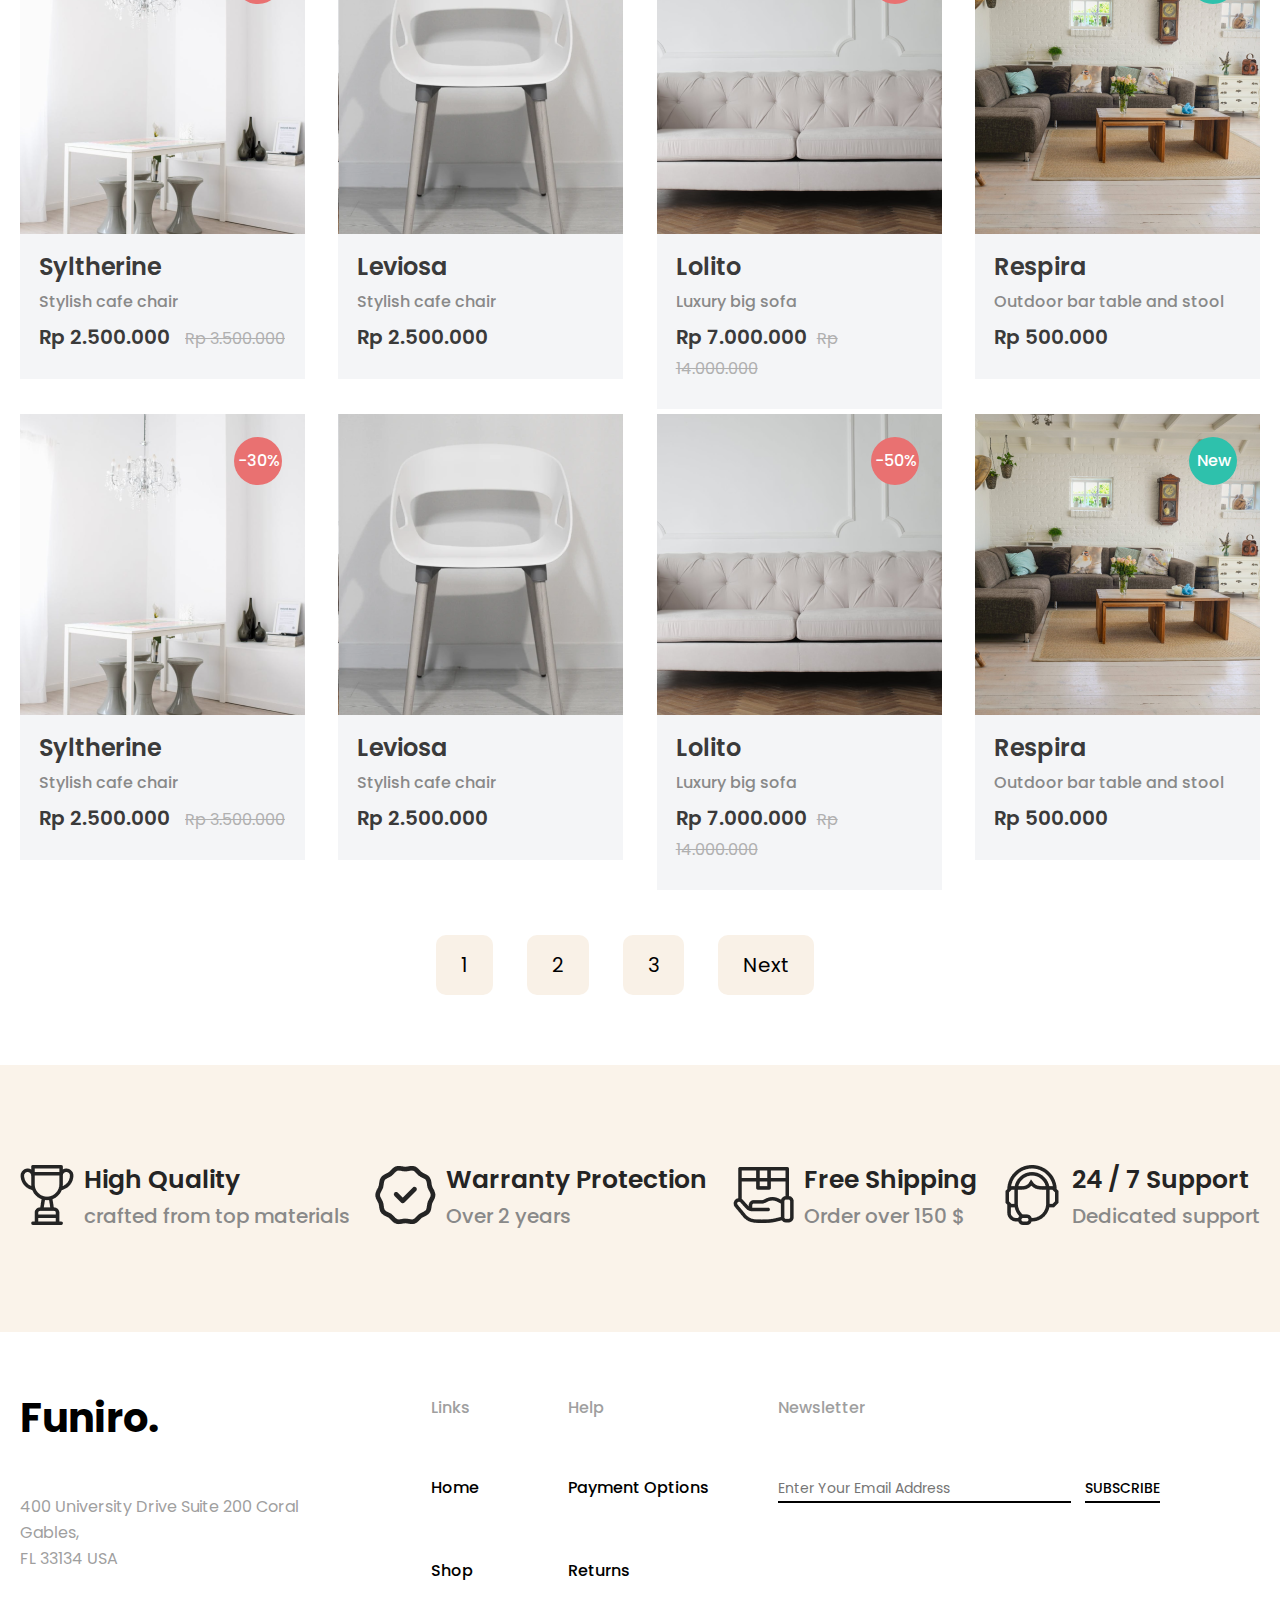
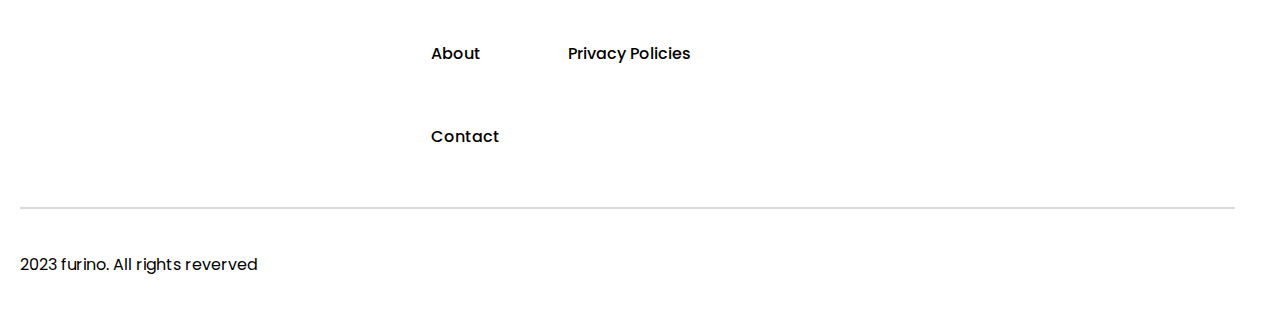
<file: shop.html>
<!DOCTYPE html>
<html lang="en">

<head>
    <meta charset="UTF-8">
    <meta name="viewport" content="width=device-width, initial-scale=1.0">
    <title>Shop</title>
    <link rel="preconnect" href="https://fonts.googleapis.com">
    <link rel="preconnect" href="https://fonts.gstatic.com" crossorigin>
    <link
        href="https://fonts.googleapis.com/css2?family=Poppins:ital,wght@0,100;0,200;0,300;0,400;0,500;0,600;0,700;0,800;0,900;1,100;1,200;1,300;1,400;1,500;1,600;1,700;1,800;1,900&family=Syne&display=swap"
        rel="stylesheet">
    <link rel="stylesheet" href="css/all.min.css">
    <link rel="stylesheet" href="css/style.css">
</head>

<body>
    <section id="header">
        <div class="container">
            <div class="menuLogoIcon">
                <div class="logo">
                    <span>
                        <a href="#">
                            <picture>
                                <img src="images/Frame 168.png" alt="Frame 168.png">
                            </picture>
                        </a>
                    </span>
                </div>
                <div class="menu">
                    <ul>
                        <li><a href="#">Home</a></li>
                        <li><a href="#">Shop</a></li>
                        <li><a href="#">About</a></li>
                        <li><a href="#">Contact</a></li>
                    </ul>
                </div>
                <div class="icons">
                    <svg width="28" height="28" viewBox="0 0 28 28" fill="none" xmlns="http://www.w3.org/2000/svg">
                        <path
                            d="M23.3333 14V8.16669H25.6666V15.1667H23.3333M23.3333 19.8334H25.6666V17.5H23.3333M11.6666 15.1667C14.7816 15.1667 21 16.73 21 19.8334V23.3334H2.33331V19.8334C2.33331 16.73 8.55165 15.1667 11.6666 15.1667ZM11.6666 4.66669C12.9043 4.66669 14.0913 5.15835 14.9665 6.03352C15.8416 6.90869 16.3333 8.09568 16.3333 9.33335C16.3333 10.571 15.8416 11.758 14.9665 12.6332C14.0913 13.5084 12.9043 14 11.6666 14C10.429 14 9.24198 13.5084 8.36682 12.6332C7.49164 11.758 6.99998 10.571 6.99998 9.33335C6.99998 8.09568 7.49164 6.90869 8.36682 6.03352C9.24198 5.15835 10.429 4.66669 11.6666 4.66669ZM11.6666 17.3834C8.20165 17.3834 4.54998 19.0867 4.54998 19.8334V21.1167H18.7833V19.8334C18.7833 19.0867 15.1316 17.3834 11.6666 17.3834ZM11.6666 6.88335C11.0169 6.88335 10.3937 7.14148 9.93424 7.60094C9.47477 8.06041 9.21665 8.68357 9.21665 9.33335C9.21665 9.98313 9.47477 10.6063 9.93424 11.0658C10.3937 11.5252 11.0169 11.7834 11.6666 11.7834C12.3164 11.7834 12.9396 11.5252 13.3991 11.0658C13.8585 10.6063 14.1166 9.98313 14.1166 9.33335C14.1166 8.68357 13.8585 8.06041 13.3991 7.60094C12.9396 7.14148 12.3164 6.88335 11.6666 6.88335Z"
                            fill="black" />
                    </svg>

                    <svg width="28" height="28" viewBox="0 0 28 28" fill="none" xmlns="http://www.w3.org/2000/svg">
                        <path
                            d="M24.5 24.5L19.2663 19.257M22.1666 12.25C22.1666 14.88 21.1219 17.4024 19.2621 19.2621C17.4024 21.1219 14.88 22.1666 12.25 22.1666C9.61992 22.1666 7.09757 21.1219 5.23784 19.2621C3.3781 17.4024 2.33331 14.88 2.33331 12.25C2.33331 9.61992 3.3781 7.09757 5.23784 5.23784C7.09757 3.3781 9.61992 2.33331 12.25 2.33331C14.88 2.33331 17.4024 3.3781 19.2621 5.23784C21.1219 7.09757 22.1666 9.61992 22.1666 12.25V12.25Z"
                            stroke="black" stroke-width="2" stroke-linecap="round" />
                    </svg>


                    <svg width="28" height="28" viewBox="0 0 28 28" fill="none" xmlns="http://www.w3.org/2000/svg">
                        <path
                            d="M8.16668 3.5C4.94551 3.5 2.33334 6.08533 2.33334 9.275C2.33334 11.8498 3.35418 17.9608 13.4027 24.1383C13.5827 24.2479 13.7893 24.3058 14 24.3058C14.2107 24.3058 14.4173 24.2479 14.5973 24.1383C24.6458 17.9608 25.6667 11.8498 25.6667 9.275C25.6667 6.08533 23.0545 3.5 19.8333 3.5C16.6122 3.5 14 7 14 7C14 7 11.3878 3.5 8.16668 3.5Z"
                            stroke="black" stroke-width="2" stroke-linecap="round" stroke-linejoin="round" />
                    </svg>

                    <svg width="28" height="28" viewBox="0 0 28 28" fill="none" xmlns="http://www.w3.org/2000/svg">
                        <path
                            d="M25.2355 19.1926H8.95234L9.76991 17.5273L23.3543 17.5027C23.8137 17.5027 24.2074 17.1746 24.2894 16.7207L26.1707 6.19062C26.2199 5.91445 26.1461 5.63008 25.9656 5.41406C25.8764 5.30775 25.7652 5.22211 25.6396 5.16309C25.514 5.10407 25.377 5.07308 25.2383 5.07227L7.95702 5.01484L7.80937 4.32031C7.7164 3.87734 7.31718 3.55469 6.86328 3.55469H2.63867C2.38267 3.55469 2.13716 3.65638 1.95614 3.8374C1.77513 4.01841 1.67343 4.26393 1.67343 4.51992C1.67343 4.77592 1.77513 5.02143 1.95614 5.20245C2.13716 5.38346 2.38267 5.48516 2.63867 5.48516H6.08124L6.72656 8.55312L8.31523 16.2449L6.26992 19.5836C6.1637 19.727 6.09972 19.8972 6.08523 20.075C6.07073 20.2528 6.10629 20.4312 6.18788 20.5898C6.35195 20.9152 6.68281 21.1203 7.04921 21.1203H8.7664C8.40032 21.6065 8.20258 22.1988 8.20312 22.8074C8.20312 24.3551 9.46093 25.6129 11.0086 25.6129C12.5562 25.6129 13.8141 24.3551 13.8141 22.8074C13.8141 22.1977 13.6117 21.6043 13.2508 21.1203H17.6559C17.2898 21.6065 17.092 22.1988 17.0926 22.8074C17.0926 24.3551 18.3504 25.6129 19.898 25.6129C21.4457 25.6129 22.7035 24.3551 22.7035 22.8074C22.7035 22.1977 22.5012 21.6043 22.1402 21.1203H25.2383C25.7687 21.1203 26.2035 20.6883 26.2035 20.1551C26.2019 19.8994 26.0993 19.6546 25.9179 19.4743C25.7366 19.294 25.4913 19.1927 25.2355 19.1926ZM8.35898 6.91797L24.1035 6.96992L22.5613 15.6051L10.1937 15.627L8.35898 6.91797ZM11.0086 23.6715C10.5328 23.6715 10.1445 23.2832 10.1445 22.8074C10.1445 22.3316 10.5328 21.9434 11.0086 21.9434C11.4844 21.9434 11.8726 22.3316 11.8726 22.8074C11.8726 23.0366 11.7816 23.2564 11.6196 23.4184C11.4575 23.5805 11.2378 23.6715 11.0086 23.6715ZM19.898 23.6715C19.4223 23.6715 19.034 23.2832 19.034 22.8074C19.034 22.3316 19.4223 21.9434 19.898 21.9434C20.3738 21.9434 20.7621 22.3316 20.7621 22.8074C20.7621 23.0366 20.6711 23.2564 20.509 23.4184C20.347 23.5805 20.1272 23.6715 19.898 23.6715Z"
                            fill="black" />
                    </svg>
                </div>
            </div>
        </div>
    </section>

    <section id="banner_two">
        <div class="container">
            <h1>Shop</h1>
            <h4>Home <i class="fa-solid fa-chevron-right"></i> <span>Shop</span></h4>
        </div>
    </section>
    <section id="filter">
        <div class="container">
            <div class="filterFlex">
                <div class="filter">
                    <svg width="21" height="18" viewBox="0 0 21 18" fill="none" xmlns="http://www.w3.org/2000/svg">
                        <path
                            d="M20.0238 3.14285H6.92857M4.54762 3.14285H0.976191M20.0238 15.0476H6.92857M4.54762 15.0476H0.976191M14.0714 9.09524H0.976191M20.0238 9.09524H16.4524M5.7381 0.761902C6.05383 0.761902 6.35663 0.887327 6.57989 1.11058C6.80315 1.33384 6.92857 1.63664 6.92857 1.95238V4.33333C6.92857 4.64906 6.80315 4.95187 6.57989 5.17512C6.35663 5.39838 6.05383 5.52381 5.7381 5.52381C5.42236 5.52381 5.11956 5.39838 4.8963 5.17512C4.67304 4.95187 4.54762 4.64906 4.54762 4.33333V1.95238C4.54762 1.63664 4.67304 1.33384 4.8963 1.11058C5.11956 0.887327 5.42236 0.761902 5.7381 0.761902V0.761902ZM5.7381 12.6667C6.05383 12.6667 6.35663 12.7921 6.57989 13.0153C6.80315 13.2386 6.92857 13.5414 6.92857 13.8571V16.2381C6.92857 16.5538 6.80315 16.8566 6.57989 17.0799C6.35663 17.3031 6.05383 17.4286 5.7381 17.4286C5.42236 17.4286 5.11956 17.3031 4.8963 17.0799C4.67304 16.8566 4.54762 16.5538 4.54762 16.2381V13.8571C4.54762 13.5414 4.67304 13.2386 4.8963 13.0153C5.11956 12.7921 5.42236 12.6667 5.7381 12.6667ZM15.2619 6.71428C15.5776 6.71428 15.8804 6.83971 16.1037 7.06297C16.327 7.28622 16.4524 7.58903 16.4524 7.90476V10.2857C16.4524 10.6014 16.327 10.9042 16.1037 11.1275C15.8804 11.3508 15.5776 11.4762 15.2619 11.4762C14.9462 11.4762 14.6434 11.3508 14.4201 11.1275C14.1969 10.9042 14.0714 10.6014 14.0714 10.2857V7.90476C14.0714 7.58903 14.1969 7.28622 14.4201 7.06297C14.6434 6.83971 14.9462 6.71428 15.2619 6.71428V6.71428Z"
                            stroke="black" stroke-linecap="round" stroke-linejoin="round" />
                    </svg>
                </div>
                <div class="filterP">
                    <p>Filter</p>
                </div>
                <div class="vector">
                    <svg width="18" height="18" viewBox="0 0 18 18" fill="none" xmlns="http://www.w3.org/2000/svg">
                        <path
                            d="M13.6667 17.1667C12.7384 17.1667 11.8482 16.7979 11.1918 16.1416C10.5354 15.4852 10.1667 14.5949 10.1667 13.6667C10.1667 12.7384 10.5354 11.8482 11.1918 11.1918C11.8482 10.5354 12.7384 10.1667 13.6667 10.1667C14.5949 10.1667 15.4852 10.5354 16.1415 11.1918C16.7979 11.8482 17.1667 12.7384 17.1667 13.6667C17.1667 14.5949 16.7979 15.4852 16.1415 16.1416C15.4852 16.7979 14.5949 17.1667 13.6667 17.1667ZM4.33334 17.1667C3.40508 17.1667 2.51484 16.7979 1.85846 16.1416C1.20208 15.4852 0.833336 14.5949 0.833336 13.6667C0.833336 12.7384 1.20208 11.8482 1.85846 11.1918C2.51484 10.5354 3.40508 10.1667 4.33334 10.1667C5.26159 10.1667 6.15183 10.5354 6.80821 11.1918C7.46459 11.8482 7.83334 12.7384 7.83334 13.6667C7.83334 14.5949 7.46459 15.4852 6.80821 16.1416C6.15183 16.7979 5.26159 17.1667 4.33334 17.1667ZM13.6667 7.83334C12.7384 7.83334 11.8482 7.4646 11.1918 6.80822C10.5354 6.15184 10.1667 5.2616 10.1667 4.33334C10.1667 3.40509 10.5354 2.51485 11.1918 1.85847C11.8482 1.20209 12.7384 0.833344 13.6667 0.833344C14.5949 0.833344 15.4852 1.20209 16.1415 1.85847C16.7979 2.51485 17.1667 3.40509 17.1667 4.33334C17.1667 5.2616 16.7979 6.15184 16.1415 6.80822C15.4852 7.4646 14.5949 7.83334 13.6667 7.83334ZM4.33334 7.83334C3.40508 7.83334 2.51484 7.4646 1.85846 6.80822C1.20208 6.15184 0.833336 5.2616 0.833336 4.33334C0.833336 3.40509 1.20208 2.51485 1.85846 1.85847C2.51484 1.20209 3.40508 0.833344 4.33334 0.833344C5.26159 0.833344 6.15183 1.20209 6.80821 1.85847C7.46459 2.51485 7.83334 3.40509 7.83334 4.33334C7.83334 5.2616 7.46459 6.15184 6.80821 6.80822C6.15183 7.4646 5.26159 7.83334 4.33334 7.83334Z"
                            fill="black" />
                    </svg>
                    <svg width="22" height="20" viewBox="0 0 22 20" fill="none" xmlns="http://www.w3.org/2000/svg">
                        <path
                            d="M3.5 4.75H18.5C19.2956 4.75 20.0587 5.06607 20.6213 5.62868C21.1839 6.19129 21.5 6.95435 21.5 7.75V12.25C21.5 13.0456 21.1839 13.8087 20.6213 14.3713C20.0587 14.9339 19.2956 15.25 18.5 15.25H3.5C2.70435 15.25 1.94129 14.9339 1.37868 14.3713C0.816071 13.8087 0.5 13.0456 0.5 12.25V7.75C0.5 6.95435 0.816071 6.19129 1.37868 5.62868C1.94129 5.06607 2.70435 4.75 3.5 4.75ZM3.5 6.25C3.10218 6.25 2.72064 6.40804 2.43934 6.68934C2.15804 6.97064 2 7.35218 2 7.75V12.25C2 12.6478 2.15804 13.0294 2.43934 13.3107C2.72064 13.592 3.10218 13.75 3.5 13.75H18.5C18.8978 13.75 19.2794 13.592 19.5607 13.3107C19.842 13.0294 20 12.6478 20 12.25V7.75C20 7.35218 19.842 6.97064 19.5607 6.68934C19.2794 6.40804 18.8978 6.25 18.5 6.25H3.5ZM0.5 1C0.5 0.801088 0.579018 0.610322 0.71967 0.46967C0.860322 0.329018 1.05109 0.25 1.25 0.25H20.75C20.9489 0.25 21.1397 0.329018 21.2803 0.46967C21.421 0.610322 21.5 0.801088 21.5 1C21.5 1.19891 21.421 1.38968 21.2803 1.53033C21.1397 1.67098 20.9489 1.75 20.75 1.75H1.25C1.05109 1.75 0.860322 1.67098 0.71967 1.53033C0.579018 1.38968 0.5 1.19891 0.5 1ZM0.5 19C0.5 18.8011 0.579018 18.6103 0.71967 18.4697C0.860322 18.329 1.05109 18.25 1.25 18.25H20.75C20.9489 18.25 21.1397 18.329 21.2803 18.4697C21.421 18.6103 21.5 18.8011 21.5 19C21.5 19.1989 21.421 19.3897 21.2803 19.5303C21.1397 19.671 20.9489 19.75 20.75 19.75H1.25C1.05109 19.75 0.860322 19.671 0.71967 19.5303C0.579018 19.3897 0.5 19.1989 0.5 19Z"
                            fill="black" />
                    </svg>
                    <div class="border">

                    </div>
                    <p>Showing 1-16 of 32 results</p>
                </div>
                <div class="filterTexts">
                    <div class="show">
                        <p>Show</p>
                    </div>
                    <div class="sixteen">
                        <p>16</p>
                    </div>
                    <div class="show">
                        <p>Short by</p>
                    </div>
                    <div class="default">
                        <p>Default</p>
                    </div>
                </div>

            </div>
        </div>
    </section>
    <section id="product_two">
        <div class="container">
            <div class="productImages">
                <div class="syltherine">
                    <picture>
                        <img src="images/Images.png" alt="Images.png">
                    </picture>
                    <div class="discount">
                        <h6>-30%</h6>
                    </div>
                    <div class="contents">
                        <h4>Syltherine</h4>
                        <h5>Stylish cafe chair</h5>
                        <p>Rp 2.500.000 <span><del>Rp 3.500.000</del></span></p>
                    </div>
                    <div class="overlay">
                        <div class="overlayContent">
                            <div class="addToCart">
                                <a href="#">Add to cart</a>
                            </div>
                            <div class="overlayIcons">
                                <div class="share">
                                    <a href="#">
                                        <svg width="16" height="16" viewBox="0 0 16 16" fill="none"
                                            xmlns="http://www.w3.org/2000/svg">
                                            <path
                                                d="M12 10.6667C11.4747 10.6667 11 10.8734 10.644 11.2047L5.94 8.46671C5.97333 8.31337 6 8.16004 6 8.00004C6 7.84004 5.97333 7.68671 5.94 7.53337L10.64 4.79337C11 5.12671 11.4733 5.33337 12 5.33337C13.1067 5.33337 14 4.44004 14 3.33337C14 2.22671 13.1067 1.33337 12 1.33337C10.8933 1.33337 10 2.22671 10 3.33337C10 3.49337 10.0267 3.64671 10.06 3.80004L5.36 6.54004C5 6.20671 4.52667 6.00004 4 6.00004C2.89333 6.00004 2 6.89337 2 8.00004C2 9.10671 2.89333 10 4 10C4.52667 10 5 9.79337 5.36 9.46004L10.0587 12.2054C10.0211 12.3563 10.0014 12.5112 10 12.6667C10 13.0623 10.1173 13.4489 10.3371 13.7778C10.5568 14.1067 10.8692 14.3631 11.2346 14.5145C11.6001 14.6658 12.0022 14.7054 12.3902 14.6283C12.7781 14.5511 13.1345 14.3606 13.4142 14.0809C13.6939 13.8012 13.8844 13.4448 13.9616 13.0569C14.0387 12.6689 13.9991 12.2668 13.8478 11.9013C13.6964 11.5359 13.44 11.2235 13.1111 11.0038C12.7822 10.784 12.3956 10.6667 12 10.6667V10.6667Z"
                                                fill="white" />
                                        </svg>
                                        <h2>Share</h2>
                                    </a>
                                </div>
                                <div class="compare">
                                    <a href="#">
                                        <svg width="16" height="16" viewBox="0 0 16 16" fill="none"
                                            xmlns="http://www.w3.org/2000/svg">
                                            <path
                                                d="M10.08 7L11.08 8L14.52 4.55L11 1L10 2L11.8 3.8H2.00004V5.2H11.82L10.08 7ZM5.86004 9L4.86004 8L1.42004 11.5L4.91004 15L5.91004 14L4.10004 12.2H14V10.8H4.10004L5.86004 9Z"
                                                fill="white" />
                                        </svg>
                                        <h2>Compare</h2>
                                    </a>
                                </div>
                                <div class="heart">
                                    <a href="#">
                                        <svg width="16" height="16" viewBox="0 0 16 16" fill="none"
                                            xmlns="http://www.w3.org/2000/svg">
                                            <path
                                                d="M7.99973 14.0361C-5.33333 6.66669 3.99999 -1.33331 7.99973 3.72539C12 -1.33331 21.3333 6.66669 7.99973 14.0361Z"
                                                stroke="white" stroke-width="1.8" />
                                        </svg>
                                        <h2>Like</h2>
                                    </a>
                                </div>
                            </div>
                        </div>
                    </div>
                </div>


                <div class="leviosa">
                    <picture>
                        <img src="images/Images (1).png" alt="Images (1).png">
                    </picture>
                    <div class="contents">
                        <h4>Leviosa</h4>
                        <h5>Stylish cafe chair</h5>
                        <p>Rp 2.500.000</p>
                    </div>
                    <div class="overlay">
                        <div class="overlayContent">
                            <div class="addToCart">
                                <a href="#">Add to cart</a>
                            </div>
                            <div class="overlayIcons">
                                <div class="share">
                                    <a href="#">
                                        <svg width="16" height="16" viewBox="0 0 16 16" fill="none"
                                            xmlns="http://www.w3.org/2000/svg">
                                            <path
                                                d="M12 10.6667C11.4747 10.6667 11 10.8734 10.644 11.2047L5.94 8.46671C5.97333 8.31337 6 8.16004 6 8.00004C6 7.84004 5.97333 7.68671 5.94 7.53337L10.64 4.79337C11 5.12671 11.4733 5.33337 12 5.33337C13.1067 5.33337 14 4.44004 14 3.33337C14 2.22671 13.1067 1.33337 12 1.33337C10.8933 1.33337 10 2.22671 10 3.33337C10 3.49337 10.0267 3.64671 10.06 3.80004L5.36 6.54004C5 6.20671 4.52667 6.00004 4 6.00004C2.89333 6.00004 2 6.89337 2 8.00004C2 9.10671 2.89333 10 4 10C4.52667 10 5 9.79337 5.36 9.46004L10.0587 12.2054C10.0211 12.3563 10.0014 12.5112 10 12.6667C10 13.0623 10.1173 13.4489 10.3371 13.7778C10.5568 14.1067 10.8692 14.3631 11.2346 14.5145C11.6001 14.6658 12.0022 14.7054 12.3902 14.6283C12.7781 14.5511 13.1345 14.3606 13.4142 14.0809C13.6939 13.8012 13.8844 13.4448 13.9616 13.0569C14.0387 12.6689 13.9991 12.2668 13.8478 11.9013C13.6964 11.5359 13.44 11.2235 13.1111 11.0038C12.7822 10.784 12.3956 10.6667 12 10.6667V10.6667Z"
                                                fill="white" />
                                        </svg>
                                        <h2>Share</h2>
                                    </a>
                                </div>
                                <div class="compare">
                                    <a href="#">
                                        <svg width="16" height="16" viewBox="0 0 16 16" fill="none"
                                            xmlns="http://www.w3.org/2000/svg">
                                            <path
                                                d="M10.08 7L11.08 8L14.52 4.55L11 1L10 2L11.8 3.8H2.00004V5.2H11.82L10.08 7ZM5.86004 9L4.86004 8L1.42004 11.5L4.91004 15L5.91004 14L4.10004 12.2H14V10.8H4.10004L5.86004 9Z"
                                                fill="white" />
                                        </svg>
                                        <h2>Compare</h2>
                                    </a>
                                </div>
                                <div class="heart">
                                    <a href="#">
                                        <svg width="16" height="16" viewBox="0 0 16 16" fill="none"
                                            xmlns="http://www.w3.org/2000/svg">
                                            <path
                                                d="M7.99973 14.0361C-5.33333 6.66669 3.99999 -1.33331 7.99973 3.72539C12 -1.33331 21.3333 6.66669 7.99973 14.0361Z"
                                                stroke="white" stroke-width="1.8" />
                                        </svg>
                                        <h2>Like</h2>
                                    </a>
                                </div>
                            </div>
                        </div>
                    </div>
                </div>

                <div class="lolito">
                    <picture>
                        <img src="images/Images (2).png" alt="Images (2).png">
                    </picture>
                    <div class="discount">
                        <h6>-50%</h6>
                    </div>
                    <div class="contents">
                        <h4>Lolito</h4>
                        <h5>Luxury big sofa</h5>
                        <p>Rp 7.000.000 <span><del>Rp 14.000.000</del></span></p>
                    </div>
                    <div class="overlay">
                        <div class="overlayContent">
                            <div class="addToCart">
                                <a href="#">Add to cart</a>
                            </div>
                            <div class="overlayIcons">
                                <div class="share">
                                    <a href="#">
                                        <svg width="16" height="16" viewBox="0 0 16 16" fill="none"
                                            xmlns="http://www.w3.org/2000/svg">
                                            <path
                                                d="M12 10.6667C11.4747 10.6667 11 10.8734 10.644 11.2047L5.94 8.46671C5.97333 8.31337 6 8.16004 6 8.00004C6 7.84004 5.97333 7.68671 5.94 7.53337L10.64 4.79337C11 5.12671 11.4733 5.33337 12 5.33337C13.1067 5.33337 14 4.44004 14 3.33337C14 2.22671 13.1067 1.33337 12 1.33337C10.8933 1.33337 10 2.22671 10 3.33337C10 3.49337 10.0267 3.64671 10.06 3.80004L5.36 6.54004C5 6.20671 4.52667 6.00004 4 6.00004C2.89333 6.00004 2 6.89337 2 8.00004C2 9.10671 2.89333 10 4 10C4.52667 10 5 9.79337 5.36 9.46004L10.0587 12.2054C10.0211 12.3563 10.0014 12.5112 10 12.6667C10 13.0623 10.1173 13.4489 10.3371 13.7778C10.5568 14.1067 10.8692 14.3631 11.2346 14.5145C11.6001 14.6658 12.0022 14.7054 12.3902 14.6283C12.7781 14.5511 13.1345 14.3606 13.4142 14.0809C13.6939 13.8012 13.8844 13.4448 13.9616 13.0569C14.0387 12.6689 13.9991 12.2668 13.8478 11.9013C13.6964 11.5359 13.44 11.2235 13.1111 11.0038C12.7822 10.784 12.3956 10.6667 12 10.6667V10.6667Z"
                                                fill="white" />
                                        </svg>
                                        <h2>Share</h2>
                                    </a>
                                </div>
                                <div class="compare">
                                    <a href="#">
                                        <svg width="16" height="16" viewBox="0 0 16 16" fill="none"
                                            xmlns="http://www.w3.org/2000/svg">
                                            <path
                                                d="M10.08 7L11.08 8L14.52 4.55L11 1L10 2L11.8 3.8H2.00004V5.2H11.82L10.08 7ZM5.86004 9L4.86004 8L1.42004 11.5L4.91004 15L5.91004 14L4.10004 12.2H14V10.8H4.10004L5.86004 9Z"
                                                fill="white" />
                                        </svg>
                                        <h2>Compare</h2>
                                    </a>
                                </div>
                                <div class="heart">
                                    <a href="#">
                                        <svg width="16" height="16" viewBox="0 0 16 16" fill="none"
                                            xmlns="http://www.w3.org/2000/svg">
                                            <path
                                                d="M7.99973 14.0361C-5.33333 6.66669 3.99999 -1.33331 7.99973 3.72539C12 -1.33331 21.3333 6.66669 7.99973 14.0361Z"
                                                stroke="white" stroke-width="1.8" />
                                        </svg>
                                        <h2>Like</h2>
                                    </a>
                                </div>
                            </div>
                        </div>
                    </div>
                </div>


                <div class="respira">
                    <picture>
                        <img src="images/Images (3).png" alt="Images (3).png">
                    </picture>
                    <div class="discount">
                        <h6>New</h6>
                    </div>
                    <div class="contents">
                        <h4>Respira</h4>
                        <h5>Outdoor bar table and stool</h5>
                        <p>Rp 500.000</p>
                    </div>
                    <div class="overlay">
                        <div class="overlayContent">
                            <div class="addToCart">
                                <a href="#">Add to cart</a>
                            </div>
                            <div class="overlayIcons">
                                <div class="share">
                                    <a href="#">
                                        <svg width="16" height="16" viewBox="0 0 16 16" fill="none"
                                            xmlns="http://www.w3.org/2000/svg">
                                            <path
                                                d="M12 10.6667C11.4747 10.6667 11 10.8734 10.644 11.2047L5.94 8.46671C5.97333 8.31337 6 8.16004 6 8.00004C6 7.84004 5.97333 7.68671 5.94 7.53337L10.64 4.79337C11 5.12671 11.4733 5.33337 12 5.33337C13.1067 5.33337 14 4.44004 14 3.33337C14 2.22671 13.1067 1.33337 12 1.33337C10.8933 1.33337 10 2.22671 10 3.33337C10 3.49337 10.0267 3.64671 10.06 3.80004L5.36 6.54004C5 6.20671 4.52667 6.00004 4 6.00004C2.89333 6.00004 2 6.89337 2 8.00004C2 9.10671 2.89333 10 4 10C4.52667 10 5 9.79337 5.36 9.46004L10.0587 12.2054C10.0211 12.3563 10.0014 12.5112 10 12.6667C10 13.0623 10.1173 13.4489 10.3371 13.7778C10.5568 14.1067 10.8692 14.3631 11.2346 14.5145C11.6001 14.6658 12.0022 14.7054 12.3902 14.6283C12.7781 14.5511 13.1345 14.3606 13.4142 14.0809C13.6939 13.8012 13.8844 13.4448 13.9616 13.0569C14.0387 12.6689 13.9991 12.2668 13.8478 11.9013C13.6964 11.5359 13.44 11.2235 13.1111 11.0038C12.7822 10.784 12.3956 10.6667 12 10.6667V10.6667Z"
                                                fill="white" />
                                        </svg>
                                        <h2>Share</h2>
                                    </a>
                                </div>
                                <div class="compare">
                                    <a href="#">
                                        <svg width="16" height="16" viewBox="0 0 16 16" fill="none"
                                            xmlns="http://www.w3.org/2000/svg">
                                            <path
                                                d="M10.08 7L11.08 8L14.52 4.55L11 1L10 2L11.8 3.8H2.00004V5.2H11.82L10.08 7ZM5.86004 9L4.86004 8L1.42004 11.5L4.91004 15L5.91004 14L4.10004 12.2H14V10.8H4.10004L5.86004 9Z"
                                                fill="white" />
                                        </svg>
                                        <h2>Compare</h2>
                                    </a>
                                </div>
                                <div class="heart">
                                    <a href="#">
                                        <svg width="16" height="16" viewBox="0 0 16 16" fill="none"
                                            xmlns="http://www.w3.org/2000/svg">
                                            <path
                                                d="M7.99973 14.0361C-5.33333 6.66669 3.99999 -1.33331 7.99973 3.72539C12 -1.33331 21.3333 6.66669 7.99973 14.0361Z"
                                                stroke="white" stroke-width="1.8" />
                                        </svg>
                                        <h2>Like</h2>
                                    </a>
                                </div>
                            </div>
                        </div>
                    </div>
                </div>
                <div class="syltherine">
                    <picture>
                        <img src="images/Images.png" alt="Images.png">
                    </picture>
                    <div class="discount">
                        <h6>-30%</h6>
                    </div>
                    <div class="contents">
                        <h4>Syltherine</h4>
                        <h5>Stylish cafe chair</h5>
                        <p>Rp 2.500.000 <span><del>Rp 3.500.000</del></span></p>
                    </div>
                    <div class="overlay">
                        <div class="overlayContent">
                            <div class="addToCart">
                                <a href="#">Add to cart</a>
                            </div>
                            <div class="overlayIcons">
                                <div class="share">
                                    <a href="#">
                                        <svg width="16" height="16" viewBox="0 0 16 16" fill="none"
                                            xmlns="http://www.w3.org/2000/svg">
                                            <path
                                                d="M12 10.6667C11.4747 10.6667 11 10.8734 10.644 11.2047L5.94 8.46671C5.97333 8.31337 6 8.16004 6 8.00004C6 7.84004 5.97333 7.68671 5.94 7.53337L10.64 4.79337C11 5.12671 11.4733 5.33337 12 5.33337C13.1067 5.33337 14 4.44004 14 3.33337C14 2.22671 13.1067 1.33337 12 1.33337C10.8933 1.33337 10 2.22671 10 3.33337C10 3.49337 10.0267 3.64671 10.06 3.80004L5.36 6.54004C5 6.20671 4.52667 6.00004 4 6.00004C2.89333 6.00004 2 6.89337 2 8.00004C2 9.10671 2.89333 10 4 10C4.52667 10 5 9.79337 5.36 9.46004L10.0587 12.2054C10.0211 12.3563 10.0014 12.5112 10 12.6667C10 13.0623 10.1173 13.4489 10.3371 13.7778C10.5568 14.1067 10.8692 14.3631 11.2346 14.5145C11.6001 14.6658 12.0022 14.7054 12.3902 14.6283C12.7781 14.5511 13.1345 14.3606 13.4142 14.0809C13.6939 13.8012 13.8844 13.4448 13.9616 13.0569C14.0387 12.6689 13.9991 12.2668 13.8478 11.9013C13.6964 11.5359 13.44 11.2235 13.1111 11.0038C12.7822 10.784 12.3956 10.6667 12 10.6667V10.6667Z"
                                                fill="white" />
                                        </svg>
                                        <h2>Share</h2>
                                    </a>
                                </div>
                                <div class="compare">
                                    <a href="#">
                                        <svg width="16" height="16" viewBox="0 0 16 16" fill="none"
                                            xmlns="http://www.w3.org/2000/svg">
                                            <path
                                                d="M10.08 7L11.08 8L14.52 4.55L11 1L10 2L11.8 3.8H2.00004V5.2H11.82L10.08 7ZM5.86004 9L4.86004 8L1.42004 11.5L4.91004 15L5.91004 14L4.10004 12.2H14V10.8H4.10004L5.86004 9Z"
                                                fill="white" />
                                        </svg>
                                        <h2>Compare</h2>
                                    </a>
                                </div>
                                <div class="heart">
                                    <a href="#">
                                        <svg width="16" height="16" viewBox="0 0 16 16" fill="none"
                                            xmlns="http://www.w3.org/2000/svg">
                                            <path
                                                d="M7.99973 14.0361C-5.33333 6.66669 3.99999 -1.33331 7.99973 3.72539C12 -1.33331 21.3333 6.66669 7.99973 14.0361Z"
                                                stroke="white" stroke-width="1.8" />
                                        </svg>
                                        <h2>Like</h2>
                                    </a>
                                </div>
                            </div>
                        </div>
                    </div>
                </div>


                <div class="leviosa">
                    <picture>
                        <img src="images/Images (1).png" alt="Images (1).png">
                    </picture>
                    <div class="contents">
                        <h4>Leviosa</h4>
                        <h5>Stylish cafe chair</h5>
                        <p>Rp 2.500.000</p>
                    </div>
                    <div class="overlay">
                        <div class="overlayContent">
                            <div class="addToCart">
                                <a href="#">Add to cart</a>
                            </div>
                            <div class="overlayIcons">
                                <div class="share">
                                    <a href="#">
                                        <svg width="16" height="16" viewBox="0 0 16 16" fill="none"
                                            xmlns="http://www.w3.org/2000/svg">
                                            <path
                                                d="M12 10.6667C11.4747 10.6667 11 10.8734 10.644 11.2047L5.94 8.46671C5.97333 8.31337 6 8.16004 6 8.00004C6 7.84004 5.97333 7.68671 5.94 7.53337L10.64 4.79337C11 5.12671 11.4733 5.33337 12 5.33337C13.1067 5.33337 14 4.44004 14 3.33337C14 2.22671 13.1067 1.33337 12 1.33337C10.8933 1.33337 10 2.22671 10 3.33337C10 3.49337 10.0267 3.64671 10.06 3.80004L5.36 6.54004C5 6.20671 4.52667 6.00004 4 6.00004C2.89333 6.00004 2 6.89337 2 8.00004C2 9.10671 2.89333 10 4 10C4.52667 10 5 9.79337 5.36 9.46004L10.0587 12.2054C10.0211 12.3563 10.0014 12.5112 10 12.6667C10 13.0623 10.1173 13.4489 10.3371 13.7778C10.5568 14.1067 10.8692 14.3631 11.2346 14.5145C11.6001 14.6658 12.0022 14.7054 12.3902 14.6283C12.7781 14.5511 13.1345 14.3606 13.4142 14.0809C13.6939 13.8012 13.8844 13.4448 13.9616 13.0569C14.0387 12.6689 13.9991 12.2668 13.8478 11.9013C13.6964 11.5359 13.44 11.2235 13.1111 11.0038C12.7822 10.784 12.3956 10.6667 12 10.6667V10.6667Z"
                                                fill="white" />
                                        </svg>
                                        <h2>Share</h2>
                                    </a>
                                </div>
                                <div class="compare">
                                    <a href="#">
                                        <svg width="16" height="16" viewBox="0 0 16 16" fill="none"
                                            xmlns="http://www.w3.org/2000/svg">
                                            <path
                                                d="M10.08 7L11.08 8L14.52 4.55L11 1L10 2L11.8 3.8H2.00004V5.2H11.82L10.08 7ZM5.86004 9L4.86004 8L1.42004 11.5L4.91004 15L5.91004 14L4.10004 12.2H14V10.8H4.10004L5.86004 9Z"
                                                fill="white" />
                                        </svg>
                                        <h2>Compare</h2>
                                    </a>
                                </div>
                                <div class="heart">
                                    <a href="#">
                                        <svg width="16" height="16" viewBox="0 0 16 16" fill="none"
                                            xmlns="http://www.w3.org/2000/svg">
                                            <path
                                                d="M7.99973 14.0361C-5.33333 6.66669 3.99999 -1.33331 7.99973 3.72539C12 -1.33331 21.3333 6.66669 7.99973 14.0361Z"
                                                stroke="white" stroke-width="1.8" />
                                        </svg>
                                        <h2>Like</h2>
                                    </a>
                                </div>
                            </div>
                        </div>
                    </div>
                </div>

                <div class="lolito">
                    <picture>
                        <img src="images/Images (2).png" alt="Images (2).png">
                    </picture>
                    <div class="discount">
                        <h6>-50%</h6>
                    </div>
                    <div class="contents">
                        <h4>Lolito</h4>
                        <h5>Luxury big sofa</h5>
                        <p>Rp 7.000.000 <span><del>Rp 14.000.000</del></span></p>
                    </div>
                    <div class="overlay">
                        <div class="overlayContent">
                            <div class="addToCart">
                                <a href="#">Add to cart</a>
                            </div>
                            <div class="overlayIcons">
                                <div class="share">
                                    <a href="#">
                                        <svg width="16" height="16" viewBox="0 0 16 16" fill="none"
                                            xmlns="http://www.w3.org/2000/svg">
                                            <path
                                                d="M12 10.6667C11.4747 10.6667 11 10.8734 10.644 11.2047L5.94 8.46671C5.97333 8.31337 6 8.16004 6 8.00004C6 7.84004 5.97333 7.68671 5.94 7.53337L10.64 4.79337C11 5.12671 11.4733 5.33337 12 5.33337C13.1067 5.33337 14 4.44004 14 3.33337C14 2.22671 13.1067 1.33337 12 1.33337C10.8933 1.33337 10 2.22671 10 3.33337C10 3.49337 10.0267 3.64671 10.06 3.80004L5.36 6.54004C5 6.20671 4.52667 6.00004 4 6.00004C2.89333 6.00004 2 6.89337 2 8.00004C2 9.10671 2.89333 10 4 10C4.52667 10 5 9.79337 5.36 9.46004L10.0587 12.2054C10.0211 12.3563 10.0014 12.5112 10 12.6667C10 13.0623 10.1173 13.4489 10.3371 13.7778C10.5568 14.1067 10.8692 14.3631 11.2346 14.5145C11.6001 14.6658 12.0022 14.7054 12.3902 14.6283C12.7781 14.5511 13.1345 14.3606 13.4142 14.0809C13.6939 13.8012 13.8844 13.4448 13.9616 13.0569C14.0387 12.6689 13.9991 12.2668 13.8478 11.9013C13.6964 11.5359 13.44 11.2235 13.1111 11.0038C12.7822 10.784 12.3956 10.6667 12 10.6667V10.6667Z"
                                                fill="white" />
                                        </svg>
                                        <h2>Share</h2>
                                    </a>
                                </div>
                                <div class="compare">
                                    <a href="#">
                                        <svg width="16" height="16" viewBox="0 0 16 16" fill="none"
                                            xmlns="http://www.w3.org/2000/svg">
                                            <path
                                                d="M10.08 7L11.08 8L14.52 4.55L11 1L10 2L11.8 3.8H2.00004V5.2H11.82L10.08 7ZM5.86004 9L4.86004 8L1.42004 11.5L4.91004 15L5.91004 14L4.10004 12.2H14V10.8H4.10004L5.86004 9Z"
                                                fill="white" />
                                        </svg>
                                        <h2>Compare</h2>
                                    </a>
                                </div>
                                <div class="heart">
                                    <a href="#">
                                        <svg width="16" height="16" viewBox="0 0 16 16" fill="none"
                                            xmlns="http://www.w3.org/2000/svg">
                                            <path
                                                d="M7.99973 14.0361C-5.33333 6.66669 3.99999 -1.33331 7.99973 3.72539C12 -1.33331 21.3333 6.66669 7.99973 14.0361Z"
                                                stroke="white" stroke-width="1.8" />
                                        </svg>
                                        <h2>Like</h2>
                                    </a>
                                </div>
                            </div>
                        </div>
                    </div>
                </div>


                <div class="respira">
                    <picture>
                        <img src="images/Images (3).png" alt="Images (3).png">
                    </picture>
                    <div class="discount">
                        <h6>New</h6>
                    </div>
                    <div class="contents">
                        <h4>Respira</h4>
                        <h5>Outdoor bar table and stool</h5>
                        <p>Rp 500.000</p>
                    </div>
                    <div class="overlay">
                        <div class="overlayContent">
                            <div class="addToCart">
                                <a href="#">Add to cart</a>
                            </div>
                            <div class="overlayIcons">
                                <div class="share">
                                    <a href="#">
                                        <svg width="16" height="16" viewBox="0 0 16 16" fill="none"
                                            xmlns="http://www.w3.org/2000/svg">
                                            <path
                                                d="M12 10.6667C11.4747 10.6667 11 10.8734 10.644 11.2047L5.94 8.46671C5.97333 8.31337 6 8.16004 6 8.00004C6 7.84004 5.97333 7.68671 5.94 7.53337L10.64 4.79337C11 5.12671 11.4733 5.33337 12 5.33337C13.1067 5.33337 14 4.44004 14 3.33337C14 2.22671 13.1067 1.33337 12 1.33337C10.8933 1.33337 10 2.22671 10 3.33337C10 3.49337 10.0267 3.64671 10.06 3.80004L5.36 6.54004C5 6.20671 4.52667 6.00004 4 6.00004C2.89333 6.00004 2 6.89337 2 8.00004C2 9.10671 2.89333 10 4 10C4.52667 10 5 9.79337 5.36 9.46004L10.0587 12.2054C10.0211 12.3563 10.0014 12.5112 10 12.6667C10 13.0623 10.1173 13.4489 10.3371 13.7778C10.5568 14.1067 10.8692 14.3631 11.2346 14.5145C11.6001 14.6658 12.0022 14.7054 12.3902 14.6283C12.7781 14.5511 13.1345 14.3606 13.4142 14.0809C13.6939 13.8012 13.8844 13.4448 13.9616 13.0569C14.0387 12.6689 13.9991 12.2668 13.8478 11.9013C13.6964 11.5359 13.44 11.2235 13.1111 11.0038C12.7822 10.784 12.3956 10.6667 12 10.6667V10.6667Z"
                                                fill="white" />
                                        </svg>
                                        <h2>Share</h2>
                                    </a>
                                </div>
                                <div class="compare">
                                    <a href="#">
                                        <svg width="16" height="16" viewBox="0 0 16 16" fill="none"
                                            xmlns="http://www.w3.org/2000/svg">
                                            <path
                                                d="M10.08 7L11.08 8L14.52 4.55L11 1L10 2L11.8 3.8H2.00004V5.2H11.82L10.08 7ZM5.86004 9L4.86004 8L1.42004 11.5L4.91004 15L5.91004 14L4.10004 12.2H14V10.8H4.10004L5.86004 9Z"
                                                fill="white" />
                                        </svg>
                                        <h2>Compare</h2>
                                    </a>
                                </div>
                                <div class="heart">
                                    <a href="#">
                                        <svg width="16" height="16" viewBox="0 0 16 16" fill="none"
                                            xmlns="http://www.w3.org/2000/svg">
                                            <path
                                                d="M7.99973 14.0361C-5.33333 6.66669 3.99999 -1.33331 7.99973 3.72539C12 -1.33331 21.3333 6.66669 7.99973 14.0361Z"
                                                stroke="white" stroke-width="1.8" />
                                        </svg>
                                        <h2>Like</h2>
                                    </a>
                                </div>
                            </div>
                        </div>
                    </div>
                </div>
                <div class="syltherine">
                    <picture>
                        <img src="images/Images.png" alt="Images.png">
                    </picture>
                    <div class="discount">
                        <h6>-30%</h6>
                    </div>
                    <div class="contents">
                        <h4>Syltherine</h4>
                        <h5>Stylish cafe chair</h5>
                        <p>Rp 2.500.000 <span><del>Rp 3.500.000</del></span></p>
                    </div>
                    <div class="overlay">
                        <div class="overlayContent">
                            <div class="addToCart">
                                <a href="#">Add to cart</a>
                            </div>
                            <div class="overlayIcons">
                                <div class="share">
                                    <a href="#">
                                        <svg width="16" height="16" viewBox="0 0 16 16" fill="none"
                                            xmlns="http://www.w3.org/2000/svg">
                                            <path
                                                d="M12 10.6667C11.4747 10.6667 11 10.8734 10.644 11.2047L5.94 8.46671C5.97333 8.31337 6 8.16004 6 8.00004C6 7.84004 5.97333 7.68671 5.94 7.53337L10.64 4.79337C11 5.12671 11.4733 5.33337 12 5.33337C13.1067 5.33337 14 4.44004 14 3.33337C14 2.22671 13.1067 1.33337 12 1.33337C10.8933 1.33337 10 2.22671 10 3.33337C10 3.49337 10.0267 3.64671 10.06 3.80004L5.36 6.54004C5 6.20671 4.52667 6.00004 4 6.00004C2.89333 6.00004 2 6.89337 2 8.00004C2 9.10671 2.89333 10 4 10C4.52667 10 5 9.79337 5.36 9.46004L10.0587 12.2054C10.0211 12.3563 10.0014 12.5112 10 12.6667C10 13.0623 10.1173 13.4489 10.3371 13.7778C10.5568 14.1067 10.8692 14.3631 11.2346 14.5145C11.6001 14.6658 12.0022 14.7054 12.3902 14.6283C12.7781 14.5511 13.1345 14.3606 13.4142 14.0809C13.6939 13.8012 13.8844 13.4448 13.9616 13.0569C14.0387 12.6689 13.9991 12.2668 13.8478 11.9013C13.6964 11.5359 13.44 11.2235 13.1111 11.0038C12.7822 10.784 12.3956 10.6667 12 10.6667V10.6667Z"
                                                fill="white" />
                                        </svg>
                                        <h2>Share</h2>
                                    </a>
                                </div>
                                <div class="compare">
                                    <a href="#">
                                        <svg width="16" height="16" viewBox="0 0 16 16" fill="none"
                                            xmlns="http://www.w3.org/2000/svg">
                                            <path
                                                d="M10.08 7L11.08 8L14.52 4.55L11 1L10 2L11.8 3.8H2.00004V5.2H11.82L10.08 7ZM5.86004 9L4.86004 8L1.42004 11.5L4.91004 15L5.91004 14L4.10004 12.2H14V10.8H4.10004L5.86004 9Z"
                                                fill="white" />
                                        </svg>
                                        <h2>Compare</h2>
                                    </a>
                                </div>
                                <div class="heart">
                                    <a href="#">
                                        <svg width="16" height="16" viewBox="0 0 16 16" fill="none"
                                            xmlns="http://www.w3.org/2000/svg">
                                            <path
                                                d="M7.99973 14.0361C-5.33333 6.66669 3.99999 -1.33331 7.99973 3.72539C12 -1.33331 21.3333 6.66669 7.99973 14.0361Z"
                                                stroke="white" stroke-width="1.8" />
                                        </svg>
                                        <h2>Like</h2>
                                    </a>
                                </div>
                            </div>
                        </div>
                    </div>
                </div>


                <div class="leviosa">
                    <picture>
                        <img src="images/Images (1).png" alt="Images (1).png">
                    </picture>
                    <div class="contents">
                        <h4>Leviosa</h4>
                        <h5>Stylish cafe chair</h5>
                        <p>Rp 2.500.000</p>
                    </div>
                    <div class="overlay">
                        <div class="overlayContent">
                            <div class="addToCart">
                                <a href="#">Add to cart</a>
                            </div>
                            <div class="overlayIcons">
                                <div class="share">
                                    <a href="#">
                                        <svg width="16" height="16" viewBox="0 0 16 16" fill="none"
                                            xmlns="http://www.w3.org/2000/svg">
                                            <path
                                                d="M12 10.6667C11.4747 10.6667 11 10.8734 10.644 11.2047L5.94 8.46671C5.97333 8.31337 6 8.16004 6 8.00004C6 7.84004 5.97333 7.68671 5.94 7.53337L10.64 4.79337C11 5.12671 11.4733 5.33337 12 5.33337C13.1067 5.33337 14 4.44004 14 3.33337C14 2.22671 13.1067 1.33337 12 1.33337C10.8933 1.33337 10 2.22671 10 3.33337C10 3.49337 10.0267 3.64671 10.06 3.80004L5.36 6.54004C5 6.20671 4.52667 6.00004 4 6.00004C2.89333 6.00004 2 6.89337 2 8.00004C2 9.10671 2.89333 10 4 10C4.52667 10 5 9.79337 5.36 9.46004L10.0587 12.2054C10.0211 12.3563 10.0014 12.5112 10 12.6667C10 13.0623 10.1173 13.4489 10.3371 13.7778C10.5568 14.1067 10.8692 14.3631 11.2346 14.5145C11.6001 14.6658 12.0022 14.7054 12.3902 14.6283C12.7781 14.5511 13.1345 14.3606 13.4142 14.0809C13.6939 13.8012 13.8844 13.4448 13.9616 13.0569C14.0387 12.6689 13.9991 12.2668 13.8478 11.9013C13.6964 11.5359 13.44 11.2235 13.1111 11.0038C12.7822 10.784 12.3956 10.6667 12 10.6667V10.6667Z"
                                                fill="white" />
                                        </svg>
                                        <h2>Share</h2>
                                    </a>
                                </div>
                                <div class="compare">
                                    <a href="#">
                                        <svg width="16" height="16" viewBox="0 0 16 16" fill="none"
                                            xmlns="http://www.w3.org/2000/svg">
                                            <path
                                                d="M10.08 7L11.08 8L14.52 4.55L11 1L10 2L11.8 3.8H2.00004V5.2H11.82L10.08 7ZM5.86004 9L4.86004 8L1.42004 11.5L4.91004 15L5.91004 14L4.10004 12.2H14V10.8H4.10004L5.86004 9Z"
                                                fill="white" />
                                        </svg>
                                        <h2>Compare</h2>
                                    </a>
                                </div>
                                <div class="heart">
                                    <a href="#">
                                        <svg width="16" height="16" viewBox="0 0 16 16" fill="none"
                                            xmlns="http://www.w3.org/2000/svg">
                                            <path
                                                d="M7.99973 14.0361C-5.33333 6.66669 3.99999 -1.33331 7.99973 3.72539C12 -1.33331 21.3333 6.66669 7.99973 14.0361Z"
                                                stroke="white" stroke-width="1.8" />
                                        </svg>
                                        <h2>Like</h2>
                                    </a>
                                </div>
                            </div>
                        </div>
                    </div>
                </div>

                <div class="lolito">
                    <picture>
                        <img src="images/Images (2).png" alt="Images (2).png">
                    </picture>
                    <div class="discount">
                        <h6>-50%</h6>
                    </div>
                    <div class="contents">
                        <h4>Lolito</h4>
                        <h5>Luxury big sofa</h5>
                        <p>Rp 7.000.000 <span><del>Rp 14.000.000</del></span></p>
                    </div>
                    <div class="overlay">
                        <div class="overlayContent">
                            <div class="addToCart">
                                <a href="#">Add to cart</a>
                            </div>
                            <div class="overlayIcons">
                                <div class="share">
                                    <a href="#">
                                        <svg width="16" height="16" viewBox="0 0 16 16" fill="none"
                                            xmlns="http://www.w3.org/2000/svg">
                                            <path
                                                d="M12 10.6667C11.4747 10.6667 11 10.8734 10.644 11.2047L5.94 8.46671C5.97333 8.31337 6 8.16004 6 8.00004C6 7.84004 5.97333 7.68671 5.94 7.53337L10.64 4.79337C11 5.12671 11.4733 5.33337 12 5.33337C13.1067 5.33337 14 4.44004 14 3.33337C14 2.22671 13.1067 1.33337 12 1.33337C10.8933 1.33337 10 2.22671 10 3.33337C10 3.49337 10.0267 3.64671 10.06 3.80004L5.36 6.54004C5 6.20671 4.52667 6.00004 4 6.00004C2.89333 6.00004 2 6.89337 2 8.00004C2 9.10671 2.89333 10 4 10C4.52667 10 5 9.79337 5.36 9.46004L10.0587 12.2054C10.0211 12.3563 10.0014 12.5112 10 12.6667C10 13.0623 10.1173 13.4489 10.3371 13.7778C10.5568 14.1067 10.8692 14.3631 11.2346 14.5145C11.6001 14.6658 12.0022 14.7054 12.3902 14.6283C12.7781 14.5511 13.1345 14.3606 13.4142 14.0809C13.6939 13.8012 13.8844 13.4448 13.9616 13.0569C14.0387 12.6689 13.9991 12.2668 13.8478 11.9013C13.6964 11.5359 13.44 11.2235 13.1111 11.0038C12.7822 10.784 12.3956 10.6667 12 10.6667V10.6667Z"
                                                fill="white" />
                                        </svg>
                                        <h2>Share</h2>
                                    </a>
                                </div>
                                <div class="compare">
                                    <a href="#">
                                        <svg width="16" height="16" viewBox="0 0 16 16" fill="none"
                                            xmlns="http://www.w3.org/2000/svg">
                                            <path
                                                d="M10.08 7L11.08 8L14.52 4.55L11 1L10 2L11.8 3.8H2.00004V5.2H11.82L10.08 7ZM5.86004 9L4.86004 8L1.42004 11.5L4.91004 15L5.91004 14L4.10004 12.2H14V10.8H4.10004L5.86004 9Z"
                                                fill="white" />
                                        </svg>
                                        <h2>Compare</h2>
                                    </a>
                                </div>
                                <div class="heart">
                                    <a href="#">
                                        <svg width="16" height="16" viewBox="0 0 16 16" fill="none"
                                            xmlns="http://www.w3.org/2000/svg">
                                            <path
                                                d="M7.99973 14.0361C-5.33333 6.66669 3.99999 -1.33331 7.99973 3.72539C12 -1.33331 21.3333 6.66669 7.99973 14.0361Z"
                                                stroke="white" stroke-width="1.8" />
                                        </svg>
                                        <h2>Like</h2>
                                    </a>
                                </div>
                            </div>
                        </div>
                    </div>
                </div>


                <div class="respira">
                    <picture>
                        <img src="images/Images (3).png" alt="Images (3).png">
                    </picture>
                    <div class="discount">
                        <h6>New</h6>
                    </div>
                    <div class="contents">
                        <h4>Respira</h4>
                        <h5>Outdoor bar table and stool</h5>
                        <p>Rp 500.000</p>
                    </div>
                    <div class="overlay">
                        <div class="overlayContent">
                            <div class="addToCart">
                                <a href="#">Add to cart</a>
                            </div>
                            <div class="overlayIcons">
                                <div class="share">
                                    <a href="#">
                                        <svg width="16" height="16" viewBox="0 0 16 16" fill="none"
                                            xmlns="http://www.w3.org/2000/svg">
                                            <path
                                                d="M12 10.6667C11.4747 10.6667 11 10.8734 10.644 11.2047L5.94 8.46671C5.97333 8.31337 6 8.16004 6 8.00004C6 7.84004 5.97333 7.68671 5.94 7.53337L10.64 4.79337C11 5.12671 11.4733 5.33337 12 5.33337C13.1067 5.33337 14 4.44004 14 3.33337C14 2.22671 13.1067 1.33337 12 1.33337C10.8933 1.33337 10 2.22671 10 3.33337C10 3.49337 10.0267 3.64671 10.06 3.80004L5.36 6.54004C5 6.20671 4.52667 6.00004 4 6.00004C2.89333 6.00004 2 6.89337 2 8.00004C2 9.10671 2.89333 10 4 10C4.52667 10 5 9.79337 5.36 9.46004L10.0587 12.2054C10.0211 12.3563 10.0014 12.5112 10 12.6667C10 13.0623 10.1173 13.4489 10.3371 13.7778C10.5568 14.1067 10.8692 14.3631 11.2346 14.5145C11.6001 14.6658 12.0022 14.7054 12.3902 14.6283C12.7781 14.5511 13.1345 14.3606 13.4142 14.0809C13.6939 13.8012 13.8844 13.4448 13.9616 13.0569C14.0387 12.6689 13.9991 12.2668 13.8478 11.9013C13.6964 11.5359 13.44 11.2235 13.1111 11.0038C12.7822 10.784 12.3956 10.6667 12 10.6667V10.6667Z"
                                                fill="white" />
                                        </svg>
                                        <h2>Share</h2>
                                    </a>
                                </div>
                                <div class="compare">
                                    <a href="#">
                                        <svg width="16" height="16" viewBox="0 0 16 16" fill="none"
                                            xmlns="http://www.w3.org/2000/svg">
                                            <path
                                                d="M10.08 7L11.08 8L14.52 4.55L11 1L10 2L11.8 3.8H2.00004V5.2H11.82L10.08 7ZM5.86004 9L4.86004 8L1.42004 11.5L4.91004 15L5.91004 14L4.10004 12.2H14V10.8H4.10004L5.86004 9Z"
                                                fill="white" />
                                        </svg>
                                        <h2>Compare</h2>
                                    </a>
                                </div>
                                <div class="heart">
                                    <a href="#">
                                        <svg width="16" height="16" viewBox="0 0 16 16" fill="none"
                                            xmlns="http://www.w3.org/2000/svg">
                                            <path
                                                d="M7.99973 14.0361C-5.33333 6.66669 3.99999 -1.33331 7.99973 3.72539C12 -1.33331 21.3333 6.66669 7.99973 14.0361Z"
                                                stroke="white" stroke-width="1.8" />
                                        </svg>
                                        <h2>Like</h2>
                                    </a>
                                </div>
                            </div>
                        </div>
                    </div>
                </div>
                <div class="syltherine">
                    <picture>
                        <img src="images/Images.png" alt="Images.png">
                    </picture>
                    <div class="discount">
                        <h6>-30%</h6>
                    </div>
                    <div class="contents">
                        <h4>Syltherine</h4>
                        <h5>Stylish cafe chair</h5>
                        <p>Rp 2.500.000 <span><del>Rp 3.500.000</del></span></p>
                    </div>
                    <div class="overlay">
                        <div class="overlayContent">
                            <div class="addToCart">
                                <a href="#">Add to cart</a>
                            </div>
                            <div class="overlayIcons">
                                <div class="share">
                                    <a href="#">
                                        <svg width="16" height="16" viewBox="0 0 16 16" fill="none"
                                            xmlns="http://www.w3.org/2000/svg">
                                            <path
                                                d="M12 10.6667C11.4747 10.6667 11 10.8734 10.644 11.2047L5.94 8.46671C5.97333 8.31337 6 8.16004 6 8.00004C6 7.84004 5.97333 7.68671 5.94 7.53337L10.64 4.79337C11 5.12671 11.4733 5.33337 12 5.33337C13.1067 5.33337 14 4.44004 14 3.33337C14 2.22671 13.1067 1.33337 12 1.33337C10.8933 1.33337 10 2.22671 10 3.33337C10 3.49337 10.0267 3.64671 10.06 3.80004L5.36 6.54004C5 6.20671 4.52667 6.00004 4 6.00004C2.89333 6.00004 2 6.89337 2 8.00004C2 9.10671 2.89333 10 4 10C4.52667 10 5 9.79337 5.36 9.46004L10.0587 12.2054C10.0211 12.3563 10.0014 12.5112 10 12.6667C10 13.0623 10.1173 13.4489 10.3371 13.7778C10.5568 14.1067 10.8692 14.3631 11.2346 14.5145C11.6001 14.6658 12.0022 14.7054 12.3902 14.6283C12.7781 14.5511 13.1345 14.3606 13.4142 14.0809C13.6939 13.8012 13.8844 13.4448 13.9616 13.0569C14.0387 12.6689 13.9991 12.2668 13.8478 11.9013C13.6964 11.5359 13.44 11.2235 13.1111 11.0038C12.7822 10.784 12.3956 10.6667 12 10.6667V10.6667Z"
                                                fill="white" />
                                        </svg>
                                        <h2>Share</h2>
                                    </a>
                                </div>
                                <div class="compare">
                                    <a href="#">
                                        <svg width="16" height="16" viewBox="0 0 16 16" fill="none"
                                            xmlns="http://www.w3.org/2000/svg">
                                            <path
                                                d="M10.08 7L11.08 8L14.52 4.55L11 1L10 2L11.8 3.8H2.00004V5.2H11.82L10.08 7ZM5.86004 9L4.86004 8L1.42004 11.5L4.91004 15L5.91004 14L4.10004 12.2H14V10.8H4.10004L5.86004 9Z"
                                                fill="white" />
                                        </svg>
                                        <h2>Compare</h2>
                                    </a>
                                </div>
                                <div class="heart">
                                    <a href="#">
                                        <svg width="16" height="16" viewBox="0 0 16 16" fill="none"
                                            xmlns="http://www.w3.org/2000/svg">
                                            <path
                                                d="M7.99973 14.0361C-5.33333 6.66669 3.99999 -1.33331 7.99973 3.72539C12 -1.33331 21.3333 6.66669 7.99973 14.0361Z"
                                                stroke="white" stroke-width="1.8" />
                                        </svg>
                                        <h2>Like</h2>
                                    </a>
                                </div>
                            </div>
                        </div>
                    </div>
                </div>


                <div class="leviosa">
                    <picture>
                        <img src="images/Images (1).png" alt="Images (1).png">
                    </picture>
                    <div class="contents">
                        <h4>Leviosa</h4>
                        <h5>Stylish cafe chair</h5>
                        <p>Rp 2.500.000</p>
                    </div>
                    <div class="overlay">
                        <div class="overlayContent">
                            <div class="addToCart">
                                <a href="#">Add to cart</a>
                            </div>
                            <div class="overlayIcons">
                                <div class="share">
                                    <a href="#">
                                        <svg width="16" height="16" viewBox="0 0 16 16" fill="none"
                                            xmlns="http://www.w3.org/2000/svg">
                                            <path
                                                d="M12 10.6667C11.4747 10.6667 11 10.8734 10.644 11.2047L5.94 8.46671C5.97333 8.31337 6 8.16004 6 8.00004C6 7.84004 5.97333 7.68671 5.94 7.53337L10.64 4.79337C11 5.12671 11.4733 5.33337 12 5.33337C13.1067 5.33337 14 4.44004 14 3.33337C14 2.22671 13.1067 1.33337 12 1.33337C10.8933 1.33337 10 2.22671 10 3.33337C10 3.49337 10.0267 3.64671 10.06 3.80004L5.36 6.54004C5 6.20671 4.52667 6.00004 4 6.00004C2.89333 6.00004 2 6.89337 2 8.00004C2 9.10671 2.89333 10 4 10C4.52667 10 5 9.79337 5.36 9.46004L10.0587 12.2054C10.0211 12.3563 10.0014 12.5112 10 12.6667C10 13.0623 10.1173 13.4489 10.3371 13.7778C10.5568 14.1067 10.8692 14.3631 11.2346 14.5145C11.6001 14.6658 12.0022 14.7054 12.3902 14.6283C12.7781 14.5511 13.1345 14.3606 13.4142 14.0809C13.6939 13.8012 13.8844 13.4448 13.9616 13.0569C14.0387 12.6689 13.9991 12.2668 13.8478 11.9013C13.6964 11.5359 13.44 11.2235 13.1111 11.0038C12.7822 10.784 12.3956 10.6667 12 10.6667V10.6667Z"
                                                fill="white" />
                                        </svg>
                                        <h2>Share</h2>
                                    </a>
                                </div>
                                <div class="compare">
                                    <a href="#">
                                        <svg width="16" height="16" viewBox="0 0 16 16" fill="none"
                                            xmlns="http://www.w3.org/2000/svg">
                                            <path
                                                d="M10.08 7L11.08 8L14.52 4.55L11 1L10 2L11.8 3.8H2.00004V5.2H11.82L10.08 7ZM5.86004 9L4.86004 8L1.42004 11.5L4.91004 15L5.91004 14L4.10004 12.2H14V10.8H4.10004L5.86004 9Z"
                                                fill="white" />
                                        </svg>
                                        <h2>Compare</h2>
                                    </a>
                                </div>
                                <div class="heart">
                                    <a href="#">
                                        <svg width="16" height="16" viewBox="0 0 16 16" fill="none"
                                            xmlns="http://www.w3.org/2000/svg">
                                            <path
                                                d="M7.99973 14.0361C-5.33333 6.66669 3.99999 -1.33331 7.99973 3.72539C12 -1.33331 21.3333 6.66669 7.99973 14.0361Z"
                                                stroke="white" stroke-width="1.8" />
                                        </svg>
                                        <h2>Like</h2>
                                    </a>
                                </div>
                            </div>
                        </div>
                    </div>
                </div>

                <div class="lolito">
                    <picture>
                        <img src="images/Images (2).png" alt="Images (2).png">
                    </picture>
                    <div class="discount">
                        <h6>-50%</h6>
                    </div>
                    <div class="contents">
                        <h4>Lolito</h4>
                        <h5>Luxury big sofa</h5>
                        <p>Rp 7.000.000 <span><del>Rp 14.000.000</del></span></p>
                    </div>
                    <div class="overlay">
                        <div class="overlayContent">
                            <div class="addToCart">
                                <a href="#">Add to cart</a>
                            </div>
                            <div class="overlayIcons">
                                <div class="share">
                                    <a href="#">
                                        <svg width="16" height="16" viewBox="0 0 16 16" fill="none"
                                            xmlns="http://www.w3.org/2000/svg">
                                            <path
                                                d="M12 10.6667C11.4747 10.6667 11 10.8734 10.644 11.2047L5.94 8.46671C5.97333 8.31337 6 8.16004 6 8.00004C6 7.84004 5.97333 7.68671 5.94 7.53337L10.64 4.79337C11 5.12671 11.4733 5.33337 12 5.33337C13.1067 5.33337 14 4.44004 14 3.33337C14 2.22671 13.1067 1.33337 12 1.33337C10.8933 1.33337 10 2.22671 10 3.33337C10 3.49337 10.0267 3.64671 10.06 3.80004L5.36 6.54004C5 6.20671 4.52667 6.00004 4 6.00004C2.89333 6.00004 2 6.89337 2 8.00004C2 9.10671 2.89333 10 4 10C4.52667 10 5 9.79337 5.36 9.46004L10.0587 12.2054C10.0211 12.3563 10.0014 12.5112 10 12.6667C10 13.0623 10.1173 13.4489 10.3371 13.7778C10.5568 14.1067 10.8692 14.3631 11.2346 14.5145C11.6001 14.6658 12.0022 14.7054 12.3902 14.6283C12.7781 14.5511 13.1345 14.3606 13.4142 14.0809C13.6939 13.8012 13.8844 13.4448 13.9616 13.0569C14.0387 12.6689 13.9991 12.2668 13.8478 11.9013C13.6964 11.5359 13.44 11.2235 13.1111 11.0038C12.7822 10.784 12.3956 10.6667 12 10.6667V10.6667Z"
                                                fill="white" />
                                        </svg>
                                        <h2>Share</h2>
                                    </a>
                                </div>
                                <div class="compare">
                                    <a href="#">
                                        <svg width="16" height="16" viewBox="0 0 16 16" fill="none"
                                            xmlns="http://www.w3.org/2000/svg">
                                            <path
                                                d="M10.08 7L11.08 8L14.52 4.55L11 1L10 2L11.8 3.8H2.00004V5.2H11.82L10.08 7ZM5.86004 9L4.86004 8L1.42004 11.5L4.91004 15L5.91004 14L4.10004 12.2H14V10.8H4.10004L5.86004 9Z"
                                                fill="white" />
                                        </svg>
                                        <h2>Compare</h2>
                                    </a>
                                </div>
                                <div class="heart">
                                    <a href="#">
                                        <svg width="16" height="16" viewBox="0 0 16 16" fill="none"
                                            xmlns="http://www.w3.org/2000/svg">
                                            <path
                                                d="M7.99973 14.0361C-5.33333 6.66669 3.99999 -1.33331 7.99973 3.72539C12 -1.33331 21.3333 6.66669 7.99973 14.0361Z"
                                                stroke="white" stroke-width="1.8" />
                                        </svg>
                                        <h2>Like</h2>
                                    </a>
                                </div>
                            </div>
                        </div>
                    </div>
                </div>


                <div class="respira">
                    <picture>
                        <img src="images/Images (3).png" alt="Images (3).png">
                    </picture>
                    <div class="discount">
                        <h6>New</h6>
                    </div>
                    <div class="contents">
                        <h4>Respira</h4>
                        <h5>Outdoor bar table and stool</h5>
                        <p>Rp 500.000</p>
                    </div>
                    <div class="overlay">
                        <div class="overlayContent">
                            <div class="addToCart">
                                <a href="#">Add to cart</a>
                            </div>
                            <div class="overlayIcons">
                                <div class="share">
                                    <a href="#">
                                        <svg width="16" height="16" viewBox="0 0 16 16" fill="none"
                                            xmlns="http://www.w3.org/2000/svg">
                                            <path
                                                d="M12 10.6667C11.4747 10.6667 11 10.8734 10.644 11.2047L5.94 8.46671C5.97333 8.31337 6 8.16004 6 8.00004C6 7.84004 5.97333 7.68671 5.94 7.53337L10.64 4.79337C11 5.12671 11.4733 5.33337 12 5.33337C13.1067 5.33337 14 4.44004 14 3.33337C14 2.22671 13.1067 1.33337 12 1.33337C10.8933 1.33337 10 2.22671 10 3.33337C10 3.49337 10.0267 3.64671 10.06 3.80004L5.36 6.54004C5 6.20671 4.52667 6.00004 4 6.00004C2.89333 6.00004 2 6.89337 2 8.00004C2 9.10671 2.89333 10 4 10C4.52667 10 5 9.79337 5.36 9.46004L10.0587 12.2054C10.0211 12.3563 10.0014 12.5112 10 12.6667C10 13.0623 10.1173 13.4489 10.3371 13.7778C10.5568 14.1067 10.8692 14.3631 11.2346 14.5145C11.6001 14.6658 12.0022 14.7054 12.3902 14.6283C12.7781 14.5511 13.1345 14.3606 13.4142 14.0809C13.6939 13.8012 13.8844 13.4448 13.9616 13.0569C14.0387 12.6689 13.9991 12.2668 13.8478 11.9013C13.6964 11.5359 13.44 11.2235 13.1111 11.0038C12.7822 10.784 12.3956 10.6667 12 10.6667V10.6667Z"
                                                fill="white" />
                                        </svg>
                                        <h2>Share</h2>
                                    </a>
                                </div>
                                <div class="compare">
                                    <a href="#">
                                        <svg width="16" height="16" viewBox="0 0 16 16" fill="none"
                                            xmlns="http://www.w3.org/2000/svg">
                                            <path
                                                d="M10.08 7L11.08 8L14.52 4.55L11 1L10 2L11.8 3.8H2.00004V5.2H11.82L10.08 7ZM5.86004 9L4.86004 8L1.42004 11.5L4.91004 15L5.91004 14L4.10004 12.2H14V10.8H4.10004L5.86004 9Z"
                                                fill="white" />
                                        </svg>
                                        <h2>Compare</h2>
                                    </a>
                                </div>
                                <div class="heart">
                                    <a href="#">
                                        <svg width="16" height="16" viewBox="0 0 16 16" fill="none"
                                            xmlns="http://www.w3.org/2000/svg">
                                            <path
                                                d="M7.99973 14.0361C-5.33333 6.66669 3.99999 -1.33331 7.99973 3.72539C12 -1.33331 21.3333 6.66669 7.99973 14.0361Z"
                                                stroke="white" stroke-width="1.8" />
                                        </svg>
                                        <h2>Like</h2>
                                    </a>
                                </div>
                            </div>
                        </div>
                    </div>
                </div>
            </div>
    </section>
    <section id="buttons">
        <div class="container">
            <a href="#">1</a>
            <a href="#">2</a>
            <a href="#">3</a>
            <a href="#">Next</a>
        </div>
    </section>

    <section id="feature">
        <div class="container">
            <div class="featureFlex">
                <div class="featureOne">
                    <div class="featureImg">
                        <picture>
                            <img src="images/Group.png" alt="Group.png">
                        </picture>
                    </div>
                    <div class="featureText">
                        <h3>High Quality</h3>
                        <p>crafted from top materials</p>
                    </div>
                </div>
                <div class="featureOne">
                    <div class="featureImg">
                        <picture>
                            <img src="images/guarantee.png" alt="guarantee.png">
                        </picture>
                    </div>
                    <div class="featureText">
                        <h3>Warranty Protection</h3>
                        <p>Over 2 years</p>
                    </div>
                </div>
                <div class="featureOne">
                    <div class="featureImg">
                        <picture>
                            <img src="images/shipping.png" alt="shipping.png">
                        </picture>
                    </div>
                    <div class="featureText">
                        <h3>Free Shipping</h3>
                        <p>Order over 150 $</p>
                    </div>
                </div>
                <div class="featureOne">
                    <div class="featureImg">
                        <picture>
                            <img src="images/customer-support.png" alt="customer-support.png">
                        </picture>
                    </div>
                    <div class="featureText">
                        <h3>24 / 7 Support</h3>
                        <p>Dedicated support</p>
                    </div>
                </div>
            </div>
        </div>
    </section>

    <section id="footer">
        <div class="container">
            <div class="fourFlexItems">
                <div class="oneFlex">
                    <h4>Funiro.</h4>
                    <p>400 University Drive Suite 200 Coral Gables,<br>
                        FL 33134 USA</p>
                </div>
                <div class="secondFlex">
                    <h6>Links</h6>
                    <ul>
                        <li><a href="#">Home</a></li>
                        <li><a href="#">Shop</a></li>
                        <li><a href="#">About</a></li>
                        <li><a href="#">Contact</a></li>
                    </ul>
                </div>
                <div class="thirdFlex">
                    <h6>Help</h6>
                    <ul>
                        <li><a href="#">Payment Options</a></li>
                        <li><a href="#">Returns</a></li>
                        <li><a href="#">Privacy Policies</a></li>
                    </ul>
                </div>
                <div class="fourthFlex">
                    <h6>Newsletter</h6>
                    <input type="email" placeholder="Enter Your Email Address">
                    <a href="#">SUBSCRIBE</a>
                </div>
            </div>
            <hr>
            <div class="copyright">
                <p>2023 furino. All rights reverved</p>
            </div>
        </div>
    </section>
</body>

</html>
</file>
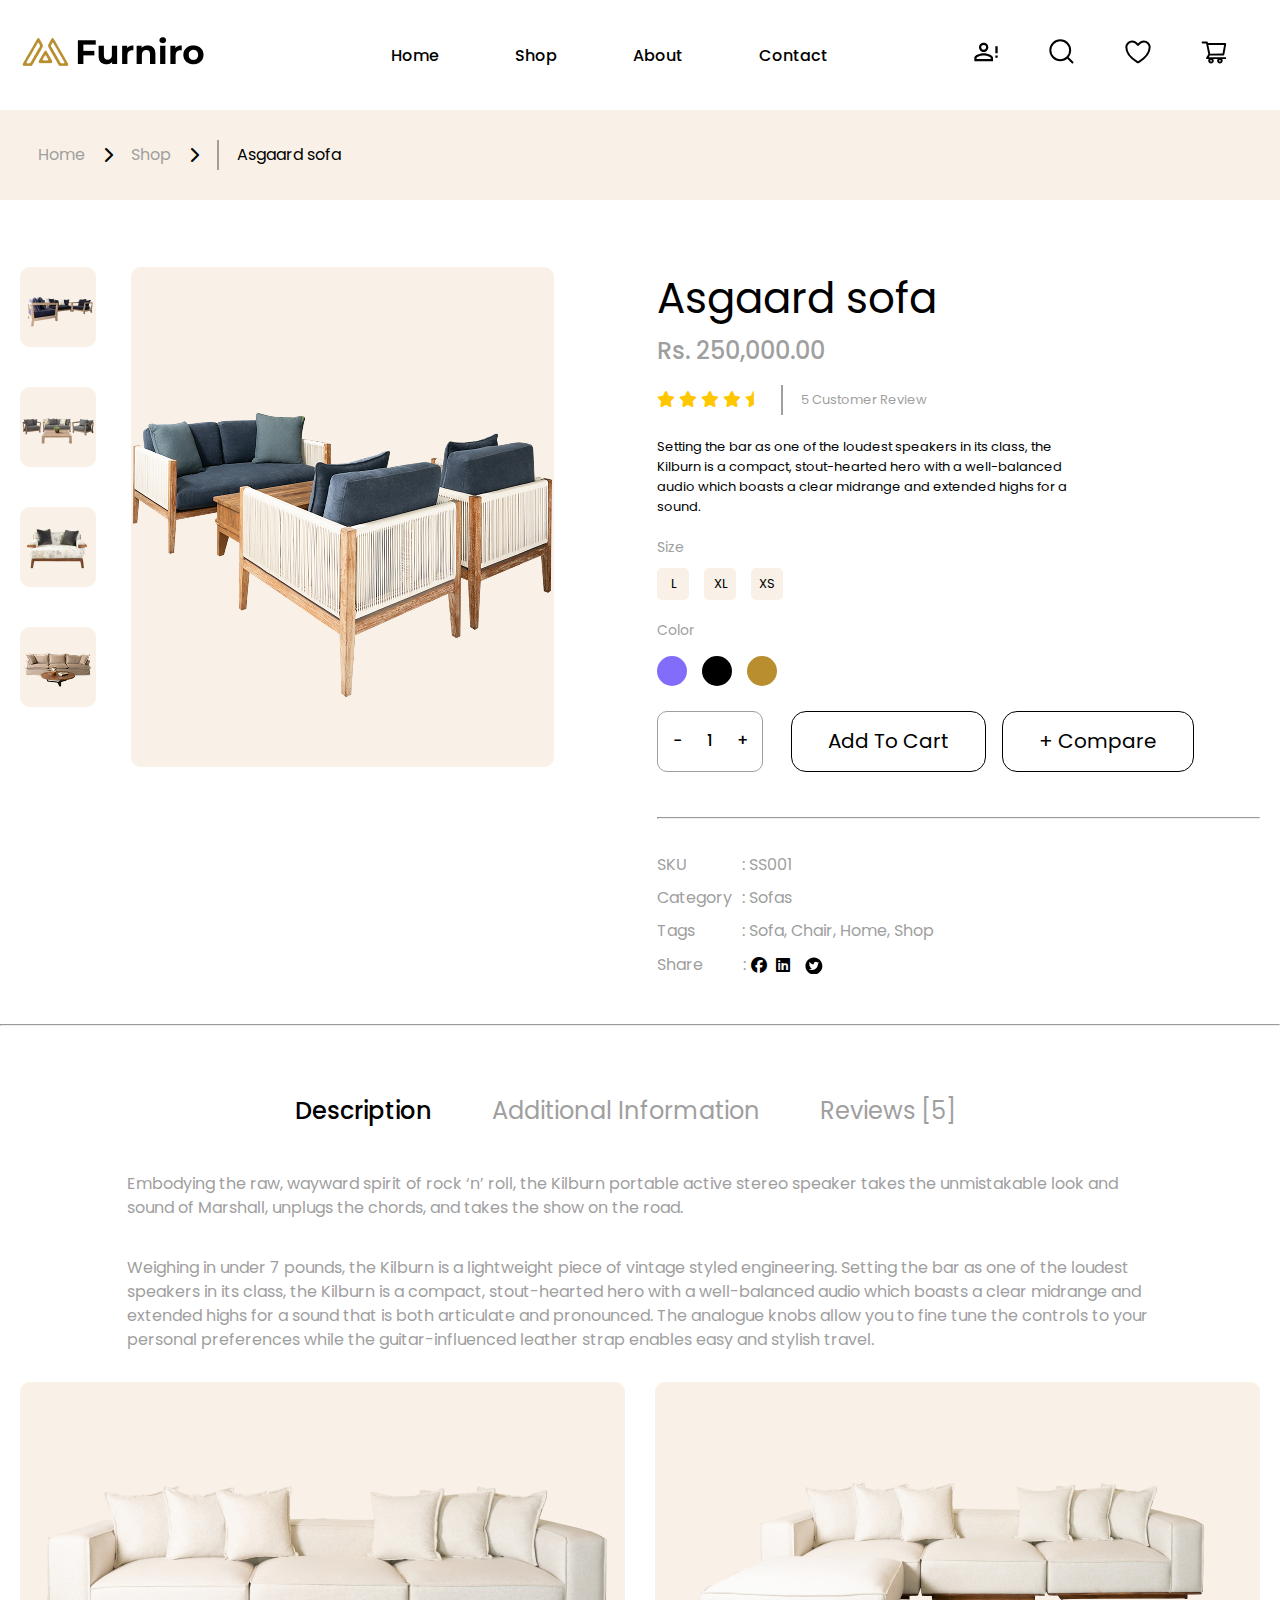
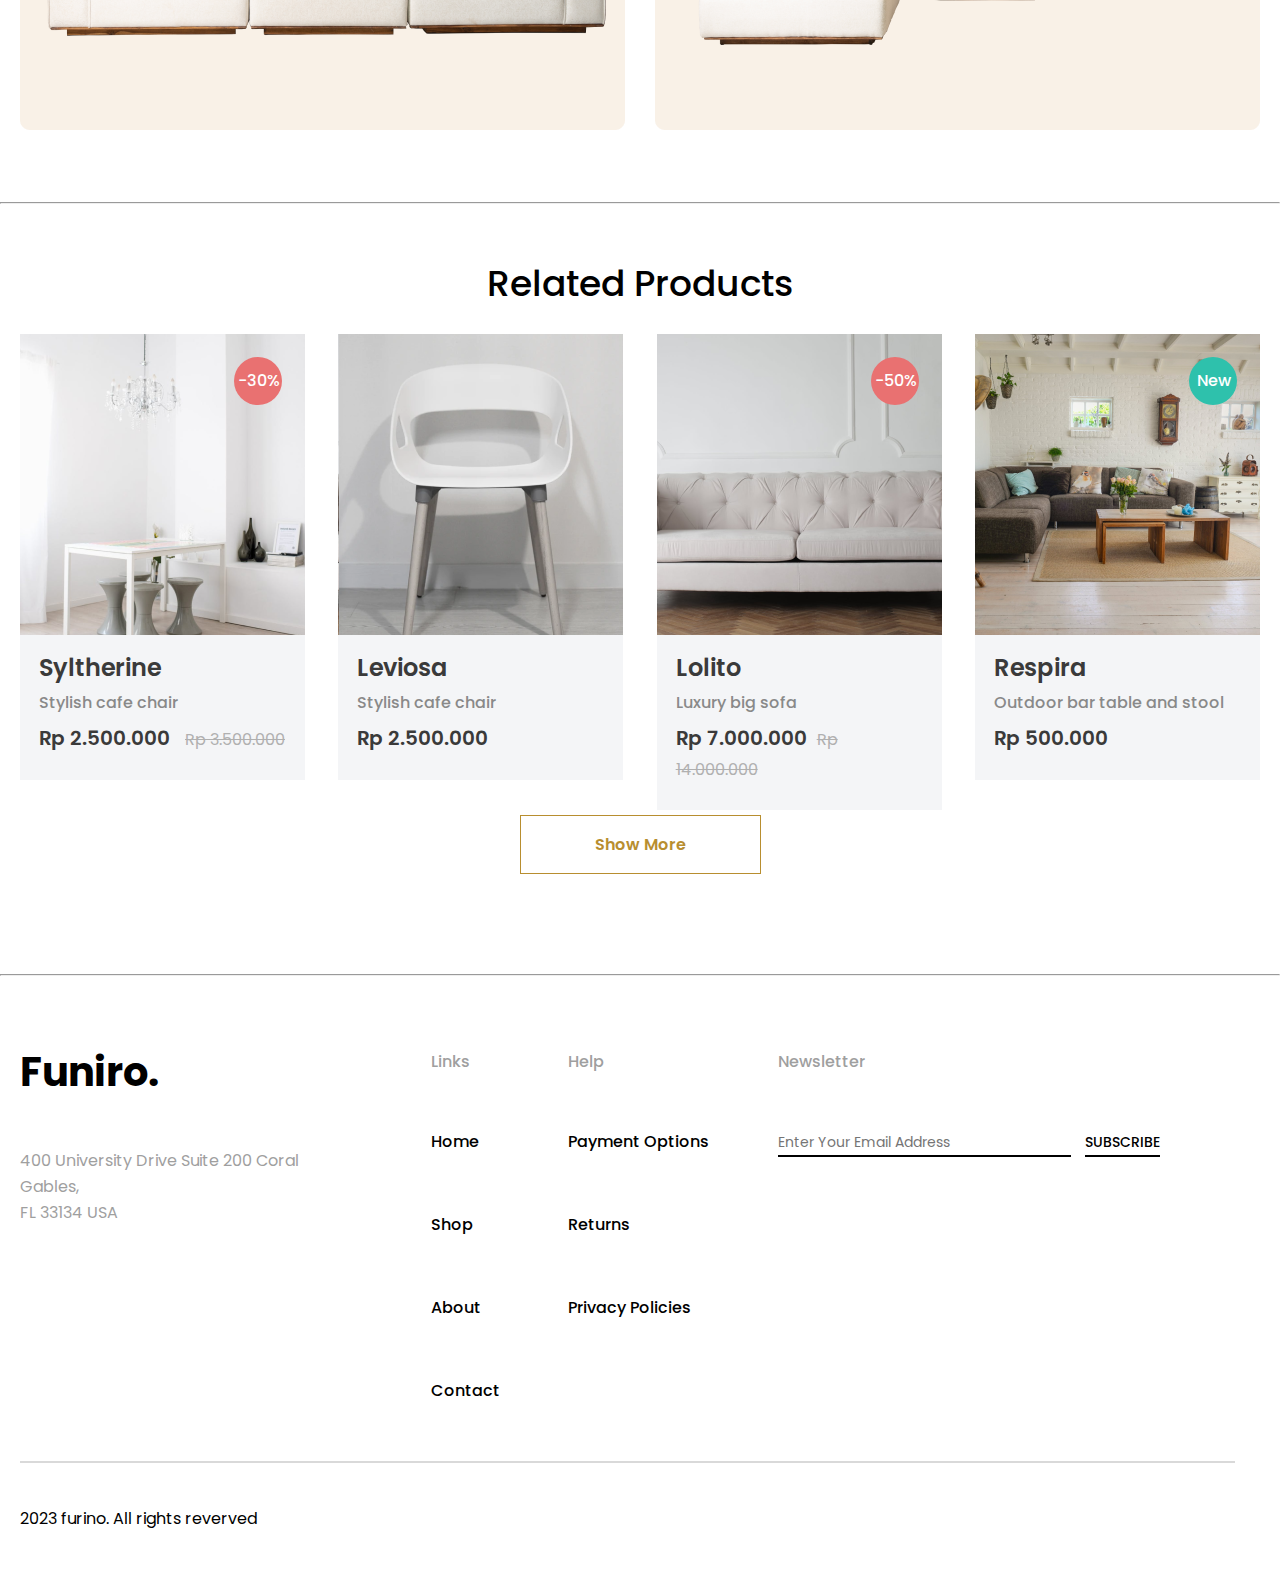
<file: single_product.html>
<!DOCTYPE html>
<html lang="en">

<head>
    <meta charset="UTF-8">
    <meta name="viewport" content="width=device-width, initial-scale=1.0">
    <title>Single Product</title>
    <link rel="preconnect" href="https://fonts.googleapis.com">
    <link rel="preconnect" href="https://fonts.gstatic.com" crossorigin>
    <link
        href="https://fonts.googleapis.com/css2?family=Poppins:ital,wght@0,100;0,200;0,300;0,400;0,500;0,600;0,700;0,800;0,900;1,100;1,200;1,300;1,400;1,500;1,600;1,700;1,800;1,900&family=Syne&display=swap"
        rel="stylesheet">
    <link rel="stylesheet" href="css/all.min.css">
    <link rel="stylesheet" href="css/style.css">
</head>

<body>
    <section id="header">
        <div class="container">
            <div class="menuLogoIcon">
                <div class="logo">
                    <span>
                        <a href="#">
                            <picture>
                                <img src="images/Frame 168.png" alt="Frame 168.png">
                            </picture>
                        </a>
                    </span>
                </div>
                <div class="menu">
                    <ul>
                        <li><a href="#">Home</a></li>
                        <li><a href="#">Shop</a></li>
                        <li><a href="#">About</a></li>
                        <li><a href="#">Contact</a></li>
                    </ul>
                </div>
                <div class="icons">
                    <svg width="28" height="28" viewBox="0 0 28 28" fill="none" xmlns="http://www.w3.org/2000/svg">
                        <path
                            d="M23.3333 14V8.16669H25.6666V15.1667H23.3333M23.3333 19.8334H25.6666V17.5H23.3333M11.6666 15.1667C14.7816 15.1667 21 16.73 21 19.8334V23.3334H2.33331V19.8334C2.33331 16.73 8.55165 15.1667 11.6666 15.1667ZM11.6666 4.66669C12.9043 4.66669 14.0913 5.15835 14.9665 6.03352C15.8416 6.90869 16.3333 8.09568 16.3333 9.33335C16.3333 10.571 15.8416 11.758 14.9665 12.6332C14.0913 13.5084 12.9043 14 11.6666 14C10.429 14 9.24198 13.5084 8.36682 12.6332C7.49164 11.758 6.99998 10.571 6.99998 9.33335C6.99998 8.09568 7.49164 6.90869 8.36682 6.03352C9.24198 5.15835 10.429 4.66669 11.6666 4.66669ZM11.6666 17.3834C8.20165 17.3834 4.54998 19.0867 4.54998 19.8334V21.1167H18.7833V19.8334C18.7833 19.0867 15.1316 17.3834 11.6666 17.3834ZM11.6666 6.88335C11.0169 6.88335 10.3937 7.14148 9.93424 7.60094C9.47477 8.06041 9.21665 8.68357 9.21665 9.33335C9.21665 9.98313 9.47477 10.6063 9.93424 11.0658C10.3937 11.5252 11.0169 11.7834 11.6666 11.7834C12.3164 11.7834 12.9396 11.5252 13.3991 11.0658C13.8585 10.6063 14.1166 9.98313 14.1166 9.33335C14.1166 8.68357 13.8585 8.06041 13.3991 7.60094C12.9396 7.14148 12.3164 6.88335 11.6666 6.88335Z"
                            fill="black" />
                    </svg>

                    <svg width="28" height="28" viewBox="0 0 28 28" fill="none" xmlns="http://www.w3.org/2000/svg">
                        <path
                            d="M24.5 24.5L19.2663 19.257M22.1666 12.25C22.1666 14.88 21.1219 17.4024 19.2621 19.2621C17.4024 21.1219 14.88 22.1666 12.25 22.1666C9.61992 22.1666 7.09757 21.1219 5.23784 19.2621C3.3781 17.4024 2.33331 14.88 2.33331 12.25C2.33331 9.61992 3.3781 7.09757 5.23784 5.23784C7.09757 3.3781 9.61992 2.33331 12.25 2.33331C14.88 2.33331 17.4024 3.3781 19.2621 5.23784C21.1219 7.09757 22.1666 9.61992 22.1666 12.25V12.25Z"
                            stroke="black" stroke-width="2" stroke-linecap="round" />
                    </svg>


                    <svg width="28" height="28" viewBox="0 0 28 28" fill="none" xmlns="http://www.w3.org/2000/svg">
                        <path
                            d="M8.16668 3.5C4.94551 3.5 2.33334 6.08533 2.33334 9.275C2.33334 11.8498 3.35418 17.9608 13.4027 24.1383C13.5827 24.2479 13.7893 24.3058 14 24.3058C14.2107 24.3058 14.4173 24.2479 14.5973 24.1383C24.6458 17.9608 25.6667 11.8498 25.6667 9.275C25.6667 6.08533 23.0545 3.5 19.8333 3.5C16.6122 3.5 14 7 14 7C14 7 11.3878 3.5 8.16668 3.5Z"
                            stroke="black" stroke-width="2" stroke-linecap="round" stroke-linejoin="round" />
                    </svg>

                    <svg width="28" height="28" viewBox="0 0 28 28" fill="none" xmlns="http://www.w3.org/2000/svg">
                        <path
                            d="M25.2355 19.1926H8.95234L9.76991 17.5273L23.3543 17.5027C23.8137 17.5027 24.2074 17.1746 24.2894 16.7207L26.1707 6.19062C26.2199 5.91445 26.1461 5.63008 25.9656 5.41406C25.8764 5.30775 25.7652 5.22211 25.6396 5.16309C25.514 5.10407 25.377 5.07308 25.2383 5.07227L7.95702 5.01484L7.80937 4.32031C7.7164 3.87734 7.31718 3.55469 6.86328 3.55469H2.63867C2.38267 3.55469 2.13716 3.65638 1.95614 3.8374C1.77513 4.01841 1.67343 4.26393 1.67343 4.51992C1.67343 4.77592 1.77513 5.02143 1.95614 5.20245C2.13716 5.38346 2.38267 5.48516 2.63867 5.48516H6.08124L6.72656 8.55312L8.31523 16.2449L6.26992 19.5836C6.1637 19.727 6.09972 19.8972 6.08523 20.075C6.07073 20.2528 6.10629 20.4312 6.18788 20.5898C6.35195 20.9152 6.68281 21.1203 7.04921 21.1203H8.7664C8.40032 21.6065 8.20258 22.1988 8.20312 22.8074C8.20312 24.3551 9.46093 25.6129 11.0086 25.6129C12.5562 25.6129 13.8141 24.3551 13.8141 22.8074C13.8141 22.1977 13.6117 21.6043 13.2508 21.1203H17.6559C17.2898 21.6065 17.092 22.1988 17.0926 22.8074C17.0926 24.3551 18.3504 25.6129 19.898 25.6129C21.4457 25.6129 22.7035 24.3551 22.7035 22.8074C22.7035 22.1977 22.5012 21.6043 22.1402 21.1203H25.2383C25.7687 21.1203 26.2035 20.6883 26.2035 20.1551C26.2019 19.8994 26.0993 19.6546 25.9179 19.4743C25.7366 19.294 25.4913 19.1927 25.2355 19.1926ZM8.35898 6.91797L24.1035 6.96992L22.5613 15.6051L10.1937 15.627L8.35898 6.91797ZM11.0086 23.6715C10.5328 23.6715 10.1445 23.2832 10.1445 22.8074C10.1445 22.3316 10.5328 21.9434 11.0086 21.9434C11.4844 21.9434 11.8726 22.3316 11.8726 22.8074C11.8726 23.0366 11.7816 23.2564 11.6196 23.4184C11.4575 23.5805 11.2378 23.6715 11.0086 23.6715ZM19.898 23.6715C19.4223 23.6715 19.034 23.2832 19.034 22.8074C19.034 22.3316 19.4223 21.9434 19.898 21.9434C20.3738 21.9434 20.7621 22.3316 20.7621 22.8074C20.7621 23.0366 20.6711 23.2564 20.509 23.4184C20.347 23.5805 20.1272 23.6715 19.898 23.6715Z"
                            fill="black" />
                    </svg>
                </div>
            </div>
        </div>
    </section>

    <section id="asgaard_sofa">
        <div class="container">
            <div class="sofaTexts">
                <h4>Home</h4>
                <i class="fa-solid fa-chevron-right"></i>
                <h4>Shop</h4>
                <i class="fa-solid fa-chevron-right"></i>
                <div class="border">

                </div>
                <h3>Asgaard sofa</h3>
            </div>
        </div>
    </section>

    <section id="sofaDetails">
        <div class="container">
            <div class="threeFlexItems">
                <div class="fourImages">
                    <img src="images/Group 94.png" alt="Group 94.png">
                    <img src="images/Group 98.png" alt="Group 98.png">
                    <img src="images/Group 97.png" alt="Group 97.png">
                    <img src="images/Group 96.png" alt="Group 96.png">
                </div>
                <div class="singleImg">
                    <picture>
                        <img src="images/Group 95.png" alt="Group 95.png">
                    </picture>
                </div>
                <div class="detailsPart">
                    <h1>Asgaard sofa</h1>
                    <p>Rs. 250,000.00</p>
                    <div class="review">
                        <div class="star">
                            <i class="fa-solid fa-star"></i>
                            <i class="fa-solid fa-star"></i>
                            <i class="fa-solid fa-star"></i>
                            <i class="fa-solid fa-star"></i>
                            <i class="fa-solid fa-star-half"></i>
                        </div>
                        <div class="border"></div>
                        <p>5 Customer Review</p>
                    </div>
                    <div class="detailsP">
                        <p>Setting the bar as one of the loudest speakers in its class, the Kilburn is a compact,
                            stout-hearted hero with a well-balanced audio which boasts a clear midrange and extended
                            highs for a sound.

                        </p>
                    </div>
                    <h6>Size</h6>
                    <div class="sizes">
                        <div class="lSize">
                            <p class="p">L</p>
                        </div>
                        <div class="lSize">
                            <p class="p">XL</p>
                        </div>
                        <div class="lSize">
                            <p class="p">XS</p>
                        </div>
                    </div>
                    <h6>Color</h6>
                    <div class="threeColors">
                        <div class="blue"></div>
                        <div class="black"></div>
                        <div class="yellow"></div>
                    </div>
                    <div class="flex-partss">
                        <div class="range">
                            <h5>-1+</h5>
                        </div>
                        <a href="#">Add To Cart</a>
                        <a href="#">+ Compare</a>
                    </div>
                    <hr style="color: #D9D9D9;">
                    <div class="sku">
                        <h3>SKU</h3>
                        <p>:   SS001</p>
                    </div>
                    <div class="category">
                        <h3>Category</h3>
                        <p>:   Sofas</p>
                    </div>
                    <div class="tags">
                        <h3>Tags</h3>
                        <p>:   Sofa, Chair, Home, Shop</p>
                    </div>
                    <div class="shar">
                        <h3>Share</h3>
                        <p>:  </p>
                        <i class="fa-brands fa-facebook"></i>
                        <i class="fa-brands fa-linkedin"></i>
                        <svg width="25" height="17" viewBox="0 0 22 22" fill="none" xmlns="http://www.w3.org/2000/svg">
                            <path d="M11.5 0.5625C5.45996 0.5625 0.5625 5.45996 0.5625 11.5C0.5625 17.54 5.45996 22.4375 11.5 22.4375C17.54 22.4375 22.4375 17.54 22.4375 11.5C22.4375 5.45996 17.54 0.5625 11.5 0.5625ZM16.7563 8.80713C16.7637 8.92188 16.7637 9.0415 16.7637 9.15869C16.7637 12.7427 14.0342 16.8711 9.04639 16.8711C7.5083 16.8711 6.08252 16.4243 4.88135 15.6553C5.10107 15.6797 5.31104 15.6895 5.53565 15.6895C6.80518 15.6895 7.97217 15.2598 8.90234 14.5322C7.71094 14.5078 6.70996 13.7266 6.36816 12.6523C6.78564 12.7134 7.16162 12.7134 7.59131 12.6035C6.97785 12.4789 6.42645 12.1457 6.0308 11.6606C5.63515 11.1755 5.41964 10.5684 5.4209 9.94238V9.9082C5.77979 10.1108 6.20215 10.2354 6.64404 10.2524C6.27256 10.0049 5.96792 9.66946 5.75711 9.27595C5.5463 8.88244 5.43585 8.443 5.43555 7.99658C5.43555 7.49121 5.56738 7.02979 5.8042 6.62939C6.48511 7.46762 7.33479 8.15318 8.29801 8.64152C9.26123 9.12986 10.3164 9.41004 11.395 9.46387C11.0117 7.62061 12.3887 6.12891 14.0439 6.12891C14.8252 6.12891 15.5283 6.45605 16.0239 6.9834C16.6367 6.86865 17.2227 6.63916 17.7451 6.33154C17.5425 6.95898 17.1177 7.48877 16.5537 7.82324C17.1006 7.76465 17.6279 7.61328 18.1162 7.40088C17.7476 7.94287 17.2861 8.42383 16.7563 8.80713Z" fill="black"/>
                            </svg>
                    </div>
                </div>
            </div>
        </div>
        <hr style="margin-top: 50px;">
    </section>

    <section id="description">
        <div class="container">
            <div class="threeHeading">
                <h4>Description</h4>
                <h5>Additional Information</h5>
                <h5>Reviews [5]</h5>
            </div>
            <div class="descriptionP">
                <p>Embodying the raw, wayward spirit of rock ‘n’ roll, the Kilburn portable active stereo speaker takes the unmistakable look and sound of Marshall, unplugs the chords, and takes the show on the road.</p>
                
                <p>Weighing in under 7 pounds, the Kilburn is a lightweight piece of vintage styled engineering. Setting the bar as one of the loudest speakers in its class, the Kilburn is a compact, stout-hearted hero with a well-balanced audio which boasts a clear midrange and extended highs for a sound that is both articulate and pronounced. The analogue knobs allow you to fine tune the controls to your personal preferences while the guitar-influenced leather strap enables easy and stylish travel.</p>
            </div>
            <div class="descriptionImg">
                <picture>
                    <img src="images/Group 107.png" alt="Group 107.png">
                </picture>
                <picture>
                    <img src="images/Group 106.png" alt="Group 106.png">
                </picture>
            </div>
        </div>
    </section>
    <hr style="color: #D9D9D9;">

    <section id="relatedProducts">
        <div class="container">
            <div class="relatedHeading">
                <h2>Related Products</h2>
            </div>
            <div class="productImages">
                <div class="syltherine">
                    <picture>
                        <img src="images/Images.png" alt="Images.png">
                    </picture>
                    <div class="discount">
                        <h6>-30%</h6>
                    </div>
                    <div class="contents">
                        <h4>Syltherine</h4>
                        <h5>Stylish cafe chair</h5>
                        <p>Rp 2.500.000 <span><del>Rp 3.500.000</del></span></p>
                    </div>
                    <div class="overlay">
                        <div class="overlayContent">
                            <div class="addToCart">
                                <a href="#">Add to cart</a>
                            </div>
                            <div class="overlayIcons">
                                <div class="share">
                                    <a href="#">
                                        <svg width="16" height="16" viewBox="0 0 16 16" fill="none"
                                            xmlns="http://www.w3.org/2000/svg">
                                            <path
                                                d="M12 10.6667C11.4747 10.6667 11 10.8734 10.644 11.2047L5.94 8.46671C5.97333 8.31337 6 8.16004 6 8.00004C6 7.84004 5.97333 7.68671 5.94 7.53337L10.64 4.79337C11 5.12671 11.4733 5.33337 12 5.33337C13.1067 5.33337 14 4.44004 14 3.33337C14 2.22671 13.1067 1.33337 12 1.33337C10.8933 1.33337 10 2.22671 10 3.33337C10 3.49337 10.0267 3.64671 10.06 3.80004L5.36 6.54004C5 6.20671 4.52667 6.00004 4 6.00004C2.89333 6.00004 2 6.89337 2 8.00004C2 9.10671 2.89333 10 4 10C4.52667 10 5 9.79337 5.36 9.46004L10.0587 12.2054C10.0211 12.3563 10.0014 12.5112 10 12.6667C10 13.0623 10.1173 13.4489 10.3371 13.7778C10.5568 14.1067 10.8692 14.3631 11.2346 14.5145C11.6001 14.6658 12.0022 14.7054 12.3902 14.6283C12.7781 14.5511 13.1345 14.3606 13.4142 14.0809C13.6939 13.8012 13.8844 13.4448 13.9616 13.0569C14.0387 12.6689 13.9991 12.2668 13.8478 11.9013C13.6964 11.5359 13.44 11.2235 13.1111 11.0038C12.7822 10.784 12.3956 10.6667 12 10.6667V10.6667Z"
                                                fill="white" />
                                        </svg>
                                        <h2>Share</h2>
                                    </a>
                                </div>
                                <div class="compare">
                                    <a href="#">
                                        <svg width="16" height="16" viewBox="0 0 16 16" fill="none"
                                            xmlns="http://www.w3.org/2000/svg">
                                            <path
                                                d="M10.08 7L11.08 8L14.52 4.55L11 1L10 2L11.8 3.8H2.00004V5.2H11.82L10.08 7ZM5.86004 9L4.86004 8L1.42004 11.5L4.91004 15L5.91004 14L4.10004 12.2H14V10.8H4.10004L5.86004 9Z"
                                                fill="white" />
                                        </svg>
                                        <h2>Compare</h2>
                                    </a>
                                </div>
                                <div class="heart">
                                    <a href="#">
                                        <svg width="16" height="16" viewBox="0 0 16 16" fill="none"
                                            xmlns="http://www.w3.org/2000/svg">
                                            <path
                                                d="M7.99973 14.0361C-5.33333 6.66669 3.99999 -1.33331 7.99973 3.72539C12 -1.33331 21.3333 6.66669 7.99973 14.0361Z"
                                                stroke="white" stroke-width="1.8" />
                                        </svg>
                                        <h2>Like</h2>
                                    </a>
                                </div>
                            </div>
                        </div>
                    </div>
                </div>


                <div class="leviosa">
                    <picture>
                        <img src="images/Images (1).png" alt="Images (1).png">
                    </picture>
                    <div class="contents">
                        <h4>Leviosa</h4>
                        <h5>Stylish cafe chair</h5>
                        <p>Rp 2.500.000</p>
                    </div>
                    <div class="overlay">
                        <div class="overlayContent">
                            <div class="addToCart">
                                <a href="#">Add to cart</a>
                            </div>
                            <div class="overlayIcons">
                                <div class="share">
                                    <a href="#">
                                        <svg width="16" height="16" viewBox="0 0 16 16" fill="none"
                                            xmlns="http://www.w3.org/2000/svg">
                                            <path
                                                d="M12 10.6667C11.4747 10.6667 11 10.8734 10.644 11.2047L5.94 8.46671C5.97333 8.31337 6 8.16004 6 8.00004C6 7.84004 5.97333 7.68671 5.94 7.53337L10.64 4.79337C11 5.12671 11.4733 5.33337 12 5.33337C13.1067 5.33337 14 4.44004 14 3.33337C14 2.22671 13.1067 1.33337 12 1.33337C10.8933 1.33337 10 2.22671 10 3.33337C10 3.49337 10.0267 3.64671 10.06 3.80004L5.36 6.54004C5 6.20671 4.52667 6.00004 4 6.00004C2.89333 6.00004 2 6.89337 2 8.00004C2 9.10671 2.89333 10 4 10C4.52667 10 5 9.79337 5.36 9.46004L10.0587 12.2054C10.0211 12.3563 10.0014 12.5112 10 12.6667C10 13.0623 10.1173 13.4489 10.3371 13.7778C10.5568 14.1067 10.8692 14.3631 11.2346 14.5145C11.6001 14.6658 12.0022 14.7054 12.3902 14.6283C12.7781 14.5511 13.1345 14.3606 13.4142 14.0809C13.6939 13.8012 13.8844 13.4448 13.9616 13.0569C14.0387 12.6689 13.9991 12.2668 13.8478 11.9013C13.6964 11.5359 13.44 11.2235 13.1111 11.0038C12.7822 10.784 12.3956 10.6667 12 10.6667V10.6667Z"
                                                fill="white" />
                                        </svg>
                                        <h2>Share</h2>
                                    </a>
                                </div>
                                <div class="compare">
                                    <a href="#">
                                        <svg width="16" height="16" viewBox="0 0 16 16" fill="none"
                                            xmlns="http://www.w3.org/2000/svg">
                                            <path
                                                d="M10.08 7L11.08 8L14.52 4.55L11 1L10 2L11.8 3.8H2.00004V5.2H11.82L10.08 7ZM5.86004 9L4.86004 8L1.42004 11.5L4.91004 15L5.91004 14L4.10004 12.2H14V10.8H4.10004L5.86004 9Z"
                                                fill="white" />
                                        </svg>
                                        <h2>Compare</h2>
                                    </a>
                                </div>
                                <div class="heart">
                                    <a href="#">
                                        <svg width="16" height="16" viewBox="0 0 16 16" fill="none"
                                            xmlns="http://www.w3.org/2000/svg">
                                            <path
                                                d="M7.99973 14.0361C-5.33333 6.66669 3.99999 -1.33331 7.99973 3.72539C12 -1.33331 21.3333 6.66669 7.99973 14.0361Z"
                                                stroke="white" stroke-width="1.8" />
                                        </svg>
                                        <h2>Like</h2>
                                    </a>
                                </div>
                            </div>
                        </div>
                    </div>
                </div>

                <div class="lolito">
                    <picture>
                        <img src="images/Images (2).png" alt="Images (2).png">
                    </picture>
                    <div class="discount">
                        <h6>-50%</h6>
                    </div>
                    <div class="contents">
                        <h4>Lolito</h4>
                        <h5>Luxury big sofa</h5>
                        <p>Rp 7.000.000 <span><del>Rp 14.000.000</del></span></p>
                    </div>
                    <div class="overlay">
                        <div class="overlayContent">
                            <div class="addToCart">
                                <a href="#">Add to cart</a>
                            </div>
                            <div class="overlayIcons">
                                <div class="share">
                                    <a href="#">
                                        <svg width="16" height="16" viewBox="0 0 16 16" fill="none"
                                            xmlns="http://www.w3.org/2000/svg">
                                            <path
                                                d="M12 10.6667C11.4747 10.6667 11 10.8734 10.644 11.2047L5.94 8.46671C5.97333 8.31337 6 8.16004 6 8.00004C6 7.84004 5.97333 7.68671 5.94 7.53337L10.64 4.79337C11 5.12671 11.4733 5.33337 12 5.33337C13.1067 5.33337 14 4.44004 14 3.33337C14 2.22671 13.1067 1.33337 12 1.33337C10.8933 1.33337 10 2.22671 10 3.33337C10 3.49337 10.0267 3.64671 10.06 3.80004L5.36 6.54004C5 6.20671 4.52667 6.00004 4 6.00004C2.89333 6.00004 2 6.89337 2 8.00004C2 9.10671 2.89333 10 4 10C4.52667 10 5 9.79337 5.36 9.46004L10.0587 12.2054C10.0211 12.3563 10.0014 12.5112 10 12.6667C10 13.0623 10.1173 13.4489 10.3371 13.7778C10.5568 14.1067 10.8692 14.3631 11.2346 14.5145C11.6001 14.6658 12.0022 14.7054 12.3902 14.6283C12.7781 14.5511 13.1345 14.3606 13.4142 14.0809C13.6939 13.8012 13.8844 13.4448 13.9616 13.0569C14.0387 12.6689 13.9991 12.2668 13.8478 11.9013C13.6964 11.5359 13.44 11.2235 13.1111 11.0038C12.7822 10.784 12.3956 10.6667 12 10.6667V10.6667Z"
                                                fill="white" />
                                        </svg>
                                        <h2>Share</h2>
                                    </a>
                                </div>
                                <div class="compare">
                                    <a href="#">
                                        <svg width="16" height="16" viewBox="0 0 16 16" fill="none"
                                            xmlns="http://www.w3.org/2000/svg">
                                            <path
                                                d="M10.08 7L11.08 8L14.52 4.55L11 1L10 2L11.8 3.8H2.00004V5.2H11.82L10.08 7ZM5.86004 9L4.86004 8L1.42004 11.5L4.91004 15L5.91004 14L4.10004 12.2H14V10.8H4.10004L5.86004 9Z"
                                                fill="white" />
                                        </svg>
                                        <h2>Compare</h2>
                                    </a>
                                </div>
                                <div class="heart">
                                    <a href="#">
                                        <svg width="16" height="16" viewBox="0 0 16 16" fill="none"
                                            xmlns="http://www.w3.org/2000/svg">
                                            <path
                                                d="M7.99973 14.0361C-5.33333 6.66669 3.99999 -1.33331 7.99973 3.72539C12 -1.33331 21.3333 6.66669 7.99973 14.0361Z"
                                                stroke="white" stroke-width="1.8" />
                                        </svg>
                                        <h2>Like</h2>
                                    </a>
                                </div>
                            </div>
                        </div>
                    </div>
                </div>


                <div class="respira">
                    <picture>
                        <img src="images/Images (3).png" alt="Images (3).png">
                    </picture>
                    <div class="discount">
                        <h6>New</h6>
                    </div>
                    <div class="contents">
                        <h4>Respira</h4>
                        <h5>Outdoor bar table and stool</h5>
                        <p>Rp 500.000</p>
                    </div>
                    <div class="overlay">
                        <div class="overlayContent">
                            <div class="addToCart">
                                <a href="#">Add to cart</a>
                            </div>
                            <div class="overlayIcons">
                                <div class="share">
                                    <a href="#">
                                        <svg width="16" height="16" viewBox="0 0 16 16" fill="none"
                                            xmlns="http://www.w3.org/2000/svg">
                                            <path
                                                d="M12 10.6667C11.4747 10.6667 11 10.8734 10.644 11.2047L5.94 8.46671C5.97333 8.31337 6 8.16004 6 8.00004C6 7.84004 5.97333 7.68671 5.94 7.53337L10.64 4.79337C11 5.12671 11.4733 5.33337 12 5.33337C13.1067 5.33337 14 4.44004 14 3.33337C14 2.22671 13.1067 1.33337 12 1.33337C10.8933 1.33337 10 2.22671 10 3.33337C10 3.49337 10.0267 3.64671 10.06 3.80004L5.36 6.54004C5 6.20671 4.52667 6.00004 4 6.00004C2.89333 6.00004 2 6.89337 2 8.00004C2 9.10671 2.89333 10 4 10C4.52667 10 5 9.79337 5.36 9.46004L10.0587 12.2054C10.0211 12.3563 10.0014 12.5112 10 12.6667C10 13.0623 10.1173 13.4489 10.3371 13.7778C10.5568 14.1067 10.8692 14.3631 11.2346 14.5145C11.6001 14.6658 12.0022 14.7054 12.3902 14.6283C12.7781 14.5511 13.1345 14.3606 13.4142 14.0809C13.6939 13.8012 13.8844 13.4448 13.9616 13.0569C14.0387 12.6689 13.9991 12.2668 13.8478 11.9013C13.6964 11.5359 13.44 11.2235 13.1111 11.0038C12.7822 10.784 12.3956 10.6667 12 10.6667V10.6667Z"
                                                fill="white" />
                                        </svg>
                                        <h2>Share</h2>
                                    </a>
                                </div>
                                <div class="compare">
                                    <a href="#">
                                        <svg width="16" height="16" viewBox="0 0 16 16" fill="none"
                                            xmlns="http://www.w3.org/2000/svg">
                                            <path
                                                d="M10.08 7L11.08 8L14.52 4.55L11 1L10 2L11.8 3.8H2.00004V5.2H11.82L10.08 7ZM5.86004 9L4.86004 8L1.42004 11.5L4.91004 15L5.91004 14L4.10004 12.2H14V10.8H4.10004L5.86004 9Z"
                                                fill="white" />
                                        </svg>
                                        <h2>Compare</h2>
                                    </a>
                                </div>
                                <div class="heart">
                                    <a href="#">
                                        <svg width="16" height="16" viewBox="0 0 16 16" fill="none"
                                            xmlns="http://www.w3.org/2000/svg">
                                            <path
                                                d="M7.99973 14.0361C-5.33333 6.66669 3.99999 -1.33331 7.99973 3.72539C12 -1.33331 21.3333 6.66669 7.99973 14.0361Z"
                                                stroke="white" stroke-width="1.8" />
                                        </svg>
                                        <h2>Like</h2>
                                    </a>
                                </div>
                            </div>
                        </div>
                    </div>
                </div>

            </div>

            <div class="showMore">
                <a href="#">
                    Show More
                </a>
            </div>
        </div>
    </section>
    <hr style="color: #D9D9D9; margin-bottom: 80px;">

    <section id="footer">
        <div class="container">
            <div class="fourFlexItems">
                <div class="oneFlex">
                    <h4>Funiro.</h4>
                    <p>400 University Drive Suite 200 Coral Gables,<br>
                        FL 33134 USA</p>
                </div>
                <div class="secondFlex">
                    <h6>Links</h6>
                    <ul>
                        <li><a href="#">Home</a></li>
                        <li><a href="#">Shop</a></li>
                        <li><a href="#">About</a></li>
                        <li><a href="#">Contact</a></li>
                    </ul>
                </div>
                <div class="thirdFlex">
                    <h6>Help</h6>
                    <ul>
                        <li><a href="#">Payment Options</a></li>
                        <li><a href="#">Returns</a></li>
                        <li><a href="#">Privacy Policies</a></li>
                    </ul>
                </div>
                <div class="fourthFlex">
                    <h6>Newsletter</h6>
                    <input type="email" placeholder="Enter Your Email Address">
                    <a href="#">SUBSCRIBE</a>
                </div>
            </div>
            <hr>
            <div class="copyright">
                <p>2023 furino. All rights reverved</p>
            </div>
        </div>
    </section>
</body>

</html>
</file>
<file: css/style.css>
* {
    margin: 0;
    padding: 0;
    font-family: "Poppins", serif;
}

ul,
ol {
    list-style-type: none;
}

a {
    text-decoration: none;
    display: inline-block;
}

.container {
    width: 1240px;
    margin: 0 auto;
}

h1,
h2,
h3,
h4,
h5,
h6,
p {
    line-height: 0.8;
    padding: 0;
    margin: 0;
}

#header {
    background: #fff;
}

.menuLogoIcon {
    padding: 31px 0;
    background: #fff;
    display: flex;
    align-items: center;
}

.logo {
    display: inline-block;
    width: 27%;
}

.menu {
    width: 48%;
}

.menu ul li {
    display: inline-block;
}

.menu ul li a {
    color: #000;
    font-weight: 500;
    font-size: 16px;
    padding: 0 36px;
    transition: .3s;
}
.menu ul li a:hover{
    color: #150283;
    font-size: 18px;

}
.dropdownAbout {
    display: inline-block;
    position: relative;
}
.dropdownAbout:hover .dropdownMenus{
    opacity: 1;
}


.dropdownMenus {
    position: absolute;
    top: 34px;
    width: 162px;
    background: cornflowerblue;
    padding-top: 12px;
    opacity: 0;
}

.icons svg {
    padding: 0 22px;
}


#banner {
    padding: 150px 0 96px 0;
    margin-bottom: 65px;
    background: url(../images/Mask\ Group.jpg);
}

.bannerTexts {
    padding: 65px 75px 30px 35px;
    border-radius: 10px;
    background: #FFF3E3;
    margin-left: auto;
    width: 45%;
}

.bannerTexts h3 {
    font-weight: 600;
    font-size: 16px;
    color: #333333;
    padding-bottom: 12px;
}

.bannerTexts h1 {
    font-weight: 700;
    font-size: 52px;
    line-height: 65px;
    color: #B88E2F;
    padding-bottom: 22px;
    width: 400px;
}

.bannerTexts p {
    font-weight: 500;
    font-size: 18px;
    line-height: 24px;
    color: #333333;
    padding-bottom: 52px;
    width: 530px;
}

.bannerTexts a {
    font-weight: 700;
    font-size: 16px;
    color: #fff;
    padding: 26px 70px;
    background: #B88E2F;
}

#browseTheRange {
    text-align: center;
}

#browseTheRange h2 {
    font-weight: 700;
    font-size: 32px;
    color: #333333;
}

.browseP p {
    font-size: 20px;
    font-weight: normal;
    color: #666666;
    margin-top: 20px;
    margin-bottom: 60px;
}

.roomsImage {
    display: flex;
    justify-content: space-between;
}

.dining p,
.living p,
.bedroom p {
    text-align: center;
    font-weight: 600;
    font-size: 24px;
    color: #333333;
    margin-top: 20px;
    margin-bottom: 80px;
}

.dining,
.living,
.bedroom {
    width: 32%;
}

.dining img,
.living img,
.bedroom img {
    width: 100%;
}

#product {
    text-align: center;
}

.productImages {
    display: flex;
    justify-content: space-between;
    flex-wrap: wrap;
}

#product h3 {
    font-weight: 700;
    font-size: 40px;
    color: #3A3A3A;
    margin-bottom: 42px;
}

.syltherine {
    height: 446px;
    width: 285px;
    position: relative;
    line-height: 0;
    margin-bottom: 35px;
}

.syltherine:hover .overlay {
    opacity: 1;
}

.syltherine .overlay {
    background: rgba(0, 0, 0, 0.507);
    height: 100%;
    width: 100%;
    position: absolute;
    top: 0;
    left: 0;
    transition: .3s;
    opacity: 0;
}

.syltherine picture img {
    width: 100%;
}

.syltherine .discount {
    border-radius: 50%;
    height: 48px;
    width: 48px;
    background: #E97171;
    position: absolute;
    top: 23px;
    right: 23px;
}

.syltherine .discount h6 {
    position: absolute;
    top: 50%;
    left: 53%;
    transform: translate(-50%, -50%);
    font-weight: 500;
    font-size: 16px;
    color: #fff;
}

.contents {
    padding: 19px;
    background: #F4F5F7;
    text-align: left;
}

.contents h4 {
    font-weight: 600;
    font-size: 24px;
    line-height: 120%;
    color: #3A3A3A;
    padding-bottom: 8px;
}

.contents h5 {
    font-weight: 500;
    font-size: 16px;
    line-height: 150%;
    color: #898989;
    padding-bottom: 8px;
}

.contents p {
    font-weight: 600;
    font-size: 20px;
    line-height: 150%;
    color: #3A3A3A;
    padding-bottom: 8px;
}

.contents p span {
    font-weight: 400;
    font-size: 16px;
    line-height: 150%;
    color: #b0b0b0;
    padding-left: 10px;
}

.addToCart a {
    background: white;
    font-size: 16px;
    font-weight: 600;
    color: #B88E2F;
    padding: 22px 51px;
    margin-top: 178px;
}

.addToCart {
    text-align: center;
}

.overlayContent {
    margin: 0 auto;
}

.overlayIcons {
    display: flex;
    margin-top: 30px;
}

.overlayIcons .share a h2,
.overlayIcons .compare a h2,
.overlayIcons .heart a h2 {
    font-weight: 600;
    font-size: 16px;
    color: rgb(255, 255, 255);
    padding-top: 3px;
    padding-left: 3px;
}

.overlayIcons .share a,
.overlayIcons .compare a,
.overlayIcons .heart a {
    display: flex;
    padding: 0 12px;
}


.leviosa {
    height: 446px;
    width: 285px;
    position: relative;
    line-height: 0;
    margin-bottom: 35px;
}

.leviosa:hover .overlay {
    opacity: 1;
}

.leviosa .overlay {
    background: rgba(0, 0, 0, 0.507);
    height: 100%;
    width: 100%;
    position: absolute;
    top: 0;
    left: 0;
    transition: .3s;
    opacity: 0;
}

.leviosa picture img {
    width: 100%;
}

.leviosa .discount h6 {
    position: absolute;
    top: 50%;
    left: 53%;
    transform: translate(-50%, -50%);
    font-weight: 500;
    font-size: 16px;
    color: #fff;
}


.lolito {
    height: 446px;
    width: 285px;
    position: relative;
    line-height: 0;
    margin-bottom: 35px;
}

.lolito:hover .overlay {
    opacity: 1;
}

.lolito .overlay {
    background: rgba(0, 0, 0, 0.507);
    height: 100%;
    width: 100%;
    position: absolute;
    top: 0;
    left: 0;
    transition: .3s;
    opacity: 0;
}

.lolito picture img {
    width: 100%;
}

.lolito .discount {
    border-radius: 50%;
    height: 48px;
    width: 48px;
    background: #E97171;
    position: absolute;
    top: 23px;
    right: 23px;
}

.lolito .discount h6 {
    position: absolute;
    top: 50%;
    left: 53%;
    transform: translate(-50%, -50%);
    font-weight: 500;
    font-size: 16px;
    color: #fff;
}

.lolito .contents p span {
    font-weight: 400;
    font-size: 16px;
    line-height: 150%;
    color: #b0b0b0;
    padding-left: 5px;
}



.respira {
    height: 446px;
    width: 285px;
    position: relative;
    line-height: 0;
    margin-bottom: 35px;
}

.respira:hover .overlay {
    opacity: 1;
}

.respira .overlay {
    background: rgba(0, 0, 0, 0.507);
    height: 100%;
    width: 100%;
    position: absolute;
    top: 0;
    left: 0;
    transition: .3s;
    opacity: 0;
}

.respira picture img {
    width: 100%;
}

.respira .discount {
    border-radius: 50%;
    height: 48px;
    width: 48px;
    background: #2EC1AC;
    position: absolute;
    top: 23px;
    right: 23px;
}

.respira .discount h6 {
    position: absolute;
    top: 50%;
    left: 53%;
    transform: translate(-50%, -50%);
    font-weight: 500;
    font-size: 16px;
    color: #fff;
}

.respira .contents p span {
    font-weight: 400;
    font-size: 16px;
    line-height: 150%;
    color: #b0b0b0;
    padding-left: 5px;
}


.grifo {
    height: 446px;
    width: 285px;
    position: relative;
    line-height: 0;
    margin-bottom: 35px;
}

.grifo:hover .overlay {
    opacity: 1;
}

.grifo .overlay {
    background: rgba(0, 0, 0, 0.507);
    height: 100%;
    width: 100%;
    position: absolute;
    top: 0;
    left: 0;
    transition: .3s;
    opacity: 0;
}

.grifo picture img {
    width: 100%;
}

.grifo .discount {
    border-radius: 50%;
    height: 48px;
    width: 48px;
    background: #2EC1AC;
    position: absolute;
    top: 23px;
    right: 23px;
}

.grifo .discount h6 {
    position: absolute;
    top: 50%;
    left: 53%;
    transform: translate(-50%, -50%);
    font-weight: 500;
    font-size: 16px;
    color: #fff;
}

.grifo .contents p span {
    font-weight: 400;
    font-size: 16px;
    line-height: 150%;
    color: #b0b0b0;
    padding-left: 5px;
}



.muggo {
    height: 446px;
    width: 285px;
    position: relative;
    line-height: 0;
    margin-bottom: 35px;
}

.muggo:hover .overlay {
    opacity: 1;
}

.muggo .overlay {
    background: rgba(0, 0, 0, 0.507);
    height: 100%;
    width: 100%;
    position: absolute;
    top: 0;
    left: 0;
    transition: .3s;
    opacity: 0;
}

.muggo picture img {
    width: 100%;
}

.muggo .discount {
    border-radius: 50%;
    height: 48px;
    width: 48px;
    background: #2EC1AC;
    position: absolute;
    top: 23px;
    right: 23px;
}

.muggo .discount h6 {
    position: absolute;
    top: 50%;
    left: 53%;
    transform: translate(-50%, -50%);
    font-weight: 500;
    font-size: 16px;
    color: #fff;
}

.muggo .contents p span {
    font-weight: 400;
    font-size: 16px;
    line-height: 150%;
    color: #b0b0b0;
    padding-left: 5px;
}


.pingky {
    height: 446px;
    width: 285px;
    position: relative;
    line-height: 0;
    margin-bottom: 35px;
}

.pingky:hover .overlay {
    opacity: 1;
}

.pingky .overlay {
    background: rgba(0, 0, 0, 0.507);
    height: 100%;
    width: 100%;
    position: absolute;
    top: 0;
    left: 0;
    transition: .3s;
    opacity: 0;
}

.pingky picture img {
    width: 100%;
}

.pingky .discount {
    border-radius: 50%;
    height: 48px;
    width: 48px;
    background: #E97171;
    position: absolute;
    top: 23px;
    right: 23px;
}

.pingky .discount h6 {
    position: absolute;
    top: 50%;
    left: 53%;
    transform: translate(-50%, -50%);
    font-weight: 500;
    font-size: 16px;
    color: #fff;
}

.pingky .contents p span {
    font-weight: 400;
    font-size: 16px;
    line-height: 150%;
    color: #b0b0b0;
    padding-left: 5px;
}



.potty {
    height: 446px;
    width: 285px;
    position: relative;
    line-height: 0;
    margin-bottom: 35px;
}

.potty:hover .overlay {
    opacity: 1;
}

.potty .overlay {
    background: rgba(0, 0, 0, 0.507);
    height: 100%;
    width: 100%;
    position: absolute;
    top: 0;
    left: 0;
    transition: .3s;
    opacity: 0;
}

.potty picture img {
    width: 100%;
}

.potty .discount {
    border-radius: 50%;
    height: 48px;
    width: 48px;
    background: #2EC1AC;
    position: absolute;
    top: 23px;
    right: 23px;
}

.potty .discount h6 {
    position: absolute;
    top: 50%;
    left: 53%;
    transform: translate(-50%, -50%);
    font-weight: 500;
    font-size: 16px;
    color: #fff;
}

.potty .contents p span {
    font-weight: 400;
    font-size: 16px;
    line-height: 150%;
    color: #b0b0b0;
    padding-left: 5px;
}

.showMore {
    text-align: center;
}

.showMore a {
    font-size: 16px;
    font-weight: 600;
    color: #B88E2F;
    border: 1px solid #B88E2F;
    padding: 16px 74px;
    margin-bottom: 35px;
    transition: ease-in-out;
}

.showMore a:hover {
    background: #B88E2F;
    color: #fff;
}

#footer hr {
    margin-bottom: 50px;
    background: #D9D9D9;
    width: 98%;
    height: 2px;
    border: none;
}

.fourFlexItems {
    display: flex;
    justify-content: space-between;
}

.oneFlex h4 {
    font-weight: 700;
    font-size: 40px;
    color: #000;
    margin-bottom: 60px;
}

.oneFlex p {
    font-weight: 400;
    font-size: 16px;
    color: #9F9F9F;
    width: 82%;
    line-height: 26px;
}

.secondFlex h6 {
    font-weight: 500;
    font-size: 16px;
    color: #9F9F9F;
    padding-bottom: 60px;
}

.secondFlex ul li a {
    font-weight: 500;
    font-size: 16px;
    color: #000;
    padding-bottom: 58px;
}

.thirdFlex h6 {
    font-weight: 500;
    font-size: 16px;
    color: #9F9F9F;
    padding-bottom: 60px;
}

.thirdFlex ul li a {
    font-weight: 500;
    font-size: 16px;
    color: #000;
    padding-bottom: 58px;
}

.fourthFlex h6 {
    font-weight: 500;
    font-size: 16px;
    color: #9F9F9F;
    padding-bottom: 60px;
}

.copyright p {
    font-weight: 400;
    margin-top: 50px;
    margin-bottom: 50px;
    font-size: 16px;
    color: #000;
}

.fourthFlex {
    margin-right: 100px;
}

.fourthFlex input {
    border: none;
    padding: 0 22px 2px 0;
    border-bottom: 2px solid black;
    font-weight: 400;
    font-size: 14px;
    color: #9F9F9F;
}

.fourthFlex a {
    font-weight: 500;
    font-size: 14px;
    color: #000;
    padding-bottom: 2px;
    border-bottom: 2px solid #000;
    margin-left: 10px;
}

#banner_two {
    padding-top: 140px;
    padding-bottom: 95px;
    background: url(../images/Rectangle\ 1\ \(2\).png);
    background-repeat: no-repeat;
    background-size: cover;
    background-position: center;
    text-align: center;
    line-height: 0;
}

#banner_two h1 {
    font-weight: 500;
    font-size: 48px;
    color: #000;
    padding-bottom: 20px;
}

#banner_two h4 {
    font-weight: 500;
    font-size: 16px;
    color: #000;
}

#banner_two h4 span {
    font-weight: 300;
    padding-left: 4px;
}

#filter {
    padding: 20px 0;
    background: #F9F1E7;
    align-items: center;
}

.filter {
    padding-right: 10px;
}

.filter svg {
    align-items: center;
    padding-top: 7px;
    padding-right: 5px;
}

.filterP {
    font-weight: normal;
    font-size: 20px;
    color: #000;
    padding-right: 10px;
}

.filterFlex {
    display: flex;
    align-items: center;
    /* justify-content: space-between; */
}

.vector .border {
    height: 30px;
    margin-left: 10px;
    width: 2px;
    background: #9F9F9F;
}

.vector p {
    font-weight: 500;
    font-size: 16px;
    color: #000;
    padding-left: 25px;
}

.vector {
    display: flex;
    justify-content: space-between;
    align-items: center;
}

.vector svg {
    padding: 0 15px;
}

.show p {
    font-weight: 400;
    font-size: 20px;
    color: #000;
    padding: 0 20px;
}

.sixteen {
    padding: 18px;
    background: #fff;
}

.sixteen p {
    font-weight: 400;
    font-size: 20px;
    color: #9F9F9F;
}

.default p {
    font-weight: 400;
    font-size: 20px;
    color: #9F9F9F;
}

.default {
    padding: 18px;
    padding-right: 50px;
    padding-left: 20px;
    background: #fff;
}

.filterTexts {
    display: flex;
    align-items: center;
    margin-left: auto;
}

#product_two {
    margin-top: 60px;
    margin-bottom: 40px;
}

.overlayContentTwo {
    width: 68%;
    margin: 0 auto;
}

#buttons {
    text-align: center;
    margin-bottom: 70px;
}

#buttons a {
    padding: 15px 25px;
    background: #F9F1E7;
    border-radius: 10px;
    margin-right: 30px;
    font-size: 20px;
    color: #000;
    transition: .4s;
}

#buttons a:hover {
    color: #fff;
    background: #B88E2F;
}

#feature {
    padding: 100px 0;
    background: #FAF3EA;
    margin-bottom: 70px;
}

.featureFlex {
    display: flex;
    justify-content: space-between;
}

.featureOne {
    display: flex;
}

.featureText {
    padding-left: 10px;
    padding-top: 5px;
}

.featureText h3 {
    font-weight: 600;
    font-size: 25px;
    color: #242424;
    padding-bottom: 18px;
}

.featureText p {
    color: #898989;
    font-weight: 500;
    font-size: 20px;
}

#asgaard_sofa {
    padding: 30px 0;
    background: #F9F1E7;
}

.sofaTexts {
    display: flex;
    align-items: center;
}

.sofaTexts h4 {
    font-weight: normal;
    font-size: 16px;
    color: #9F9F9F;
    padding-right: 18px;
    padding-left: 18px;
}

.sofaTexts h3 {
    font-weight: normal;
    font-size: 16px;
    color: black;
    padding-left: 18px;
}

.sofaTexts .border {
    height: 30px;
    margin-left: 18px;
    width: 2px;
    background: #9F9F9F;
}

#sofaDetails {
    padding-top: 67px;
    padding-bottom: 25px;
}

.fourImages img {
    display: block;
    padding-bottom: 40px;
}

.threeFlexItems {
    display: flex;
}

.detailsPart {
    padding-left: 80px;
    padding-top: 15px;
}

.detailsPart h1 {
    font-weight: normal;
    font-size: 42px;
    color: #000;
    padding-bottom: 25px;
}

.detailsPart p {
    font-weight: 500;
    font-size: 24px;
    color: #9F9F9F;
}

.review {
    display: flex;
    align-items: center;
    padding-top: 25px;
}

.review .star i {
    color: #FFC700;
}

.review .border {
    height: 30px;
    margin-left: 18px;
    width: 2px;
    background: #9F9F9F;
    margin-right: 18px;
}

.review p {
    font-weight: normal;
    font-size: 13px;
    color: #9F9F9F;
}

.detailsP p {
    font-weight: normal;
    font-size: 13px;
    color: #000;
    margin-top: 22px;
    line-height: 20px;
    width: 70%;
}

.detailsPart h6 {
    font-weight: normal;
    font-size: 14px;
    color: #9F9F9F;
    margin-top: 25px;
}

.sizes {
    display: flex;
    margin-top: 15px;
}

.lSize {
    padding: 11px 8px;
    background: #F9F1E7;
    border-radius: 5px;
    margin-right: 15px;
    color: #000;
    transition: background-color 0.3s, color 0.3s;
    height: 10px;
    width: 16px;
    text-align: center;
}

.lSize:hover {
    background-color: #B88E2F;
}

.lSize:hover .p {
    color: #fff;
}

.lSize p {
    font-weight: normal;
    font-size: 13px;
    color: #000;
}

.threeColors {
    display: flex;
    margin-top: 20px;
}

.blue {
    height: 30px;
    width: 30px;
    border-radius: 50%;
    background: #816DFA;
    margin-right: 15px;
}
.black {
    height: 30px;
    width: 30px;
    border-radius: 50%;
    background: #000;
    margin-right: 15px;
}
.yellow {
    height: 30px;
    width: 30px;
    border-radius: 50%;
    background: #B88E2F;
}
.range{
    border: 1px solid #9F9F9F;
    border-radius: 10px;
    padding: 23px 15px;
    margin-right: 20px;
    text-align: center;
}
.range h5{
    letter-spacing: 25px;
    font-weight: 500;
    font-size: 16px;
    color: #000;
    width: 74px;
}
.detailsPart a{
    padding: 14px 36px;
    background: transparent;
    border: 1px solid black;
    border-radius: 15px;
    font-weight: normal;
    font-size: 20px;
    color: #000;
    margin: 0 8px;
}
.detailsPart a:hover{
    background: #B88E2F;
    color: #fff;
    border: none;
}
.flex-partss{
    display: flex;
    margin-top: 25px;
    margin-bottom: 45px;
}
.sku{
    margin-top: 40px;
    display: flex;
    align-items: center;
}
.category{
    margin-top: 20px;
    display: flex;
    align-items: center;
}
.tags{
    margin-top: 20px;
    display: flex;
    align-items: center;
}
.shar{
    margin-top: 20px;
    display: flex;
    align-items: center;
}
.sku h3{
    font-weight: normal;
    font-size: 16px;
    color: #9F9F9F;
}
.sku p{
    font-weight: normal;
    font-size: 16px;
    color: #9F9F9F;
    padding-left: 55px;
}
.category h3{
    font-weight: normal;
    font-size: 16px;
    color: #9F9F9F;
}
.category p{
    font-weight: normal;
    font-size: 16px;
    color: #9F9F9F;
    padding-left: 10px;
}
.tags h3{
    font-weight: normal;
    font-size: 16px;
    color: #9F9F9F;
}
.tags p{
    font-weight: normal;
    font-size: 16px;
    color: #9F9F9F;
    padding-left: 47px;
}
.shar h3{
    font-weight: normal;
    font-size: 16px;
    color: #9F9F9F;
}
.shar p{
    font-weight: normal;
    font-size: 16px;
    color: #9F9F9F;
    padding-left: 40px;
    padding-right: 5px;
}
.shar i, .shar svg{
    height: 17px;
    width: 25px;
}
#description{
    margin-top: 50px;
    margin-bottom: 65px;
}
.threeHeading{
    display: flex;
    justify-content: center;
    margin-bottom: 15px;
}
.threeHeading h4{
    font-weight: 500;
    font-size: 24px;
    color: #000;
    margin-right: 30px;
}
.threeHeading h5{
    font-weight: normal;
    font-size: 24px;
    color: #9F9F9F;
    padding: 0 30px;
}
.descriptionP {
    text-align: -webkit-center;
}
.descriptionP p{
    font-weight: normal;
    font-size: 16px;
    color: #9F9F9F;
    padding-top: 36px;
    width: 1026px;
    line-height: 24px;
    text-align: left;
}
.descriptionImg{
    display: flex;
    justify-content: space-between;
    margin-top: 30px;
}
#relatedProducts{
    margin-top: 66px;
    margin-bottom: 65px;
}
.relatedHeading h2{
    font-weight: 500;
    font-size: 36px;
    color: #000;
    text-align: center;
    padding-bottom: 36px;
}


#banner_three {
    padding-top: 100px;
    padding-bottom: 95px;
    background: url(../images/Rectangle\ 1\ \(1\).png);
    background-repeat: no-repeat;
    background-size: cover;
    background-position: center;
    text-align: center;
    line-height: 0;
}

#banner_three h1 {
    font-weight: 500;
    font-size: 48px;
    color: #000;
    padding-bottom: 20px;
}

#banner_three h4 {
    font-weight: 500;
    font-size: 16px;
    color: #000;
}

#banner_three h4 span {
    font-weight: 300;
    padding-left: 4px;
}
#productPage{
    padding-top: 33px;
    padding-bottom: 59px;
}
.productFourFlexItem{
    display: flex;
    justify-content: space-between;
}
.textFlexOne h2{
    line-height: 126.5%;
    font-weight: 500;
    font-size: 28px;
    color: #000;
    padding-bottom: 15px;
    width: 223px;
}
.textFlexOne a{
    font-weight: 500;
    font-size: 20px;
    color: #727272;
    padding-bottom: 2px;
    border-bottom: 2px solid #727272;
}
.sofaReview{
    display: flex;
    align-items: center;
}
.sofaReview h5{
    font-weight: 500;
    font-size: 18px;
    color: #000;
}
.sofasDetails h4{
    font-weight: 500;
    font-size: 18px;
    color: #000;
    margin-bottom: 15px;
}
.sofasDetails h3{
    font-weight: 500;
    font-size: 24px;
    color: #000;
    margin-top: 20px;
    margin-bottom: 18px;
}
.sofaReview .star{
    padding: 0 10px;
}
.sofaReview .star i{
    color: #FFC700;
}
.sofaReview .border {
    height: 30px;
    margin-left: 0px;
    width: 1px;
    margin-right: 8px;
    background: #9F9F9F;
}
.sofaReview p{
    color: #9F9F9F;
    font-weight: normal;
    font-size: 13px;
}
.addProduct{
    margin-top: 45px;
}
.addProduct h3{
    font-weight: 600;
    font-size: 24px;
    color: #000;
    margin-bottom: 15px;
}
.dropdownBtn{
    padding: 12px 8px 12px 18px;
    background: #B88E2F;
    width: 230px;
    display: flex;
    border-radius: 6px;
    align-items: center;
}
.dropdownBtn p{
    font-weight: 600;
    font-size: 14px;
    color: #fff;
}
.dropdownBtn i{
    color: #fff;
    font-size: 18px;
    padding-left: 75px;
}
.textFlexOne{
    margin-top: 20px;
}
.detailsTexts{
    margin-left: 10px;
}
#packages{
    margin-bottom: 100px;
}
#packages h3{
    font-weight: 500;
    font-size: 28px;
    color: #000;
    margin-top: 40px;
}
.packagesTexts{
    border-right: 2px solid #e8e8e8;
    line-height: 0;
}
.packagesFlex{
    display: flex;

}
.packagesTexts ul li{
    display: block;
    margin-top: 35px;
    margin-right: 50px;
    line-height: 28px;
}
.packagesTexts h4{
    font-weight: 500;
    font-size: 28px;
    color: #000;
    margin-top: 60px;
    margin-bottom: 30px;
}
.packagesTexts a{
    padding: 26px 48px;
    margin-top: 50px;
    margin-left: 20px;
    background: #B88E2F;
    color: #fff;
    font-weight: normal;
    font-size: 20px;
}
#cartTotals{
    margin-top: 70px;
    margin-bottom: 85px;
}
.cartTotalsFlex{
    display: flex;
    justify-content: space-between;
}
.cartTitles{
    padding: 21px 140px;
    background: #F9F1E7;
    display: flex;
}
.cartTitles h5{
    font-weight: 500;
    font-size: 16px;
    color: #000;
}
.cartTotalsPart{
    padding: 25px 72px 80px;
    background: #F9F1E7;
    text-align: center;
}
.cartTotalsPart h6{
    color: #000;
    font-weight: 600;
    font-size: 32px;
}
.cartTotalsPart a{
    color: #000;
    font-size: 20px;
    font-weight: normal;
    border-radius: 15px;
    padding: 14px 60px;
    margin-top: 50px;
    border: 1px solid black;
    transition: .3s;
}
.cartTotalsPart a:hover{
    background: #B88E2F;
    color: #fff;
    border: none;
}
.cartProductDetails{
    display: flex;
    margin-top: 50px;
    align-items: center;
}
#billingDetails{
    margin-top: 100px;
    margin-bottom: 123px;
    margin-left: 75px;
}
.billingFlex{
    display: flex;
}
.billingInputForm form h3{
    font-weight: 500;
    font-size: 16px;
    color: #000;
    margin-bottom: 15px;
    margin-top: 40px;
}
.billingInputForm form input{
    margin-right: 20px;
    border-radius: 10px;
    border: 1px solid #9F9F9F;
    height: 75px;
    width: 453px;
}
select{
    border-radius: 10px;
    border: 1px solid #9F9F9F;
    height: 75px;
    width: 453px;
    padding-left: 20px;
    font-size: 16px;
    color: #9F9F9F;
}
textarea {
    border-radius: 10px;
    border: 1px solid #9F9F9F;
    height: 52px;
    width: 438px;
    padding-left: 20px;
    font-size: 16px;
    color: #9F9F9F;
    padding-top: 22px;
}
.placeOrder a{
    color: #000;
    font-size: 20px;
    font-weight: normal;
    border-radius: 15px;
    padding: 14px 60px;
    /* margin-top: 50px; */
    text-align: center;
    border: 1px solid black;
    transition: .3s;
    margin-left: 150px;
}
.placeOrder a:hover{
    background: #B88E2F;
    color: #fff;
    border: none;
}
#contactInformation {
    margin-top: 108px;
    margin-bottom: 63px;
    text-align: -webkit-center;
}
.contactInfoForm .placeholder{
    padding-left: 20px;
}
#goingAll{
    margin-top: 105px;
    margin-bottom: 56px;
}
.blogFlex{
    display: flex;
    justify-content: space-between;
}
.blogFlex i{
    color: #9F9F9F;
    height: 19px;
    width: 19px;
}
.blogFlex .icons p{
    font-weight: normal;
    font-size: 16px;
    color: #9F9F9F;
    padding-left: 10px;
    padding-right: 20px;
}
.blogP a{
    font-weight: normal;
    font-size: 16px;
    color: #000;
    padding-bottom: 5px;
    border-bottom: 1px solid black;
}
input[type="search"] {
    width: 311px;
    height: 58px;
    border-radius: 11px;
    border: 1px solid #9f9f9f;
}
</file>
